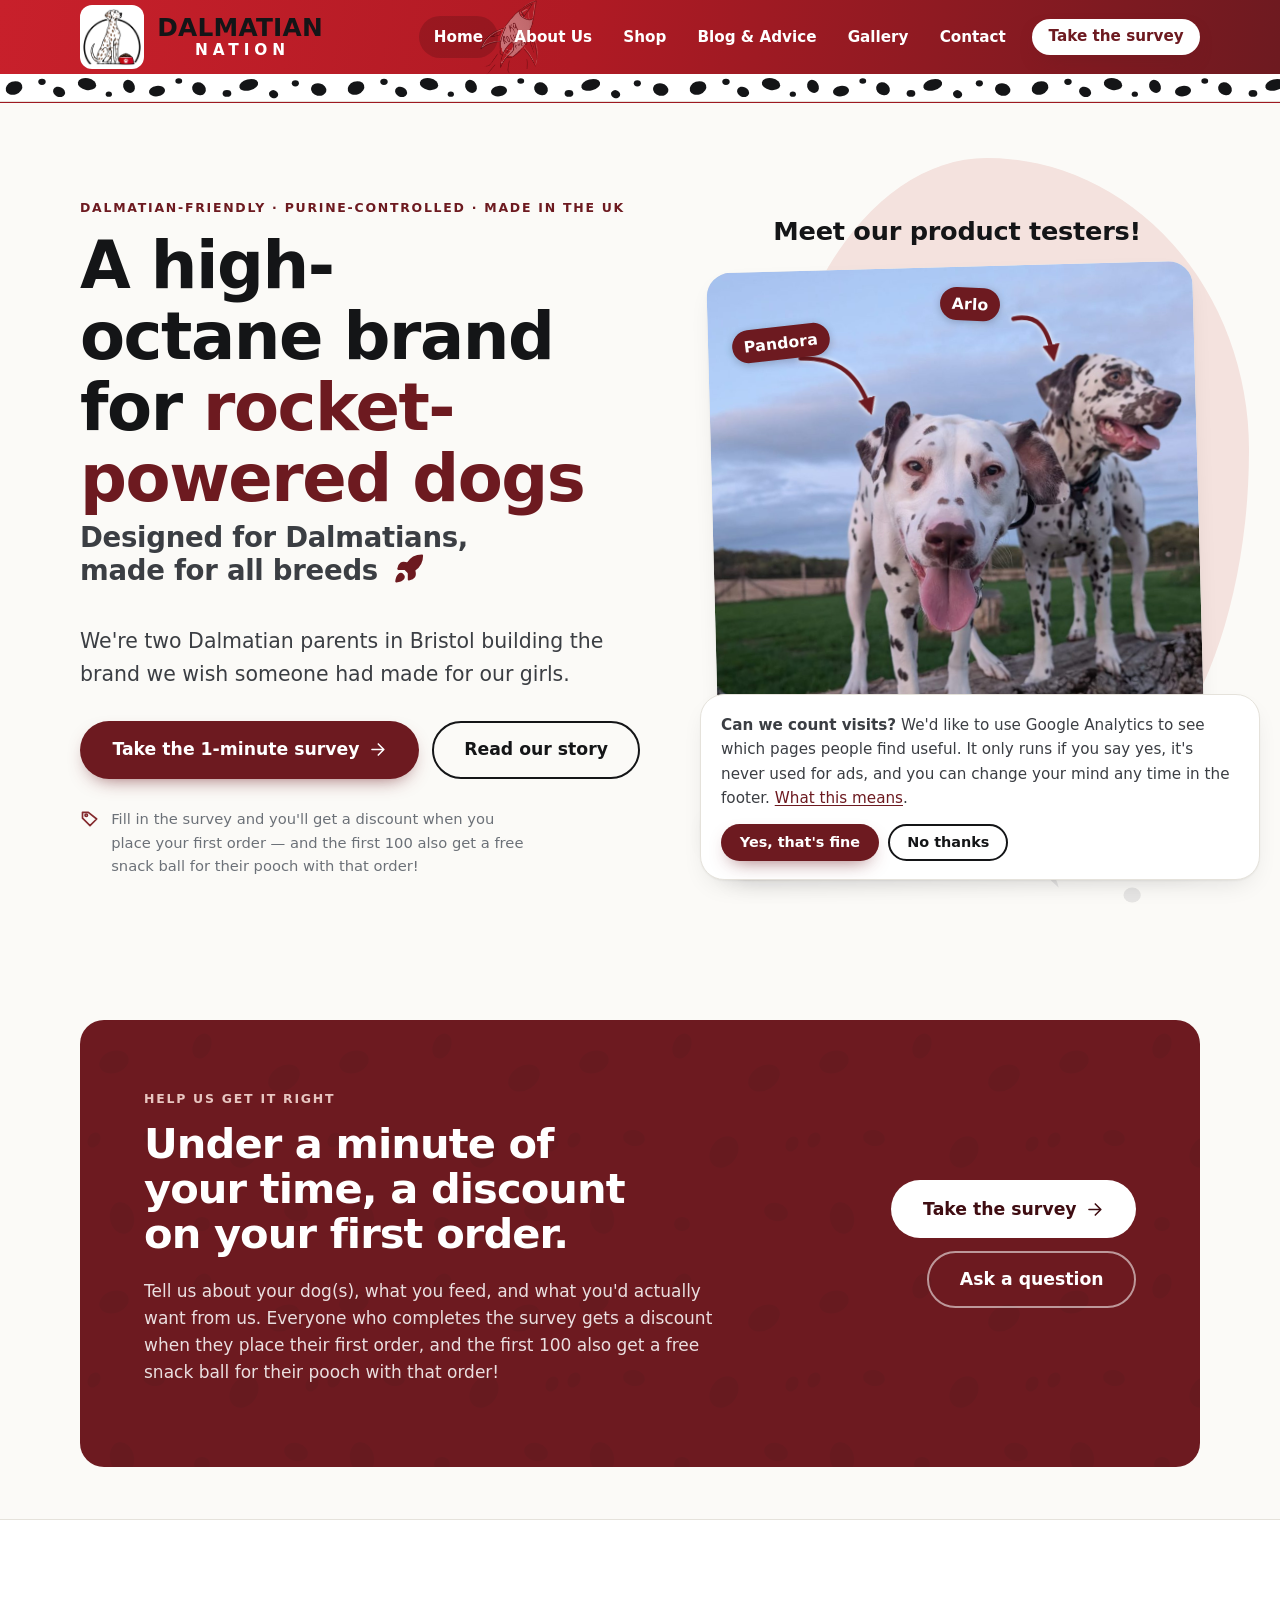
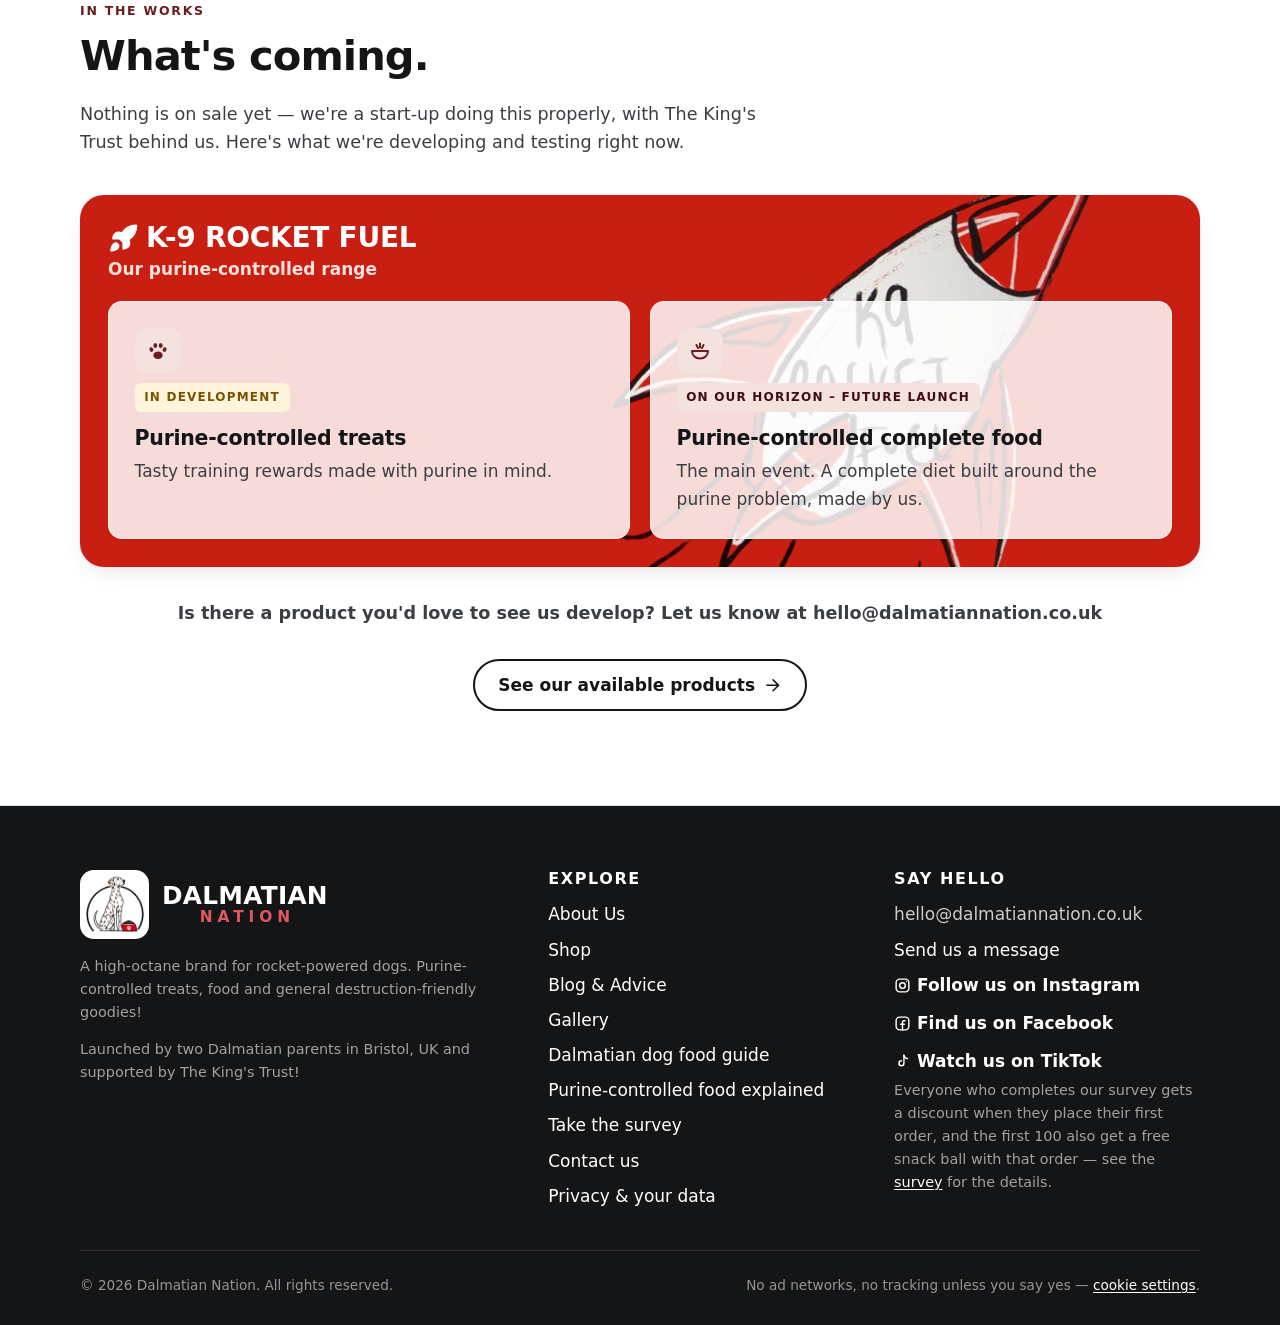
<file: index.html>
<!doctype html>
<html lang="en-GB">
<head>
<meta charset="utf-8">
<meta name="viewport" content="width=device-width, initial-scale=1">
<meta http-equiv="Content-Security-Policy" content="default-src 'self'; script-src 'self' https://www.googletagmanager.com; style-src 'self'; img-src 'self' data: https://www.googletagmanager.com https://*.google-analytics.com https://*.analytics.google.com; font-src 'self'; connect-src 'self' https://api.web3forms.com https://script.google.com https://script.googleusercontent.com https://www.googletagmanager.com https://*.google-analytics.com https://*.analytics.google.com; form-action https://api.web3forms.com; base-uri 'self'; object-src 'none'; upgrade-insecure-requests">
<meta name="referrer" content="strict-origin-when-cross-origin">
<title>Dalmatian Nation — purine-controlled complete dog food for Dalmatians, UK</title>
<meta name="description" content="Purine-controlled complete dog food designed for Dalmatians and dogs with urinary issues (HUA), made in the UK by two Dalmatian parents. Honest ingredients, no silent recipe changes. Take the survey for a discount on your first order.">
<meta name="robots" content="index, follow, max-image-preview:large, max-snippet:-1, max-video-preview:-1">
<link rel="canonical" href="https://dalmatiannation.co.uk/">
<meta name="theme-color" content="#c8202b">
<meta name="author" content="Dalmatian Nation">
<meta property="og:site_name" content="Dalmatian Nation">
<meta property="og:locale" content="en_GB">
<meta property="og:type" content="website">
<meta property="og:title" content="Dalmatian Nation — purine-controlled complete dog food for Dalmatians, UK">
<meta property="og:description" content="Purine-controlled complete dog food designed for Dalmatians and dogs with urinary issues (HUA), made in the UK by two Dalmatian parents. Honest ingredients, no silent recipe changes. Take the survey for a discount on your first order.">
<meta property="og:url" content="https://dalmatiannation.co.uk/">
<meta property="og:image" content="https://dalmatiannation.co.uk/assets/img/og.jpg">
<meta property="og:image:width" content="1200">
<meta property="og:image:height" content="630">
<meta property="og:image:alt" content="Dalmatian Nation — Pandora and Arlo, our Dalmatians">
<meta name="twitter:card" content="summary_large_image">
<meta name="twitter:title" content="Dalmatian Nation — purine-controlled complete dog food for Dalmatians, UK">
<meta name="twitter:description" content="Purine-controlled complete dog food designed for Dalmatians and dogs with urinary issues (HUA), made in the UK by two Dalmatian parents. Honest ingredients, no silent recipe changes. Take the survey for a discount on your first order.">
<meta name="twitter:image" content="https://dalmatiannation.co.uk/assets/img/og.jpg">
<meta name="dn-ga" content="G-V9R9HJWNVW">
<link rel="icon" href="/assets/img/favicon.png" type="image/png" sizes="512x512">
<link rel="apple-touch-icon" href="/assets/img/apple-touch-icon.png">
<link rel="preload" as="image" href="/assets/img/photos/hero.jpg?v=95f3ed8e" fetchpriority="high">
<link rel="stylesheet" href="/assets/css/site.css?v=6e52f9ec">
<script type="application/ld+json">{"@context":"https://schema.org","@graph":[{"@type":"Organization","@id":"https://dalmatiannation.co.uk/#organization","name":"Dalmatian Nation","url":"https://dalmatiannation.co.uk/","logo":"https://dalmatiannation.co.uk/assets/img/logo.png","image":"https://dalmatiannation.co.uk/assets/img/og.jpg","description":"Purine-controlled complete dog food designed for Dalmatians, made in the UK.","contactPoint":{"@type":"ContactPoint","contactType":"customer service","url":"https://dalmatiannation.co.uk/contact","availableLanguage":"en"},"address":{"@type":"PostalAddress","addressLocality":"Bristol","addressRegion":"England","addressCountry":"GB"},"areaServed":"GB","knowsAbout":["Dalmatian dog food","purine-controlled dog food","low purine diet for dogs","HUA Dalmatians","urate stones in dogs"],"foundingDate":"2026","sameAs":["https://www.instagram.com/dalmatiannationltd/","https://www.facebook.com/people/Dalmatian-Nation/61595199105336/","https://www.tiktok.com/@dalmatiannationltd"]},{"@type":"WebSite","@id":"https://dalmatiannation.co.uk/#website","name":"Dalmatian Nation","url":"https://dalmatiannation.co.uk/","publisher":{"@id":"https://dalmatiannation.co.uk/#organization"},"inLanguage":"en-GB"},{"@type":"WebPage","name":"Dalmatian Nation — purine-controlled complete dog food for Dalmatians, UK","description":"Purine-controlled complete dog food designed for Dalmatians and dogs with urinary issues (HUA), made in the UK by two Dalmatian parents. Honest ingredients, no silent recipe changes. Take the survey for a discount on your first order.","url":"https://dalmatiannation.co.uk/","isPartOf":{"@id":"https://dalmatiannation.co.uk/#website"},"about":{"@id":"https://dalmatiannation.co.uk/#organization"},"primaryImageOfPage":"https://dalmatiannation.co.uk/assets/img/og.jpg","inLanguage":"en-GB"}]}</script>
</head>
<body class="page-home">
<a class="skip" href="#main">Skip to content</a>

<header class="site-header">
  <div class="wrap">
    <a class="brand brand-header" href="/" aria-label="Dalmatian Nation — home">
            <span class="brand-dog"><img src="/assets/img/logo-mark.png?v=4327d60c" alt="" width="512" height="512" decoding="async"></span>
      <span class="brand-name" aria-hidden="true">Dalmatian<span>Nation</span></span>
    </a>
    <button class="nav-toggle" type="button" aria-expanded="false" aria-controls="site-nav">
      <span class="nav-toggle-bars" aria-hidden="true"></span>
      <span>Menu</span>
    </button>
    <nav id="site-nav" class="nav" aria-label="Main">
              <a href="/" class="is-active" aria-current="page">Home</a>
              <a href="/about-us">About Us</a>
              <a href="/shop">Shop</a>
              <a href="/blog">Blog &amp; Advice</a>
              <a href="/gallery">Gallery</a>
              <a href="/contact">Contact</a>
            <a href="/survey" class="btn btn-primary btn-sm">Take the survey</a>
    </nav>
  </div>
</header>

<main id="main">

<section class="hero">
  <div class="wrap">
    <div class="hero-copy">
      <span class="eyebrow">Dalmatian-friendly &middot; Purine-controlled &middot; Made in the UK</span>
      <h1>A high-octane brand for <em>rocket-powered dogs</em> <span class="h1-sub">Designed for Dalmatians, made for all breeds <svg class="h1-rocket" viewBox="0 0 24 24" fill="none" stroke="currentColor" stroke-width="2" stroke-linecap="round" stroke-linejoin="round" aria-hidden="true" focusable="false"><path d="M4.5 16.5c-1.5 1.26-2 5-2 5s3.74-.5 5-2c.71-.84.7-2.13-.09-2.91a2.18 2.18 0 0 0-2.91-.09z"/><path d="m12 15-3-3a22 22 0 0 1 2-3.95A12.88 12.88 0 0 1 22 2c0 2.72-.78 7.5-6 11a22.35 22.35 0 0 1-4 2z"/><path d="M9 12H4s.55-3.03 2-4c1.62-1.08 5 0 5 0"/><path d="M12 15v5s3.03-.55 4-2c1.08-1.62 0-5 0-5"/></svg></span></h1>
      <p class="lede">We're two Dalmatian parents in Bristol building the brand we wish someone had made for our girls.</p>
      <div class="actions">
        <a class="btn btn-primary btn-lg" href="/survey">Take the 1-minute survey <svg viewBox="0 0 24 24" fill="none" stroke="currentColor" stroke-width="2" stroke-linecap="round" stroke-linejoin="round" aria-hidden="true" focusable="false"><path d="M5 12h14M13 5l7 7-7 7"/></svg></a>
        <a class="btn btn-ghost btn-lg" href="/about-us">Read our story</a>
      </div>
      <p class="hero-note"><svg viewBox="0 0 24 24" fill="none" stroke="currentColor" stroke-width="2" stroke-linecap="round" stroke-linejoin="round" aria-hidden="true" focusable="false"><path d="m20 12-8 8-9-9V4h7z"/><circle cx="7.5" cy="7.5" r="1.5"/></svg><span>Fill in the survey and you'll get a discount when you place your first order — and the first 100 also get a free snack ball for their pooch with that order!</span></p>
    </div>
    <div class="hero-art">
      <p class="hero-art-title">Meet our product testers!</p>
      <div class="frame"><img src="/assets/img/photos/hero.jpg?v=95f3ed8e" alt="Pandora and Arlo, our two Dalmatians, standing on a fallen tree in a field" width="480" height="600" fetchpriority="high" decoding="async">
                <svg class="dog-arrows" viewBox="0 0 100 125" preserveAspectRatio="xMidYMid slice" aria-hidden="true" focusable="false">
          <defs><marker id="dog-arrow-head" viewBox="0 0 10 10" refX="7" refY="5" markerWidth="4" markerHeight="4" orient="auto-start-reverse"><path d="M0 0 10 5 0 10z" fill="currentColor"/></marker></defs>
          <path d="M19 18 C 27 18, 31 22, 33 29" marker-end="url(#dog-arrow-head)"/>
          <path d="M63 11 C 68 10, 70 13, 71 19" marker-end="url(#dog-arrow-head)"/>
        </svg>
        <span class="dog-tag dog-tag-1" aria-hidden="true">Pandora</span>
        <span class="dog-tag dog-tag-2" aria-hidden="true">Arlo</span>
      </div>
      <div class="hero-badge"><span class="dot"><svg viewBox="0 0 24 24" fill="none" stroke="currentColor" stroke-width="2" stroke-linecap="round" stroke-linejoin="round" aria-hidden="true" focusable="false"><path d="m12 3 2.8 5.7 6.2.9-4.5 4.4 1.1 6.2L12 17.3 6.4 20.2l1.1-6.2L3 9.6l6.2-.9z"/></svg></span> Supported by The King's Trust</div>
    </div>
  </div>
</section>

<section class="section-tight">
  <div class="wrap">
    <div class="band">
      <div class="inner">
        <div>
          <span class="eyebrow">Help us get it right</span>
          <h2>Under a minute of your time, a discount on your first order.</h2>
          <p>Tell us about your dog(s), what you feed, and what you'd actually want from us. Everyone who completes the survey gets a discount when they place their first order, and the first 100 also get a free snack ball for their pooch with that order!</p>
        </div>
        <div class="actions">
          <a class="btn btn-light btn-lg" href="/survey">Take the survey <svg viewBox="0 0 24 24" fill="none" stroke="currentColor" stroke-width="2" stroke-linecap="round" stroke-linejoin="round" aria-hidden="true" focusable="false"><path d="M5 12h14M13 5l7 7-7 7"/></svg></a>
          <a class="btn btn-ghost-light btn-lg" href="/contact">Ask a question</a>
        </div>
      </div>
    </div>
  </div>
</section>

<section class="section section-alt" id="products">
  <div class="wrap">
    <div class="section-head">
      <span class="eyebrow">In the works</span>
      <h2>What's coming.</h2>
      <p>Nothing is on sale yet — we're a start-up doing this properly, with The King's Trust behind us. Here's what we're developing and testing right now.</p>
    </div>
    <div class="product-range">
      <div class="range-body">
        <div class="range-head">
          <h3 class="range-name"><svg class="range-rocket" viewBox="0 0 24 24" fill="none" stroke="currentColor" stroke-width="2" stroke-linecap="round" stroke-linejoin="round" aria-hidden="true" focusable="false"><path d="M4.5 16.5c-1.5 1.26-2 5-2 5s3.74-.5 5-2c.71-.84.7-2.13-.09-2.91a2.18 2.18 0 0 0-2.91-.09z"/><path d="m12 15-3-3a22 22 0 0 1 2-3.95A12.88 12.88 0 0 1 22 2c0 2.72-.78 7.5-6 11a22.35 22.35 0 0 1-4 2z"/><path d="M9 12H4s.55-3.03 2-4c1.62-1.08 5 0 5 0"/><path d="M12 15v5s3.03-.55 4-2c1.08-1.62 0-5 0-5"/></svg>K-9 Rocket Fuel</h3>
          <p class="range-sub">Our purine-controlled range</p>
        </div>
        <div class="products">
          <article class="product">
            <div class="icon"><svg viewBox="0 0 24 24" fill="none" stroke="currentColor" stroke-width="2" stroke-linecap="round" stroke-linejoin="round" aria-hidden="true" focusable="false"><ellipse cx="12" cy="16.2" rx="4.6" ry="3.8" fill="currentColor" stroke="none"/><ellipse cx="5.4" cy="10.6" rx="1.9" ry="2.4" transform="rotate(-20 5.4 10.6)" fill="currentColor" stroke="none"/><ellipse cx="9.3" cy="6.6" rx="1.9" ry="2.5" fill="currentColor" stroke="none"/><ellipse cx="14.7" cy="6.6" rx="1.9" ry="2.5" fill="currentColor" stroke="none"/><ellipse cx="18.6" cy="10.6" rx="1.9" ry="2.4" transform="rotate(20 18.6 10.6)" fill="currentColor" stroke="none"/></svg></div>
            <span class="status testing">In development</span>
            <h3>Purine-controlled treats</h3>
            <p>Tasty training rewards made with purine in mind.</p>
          </article>
          <article class="product">
            <div class="icon"><svg viewBox="0 0 24 24" fill="none" stroke="currentColor" stroke-width="2" stroke-linecap="round" stroke-linejoin="round" aria-hidden="true" focusable="false"><path d="M4 12h16c0 4.5-3.5 7.5-8 7.5S4 16.5 4 12z"/><path d="M12 4.5v4M8.5 6l1.5 3M15.5 6 14 9"/></svg></div>
            <span class="status making">On our horizon &ndash; future launch</span>
            <h3>Purine-controlled complete food</h3>
            <p>The main event. A complete diet built around the purine problem, made by us.</p>
          </article>
        </div>
      </div>
    </div>
              <p class="center product-ask">Is there a product you'd love to see us develop? Let us know at <span class="email-protect" data-u="olleh" data-d="ku.oc.noitannaitamlad">hello [at] dalmatiannation [dot] co [dot] uk</span></p>
        <p class="center more-link"><a class="btn btn-ghost" href="/shop">See our available products <svg viewBox="0 0 24 24" fill="none" stroke="currentColor" stroke-width="2" stroke-linecap="round" stroke-linejoin="round" aria-hidden="true" focusable="false"><path d="M5 12h14M13 5l7 7-7 7"/></svg></a></p>
  </div>
</section>

</main>

<footer class="site-footer">
  <div class="wrap">
    <div class="footer-grid">
      <div class="footer-brand">
        <a class="brand brand-header brand-footer" href="/" aria-label="Dalmatian Nation — home">
          <span class="brand-dog"><img src="/assets/img/logo-mark.png?v=4327d60c" alt="" width="512" height="512" decoding="async" loading="lazy"></span>
          <span class="brand-name" aria-hidden="true">Dalmatian<span>Nation</span></span>
        </a>
        <p class="footer-note">A high-octane brand for rocket-powered dogs. Purine-controlled treats, food and general destruction-friendly goodies!</p>
        <p class="footer-note">Launched by two Dalmatian parents in Bristol, UK and supported by The King's Trust!</p>
      </div>

      <div>
        <h4>Explore</h4>
        <ul class="footer-links">
          <li><a href="/about-us">About Us</a></li>
          <li><a href="/shop">Shop</a></li>
          <li><a href="/blog">Blog &amp; Advice</a></li>
          <li><a href="/gallery">Gallery</a></li>
          <li><a href="/dalmatian-dog-food">Dalmatian dog food guide</a></li>
          <li><a href="/purine-controlled-dog-food">Purine-controlled food explained</a></li>
          <li><a href="/survey">Take the survey</a></li>
          <li><a href="/contact">Contact us</a></li>
          <li><a href="/privacy">Privacy &amp; your data</a></li>
        </ul>
      </div>

      <div>
        <h4>Say hello</h4>
        <ul class="footer-links">
                      <li><span class="email-protect" data-u="olleh" data-d="ku.oc.noitannaitamlad">hello [at] dalmatiannation [dot] co [dot] uk</span></li>
                    <li><a href="/contact">Send us a message</a></li>
                      <li><a class="ig-link" href="https://www.instagram.com/dalmatiannationltd/" rel="noopener me" target="_blank"><svg class="inline-icon" viewBox="0 0 24 24" fill="none" stroke="currentColor" stroke-width="2" stroke-linecap="round" stroke-linejoin="round" aria-hidden="true" focusable="false"><rect x="3" y="3" width="18" height="18" rx="5"/><circle cx="12" cy="12" r="4"/><circle cx="17.5" cy="6.5" r="1" fill="currentColor" stroke="none"/></svg>Follow us on Instagram</a></li>
                                <li><a class="ig-link" href="https://www.facebook.com/people/Dalmatian-Nation/61595199105336/" rel="noopener me" target="_blank"><svg class="inline-icon" viewBox="0 0 24 24" fill="none" stroke="currentColor" stroke-width="2" stroke-linecap="round" stroke-linejoin="round" aria-hidden="true" focusable="false"><rect x="3" y="3" width="18" height="18" rx="5"/><path d="M15.5 8H14a2 2 0 0 0-2 2v11M9.5 13h5"/></svg>Find us on Facebook</a></li>
                                <li><a class="ig-link" href="https://www.tiktok.com/@dalmatiannationltd" rel="noopener me" target="_blank"><svg class="inline-icon" viewBox="0 0 24 24" fill="none" stroke="currentColor" stroke-width="2" stroke-linecap="round" stroke-linejoin="round" aria-hidden="true" focusable="false"><path d="M14 3v11.5a3.5 3.5 0 1 1-3.5-3.5"/><path d="M14 3c.4 2.6 2.4 4.6 5 5"/></svg>Watch us on TikTok</a></li>
                  </ul>
        <p class="footer-note">Everyone who completes our survey gets a discount when they place their first order, and the first 100 also get a free snack ball with that order — see the <a href="/survey">survey</a> for the details.</p>
      </div>
    </div>

    <div class="footer-fine">
      <span>&copy; 2026 Dalmatian Nation. All rights reserved.</span>
              <span>No ad networks, no tracking unless you say yes — <a href="#" data-cookie-settings>cookie settings</a>.</span>
          </div>
  </div>
</footer>

<div class="cookie-banner" id="cookie-banner" role="region" aria-label="Cookie choice" hidden>
  <p><strong>Can we count visits?</strong> We'd like to use Google Analytics to see which pages people find useful. It only runs if you say yes, it's never used for ads, and you can change your mind any time in the footer. <a href="/privacy#cookies">What this means</a>.</p>
  <div class="cookie-actions">
    <button type="button" class="btn btn-primary btn-sm" data-consent="yes">Yes, that's fine</button>
    <button type="button" class="btn btn-ghost btn-sm" data-consent="no">No thanks</button>
  </div>
</div>

<script src="/assets/js/site.js?v=43b941c6" defer></script>
</body>
</html>
</file>
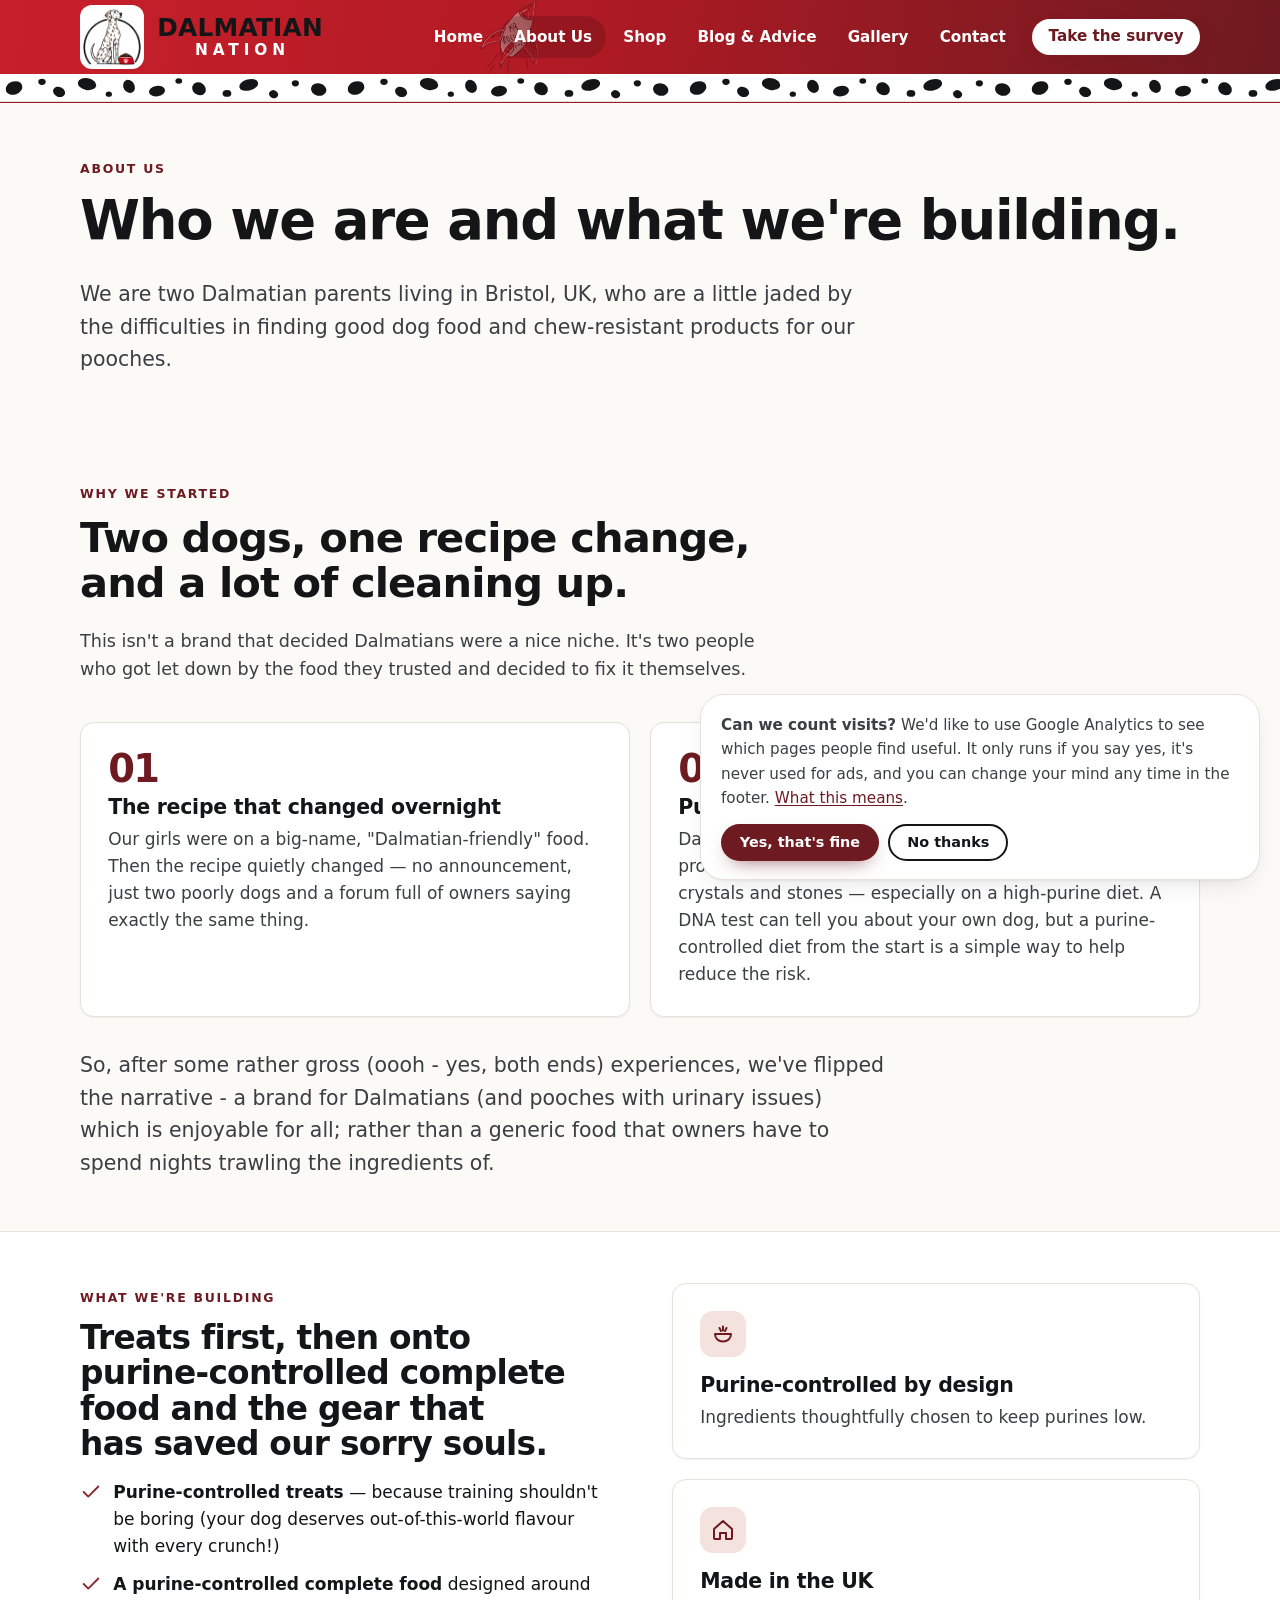
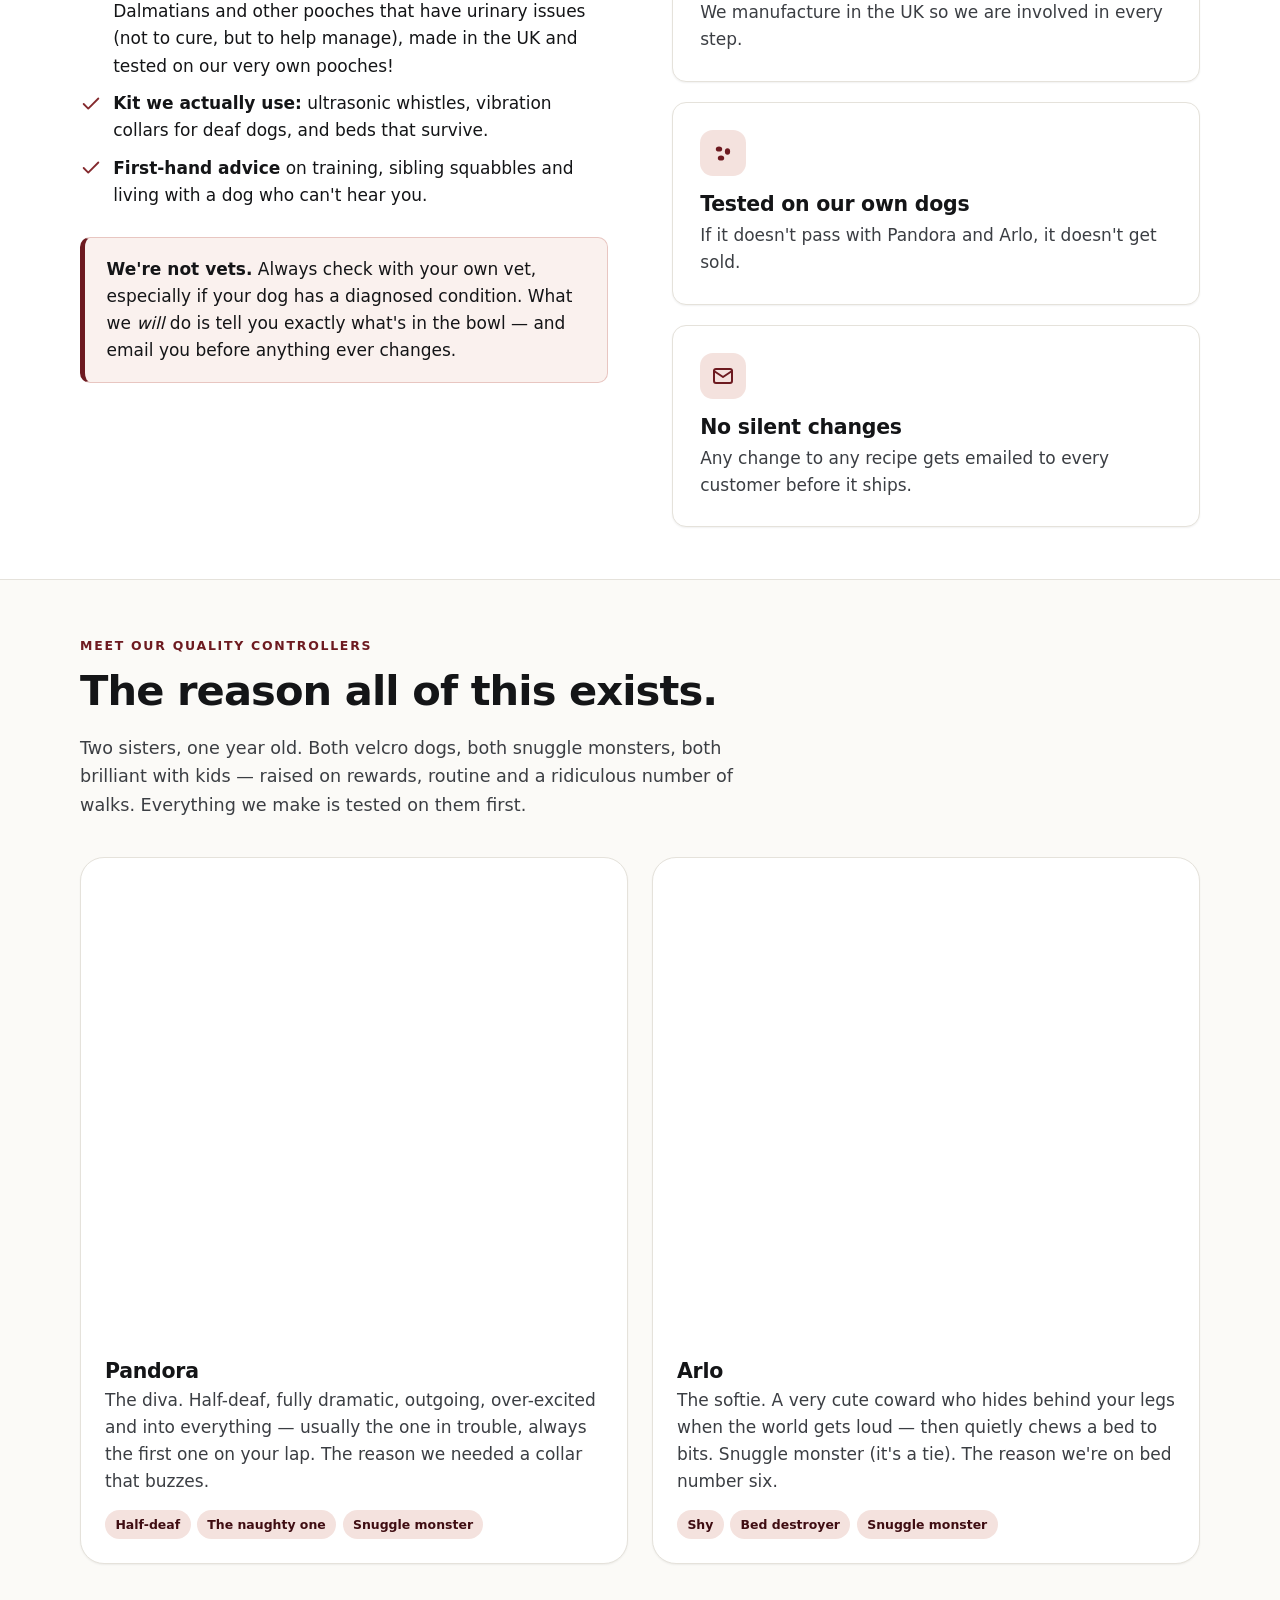
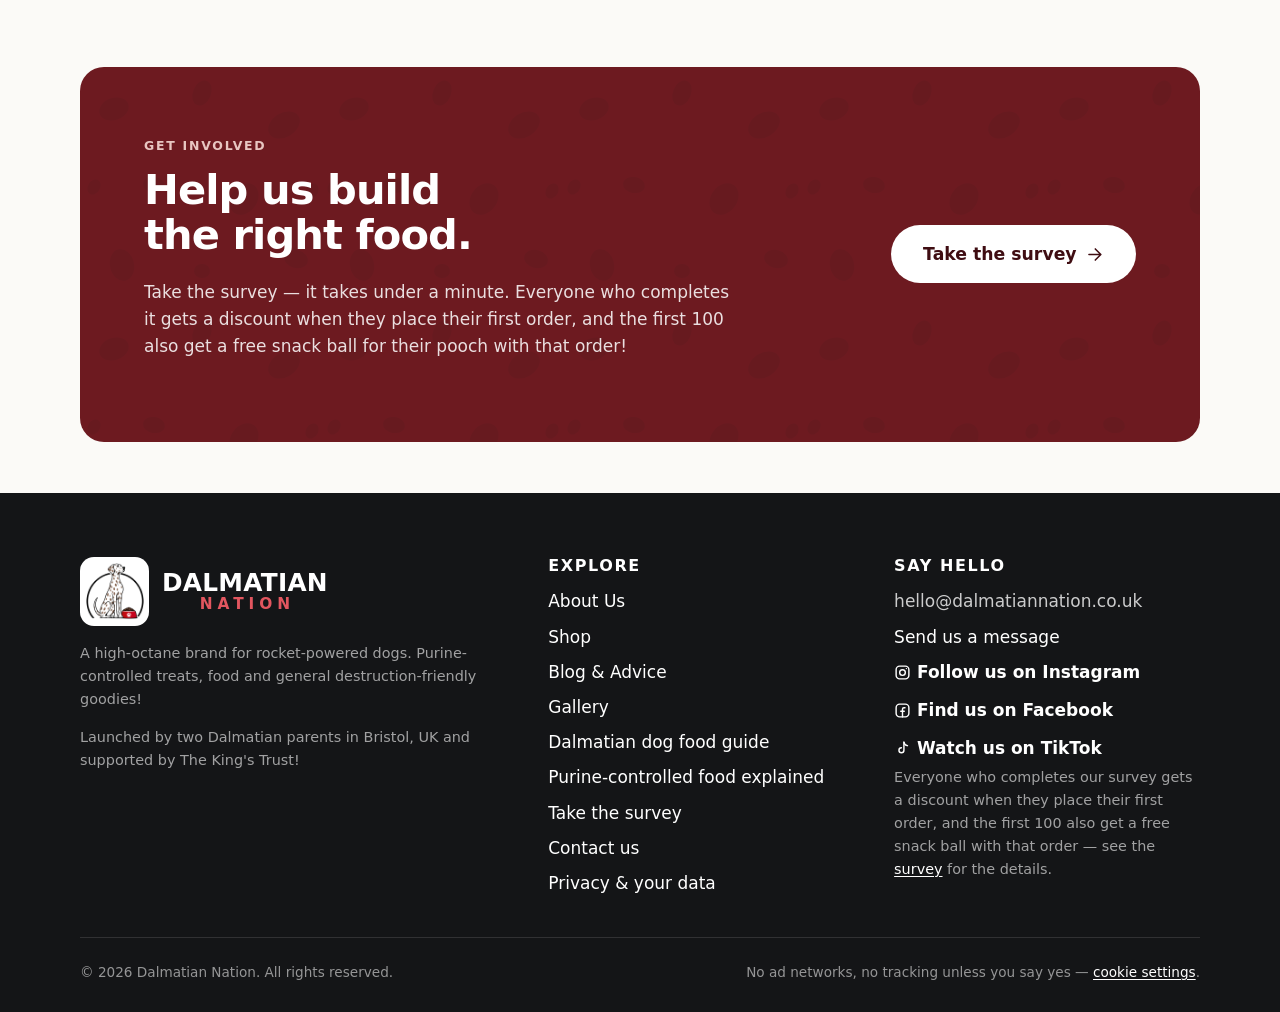
<file: about-us.html>
<!doctype html>
<html lang="en-GB">
<head>
<meta charset="utf-8">
<meta name="viewport" content="width=device-width, initial-scale=1">
<meta http-equiv="Content-Security-Policy" content="default-src 'self'; script-src 'self' https://www.googletagmanager.com; style-src 'self'; img-src 'self' data: https://www.googletagmanager.com https://*.google-analytics.com https://*.analytics.google.com; font-src 'self'; connect-src 'self' https://api.web3forms.com https://script.google.com https://script.googleusercontent.com https://www.googletagmanager.com https://*.google-analytics.com https://*.analytics.google.com; form-action https://api.web3forms.com; base-uri 'self'; object-src 'none'; upgrade-insecure-requests">
<meta name="referrer" content="strict-origin-when-cross-origin">
<title>About Us — two Dalmatian parents, purine-controlled food · Dalmatian Nation</title>
<meta name="description" content="Why we started Dalmatian Nation after a &quot;Dalmatian-friendly&quot; food changed its recipe without telling anyone, what we&apos;re building (purine-controlled complete food, made in the UK), and the two spotty pooches behind it all — Pandora and Arlo.">
<meta name="robots" content="index, follow, max-image-preview:large, max-snippet:-1, max-video-preview:-1">
<link rel="canonical" href="https://dalmatiannation.co.uk/about-us">
<meta name="theme-color" content="#c8202b">
<meta name="author" content="Dalmatian Nation">
<meta property="og:site_name" content="Dalmatian Nation">
<meta property="og:locale" content="en_GB">
<meta property="og:type" content="website">
<meta property="og:title" content="About Us — two Dalmatian parents, purine-controlled food · Dalmatian Nation">
<meta property="og:description" content="Why we started Dalmatian Nation after a &quot;Dalmatian-friendly&quot; food changed its recipe without telling anyone, what we&apos;re building (purine-controlled complete food, made in the UK), and the two spotty pooches behind it all — Pandora and Arlo.">
<meta property="og:url" content="https://dalmatiannation.co.uk/about-us">
<meta property="og:image" content="https://dalmatiannation.co.uk/assets/img/og.jpg">
<meta property="og:image:width" content="1200">
<meta property="og:image:height" content="630">
<meta property="og:image:alt" content="Dalmatian Nation — Pandora and Arlo, our Dalmatians">
<meta name="twitter:card" content="summary_large_image">
<meta name="twitter:title" content="About Us — two Dalmatian parents, purine-controlled food · Dalmatian Nation">
<meta name="twitter:description" content="Why we started Dalmatian Nation after a &quot;Dalmatian-friendly&quot; food changed its recipe without telling anyone, what we&apos;re building (purine-controlled complete food, made in the UK), and the two spotty pooches behind it all — Pandora and Arlo.">
<meta name="twitter:image" content="https://dalmatiannation.co.uk/assets/img/og.jpg">
<meta name="dn-ga" content="G-V9R9HJWNVW">
<link rel="icon" href="/assets/img/favicon.png" type="image/png" sizes="512x512">
<link rel="apple-touch-icon" href="/assets/img/apple-touch-icon.png">
<link rel="stylesheet" href="/assets/css/site.css?v=6e52f9ec">
<script type="application/ld+json">{"@context":"https://schema.org","@graph":[{"@type":"Organization","@id":"https://dalmatiannation.co.uk/#organization","name":"Dalmatian Nation","url":"https://dalmatiannation.co.uk/","logo":"https://dalmatiannation.co.uk/assets/img/logo.png","image":"https://dalmatiannation.co.uk/assets/img/og.jpg","description":"Purine-controlled complete dog food designed for Dalmatians, made in the UK.","contactPoint":{"@type":"ContactPoint","contactType":"customer service","url":"https://dalmatiannation.co.uk/contact","availableLanguage":"en"},"address":{"@type":"PostalAddress","addressLocality":"Bristol","addressRegion":"England","addressCountry":"GB"},"areaServed":"GB","knowsAbout":["Dalmatian dog food","purine-controlled dog food","low purine diet for dogs","HUA Dalmatians","urate stones in dogs"],"foundingDate":"2026","sameAs":["https://www.instagram.com/dalmatiannationltd/","https://www.facebook.com/people/Dalmatian-Nation/61595199105336/","https://www.tiktok.com/@dalmatiannationltd"]},{"@type":"WebSite","@id":"https://dalmatiannation.co.uk/#website","name":"Dalmatian Nation","url":"https://dalmatiannation.co.uk/","publisher":{"@id":"https://dalmatiannation.co.uk/#organization"},"inLanguage":"en-GB"},{"@type":"AboutPage","name":"About Us — two Dalmatian parents, purine-controlled food · Dalmatian Nation","description":"Why we started Dalmatian Nation after a \"Dalmatian-friendly\" food changed its recipe without telling anyone, what we're building (purine-controlled complete food, made in the UK), and the two spotty pooches behind it all — Pandora and Arlo.","url":"https://dalmatiannation.co.uk/about-us","isPartOf":{"@id":"https://dalmatiannation.co.uk/#website"},"about":{"@id":"https://dalmatiannation.co.uk/#organization"},"primaryImageOfPage":"https://dalmatiannation.co.uk/assets/img/og.jpg","inLanguage":"en-GB"},{"@type":"BreadcrumbList","itemListElement":[{"@type":"ListItem","position":1,"name":"Home","item":"https://dalmatiannation.co.uk/"},{"@type":"ListItem","position":2,"name":"About us","item":"https://dalmatiannation.co.uk/about-us"}]}]}</script>
</head>
<body class="page-about-us">
<a class="skip" href="#main">Skip to content</a>

<header class="site-header">
  <div class="wrap">
    <a class="brand brand-header" href="/" aria-label="Dalmatian Nation — home">
            <span class="brand-dog"><img src="/assets/img/logo-mark.png?v=4327d60c" alt="" width="512" height="512" decoding="async"></span>
      <span class="brand-name" aria-hidden="true">Dalmatian<span>Nation</span></span>
    </a>
    <button class="nav-toggle" type="button" aria-expanded="false" aria-controls="site-nav">
      <span class="nav-toggle-bars" aria-hidden="true"></span>
      <span>Menu</span>
    </button>
    <nav id="site-nav" class="nav" aria-label="Main">
              <a href="/">Home</a>
              <a href="/about-us" class="is-active" aria-current="page">About Us</a>
              <a href="/shop">Shop</a>
              <a href="/blog">Blog &amp; Advice</a>
              <a href="/gallery">Gallery</a>
              <a href="/contact">Contact</a>
            <a href="/survey" class="btn btn-primary btn-sm">Take the survey</a>
    </nav>
  </div>
</header>

<main id="main">

<section class="page-head">
  <div class="wrap">
    <span class="eyebrow">About us</span>
    <h1>Who we are and what we're building.</h1>
    <p class="lede">We are two Dalmatian parents living in Bristol, UK, who are a little jaded by the difficulties in finding good dog food and chew-resistant products for our pooches.</p>
  </div>
</section>

<section class="section-tight" id="why">
  <div class="wrap">
    <div class="section-head">
      <span class="eyebrow">Why we started</span>
      <h2>Two dogs, one recipe change, and a lot of cleaning up.</h2>
      <p>This isn't a brand that decided Dalmatians were a nice niche. It's two people who got let down by the food they trusted and decided to fix it themselves.</p>
    </div>
    <div class="cards">
      <article class="card">
        <div class="card-num">01</div>
        <h3>The recipe that changed overnight</h3>
        <p>Our girls were on a big-name, "Dalmatian-friendly" food. Then the recipe quietly changed — no announcement, just two poorly dogs and a forum full of owners saying exactly the same thing.</p>
      </article>
      <article class="card">
        <div class="card-num">02</div>
        <h3>Purines are a Dalmatian thing</h3>
        <p>Dalmatians can have a gene that changes how they process purines, which can make them prone to urate crystals and stones — especially on a high-purine diet. A DNA test can tell you about your own dog, but a purine-controlled diet from the start is a simple way to help reduce the risk.</p>
      </article>
    </div>
    <p class="lede section-close">So, after some rather gross (oooh - yes, both ends) experiences, we've flipped the narrative - a brand for Dalmatians (and pooches with urinary issues) which is enjoyable for all; rather than a generic food that owners have to spend nights trawling the ingredients of.</p>
  </div>
</section>

<section class="section section-alt" id="what">
  <div class="wrap split">
    <div>
      <span class="eyebrow">What we're building</span>
      <h2>Treats first, then onto purine-controlled complete food and the gear that has saved our sorry souls.</h2>
      <ul class="checklist">
        <li><svg viewBox="0 0 24 24" fill="none" stroke="currentColor" stroke-width="2" stroke-linecap="round" stroke-linejoin="round" aria-hidden="true" focusable="false"><path d="M20 6 9 17l-5-5"/></svg><span><strong>Purine-controlled treats</strong> — because training shouldn't be boring (your dog deserves out-of-this-world flavour with every crunch!)</span></li>
        <li><svg viewBox="0 0 24 24" fill="none" stroke="currentColor" stroke-width="2" stroke-linecap="round" stroke-linejoin="round" aria-hidden="true" focusable="false"><path d="M20 6 9 17l-5-5"/></svg><span><strong>A purine-controlled complete food</strong> designed around Dalmatians and other pooches that have urinary issues (not to cure, but to help manage), made in the UK and tested on our very own pooches!</span></li>
        <li><svg viewBox="0 0 24 24" fill="none" stroke="currentColor" stroke-width="2" stroke-linecap="round" stroke-linejoin="round" aria-hidden="true" focusable="false"><path d="M20 6 9 17l-5-5"/></svg><span><strong>Kit we actually use:</strong> ultrasonic whistles, vibration collars for deaf dogs, and beds that survive.</span></li>
        <li><svg viewBox="0 0 24 24" fill="none" stroke="currentColor" stroke-width="2" stroke-linecap="round" stroke-linejoin="round" aria-hidden="true" focusable="false"><path d="M20 6 9 17l-5-5"/></svg><span><strong>First-hand advice</strong> on training, sibling squabbles and living with a dog who can't hear you.</span></li>
      </ul>
      <div class="callout">
        <p><strong>We're not vets.</strong> Always check with your own vet, especially if your dog has a diagnosed condition. What we <em>will</em> do is tell you exactly what's in the bowl — and email you before anything ever changes.</p>
      </div>
    </div>
    <div class="cards">
      <article class="card">
        <div class="icon"><svg viewBox="0 0 24 24" fill="none" stroke="currentColor" stroke-width="2" stroke-linecap="round" stroke-linejoin="round" aria-hidden="true" focusable="false"><path d="M4 12h16c0 4.5-3.5 7.5-8 7.5S4 16.5 4 12z"/><path d="M12 4.5v4M8.5 6l1.5 3M15.5 6 14 9"/></svg></div>
        <h3>Purine-controlled by design</h3>
        <p>Ingredients thoughtfully chosen to keep purines low.</p>
      </article>
      <article class="card">
        <div class="icon"><svg viewBox="0 0 24 24" fill="none" stroke="currentColor" stroke-width="2" stroke-linecap="round" stroke-linejoin="round" aria-hidden="true" focusable="false"><path d="m3 11 9-8 9 8v9a1 1 0 0 1-1 1h-5v-6H9v6H4a1 1 0 0 1-1-1z"/></svg></div>
        <h3>Made in the UK</h3>
        <p>We manufacture in the UK so we are involved in every step.</p>
      </article>
      <article class="card">
        <div class="icon"><svg viewBox="0 0 24 24" fill="none" stroke="currentColor" stroke-width="2" stroke-linecap="round" stroke-linejoin="round" aria-hidden="true" focusable="false"><ellipse cx="8" cy="8" rx="3.2" ry="2.6" fill="currentColor" stroke="none"/><ellipse cx="16.5" cy="10.5" rx="2.6" ry="3.2" fill="currentColor" stroke="none"/><ellipse cx="10" cy="17" rx="3.2" ry="2.6" fill="currentColor" stroke="none"/></svg></div>
        <h3>Tested on our own dogs</h3>
        <p>If it doesn't pass with Pandora and Arlo, it doesn't get sold.</p>
      </article>
      <article class="card">
        <div class="icon"><svg viewBox="0 0 24 24" fill="none" stroke="currentColor" stroke-width="2" stroke-linecap="round" stroke-linejoin="round" aria-hidden="true" focusable="false"><rect x="3" y="5" width="18" height="14" rx="2"/><path d="m3 7 9 6 9-6"/></svg></div>
        <h3>No silent changes</h3>
        <p>Any change to any recipe gets emailed to every customer before it ships.</p>
      </article>
    </div>
  </div>
</section>

<section class="section" id="dogs">
  <div class="wrap">
    <div class="section-head">
      <span class="eyebrow">Meet our quality controllers</span>
      <h2>The reason all of this exists.</h2>
      <p>Two sisters, one year old. Both velcro dogs, both snuggle monsters, both brilliant with kids — raised on rewards, routine and a ridiculous number of walks. Everything we make is tested on them first.</p>
    </div>
    <div class="dogs">
      <article class="dog">
        <img src="/assets/img/photos/dog-1.jpg?v=903d6f26" alt="Pandora, a liver-spotted Dalmatian, sitting on a fallen tree in a field" width="480" height="480" loading="lazy" decoding="async">
        <div class="body">
          <h3>Pandora</h3>
          <p>The diva. Half-deaf, fully dramatic, outgoing, over-excited and into everything — usually the one in trouble, always the first one on your lap. The reason we needed a collar that buzzes.</p>
          <div class="tags"><span class="tag">Half-deaf</span><span class="tag">The naughty one</span><span class="tag">Snuggle monster</span></div>
        </div>
      </article>
      <article class="dog">
        <img src="/assets/img/photos/dog-2.jpg?v=903d6f26" alt="Arlo, a liver-spotted Dalmatian, looking up at the camera indoors" width="480" height="480" loading="lazy" decoding="async">
        <div class="body">
          <h3>Arlo</h3>
          <p>The softie. A very cute coward who hides behind your legs when the world gets loud — then quietly chews a bed to bits. Snuggle monster (it's a tie). The reason we're on bed number six.</p>
          <div class="tags"><span class="tag">Shy</span><span class="tag">Bed destroyer</span><span class="tag">Snuggle monster</span></div>
        </div>
      </article>
    </div>
  </div>
</section>

<section class="section-tight">
  <div class="wrap">
    <div class="band">
      <div class="inner">
        <div>
          <span class="eyebrow">Get involved</span>
          <h2>Help us build the right food.</h2>
          <p>Take the survey — it takes under a minute. Everyone who completes it gets a discount when they place their first order, and the first 100 also get a free snack ball for their pooch with that order!</p>
        </div>
        <div class="actions">
          <a class="btn btn-light btn-lg" href="/survey">Take the survey <svg viewBox="0 0 24 24" fill="none" stroke="currentColor" stroke-width="2" stroke-linecap="round" stroke-linejoin="round" aria-hidden="true" focusable="false"><path d="M5 12h14M13 5l7 7-7 7"/></svg></a>
        </div>
      </div>
    </div>
  </div>
</section>

</main>

<footer class="site-footer">
  <div class="wrap">
    <div class="footer-grid">
      <div class="footer-brand">
        <a class="brand brand-header brand-footer" href="/" aria-label="Dalmatian Nation — home">
          <span class="brand-dog"><img src="/assets/img/logo-mark.png?v=4327d60c" alt="" width="512" height="512" decoding="async" loading="lazy"></span>
          <span class="brand-name" aria-hidden="true">Dalmatian<span>Nation</span></span>
        </a>
        <p class="footer-note">A high-octane brand for rocket-powered dogs. Purine-controlled treats, food and general destruction-friendly goodies!</p>
        <p class="footer-note">Launched by two Dalmatian parents in Bristol, UK and supported by The King's Trust!</p>
      </div>

      <div>
        <h4>Explore</h4>
        <ul class="footer-links">
          <li><a href="/about-us">About Us</a></li>
          <li><a href="/shop">Shop</a></li>
          <li><a href="/blog">Blog &amp; Advice</a></li>
          <li><a href="/gallery">Gallery</a></li>
          <li><a href="/dalmatian-dog-food">Dalmatian dog food guide</a></li>
          <li><a href="/purine-controlled-dog-food">Purine-controlled food explained</a></li>
          <li><a href="/survey">Take the survey</a></li>
          <li><a href="/contact">Contact us</a></li>
          <li><a href="/privacy">Privacy &amp; your data</a></li>
        </ul>
      </div>

      <div>
        <h4>Say hello</h4>
        <ul class="footer-links">
                      <li><span class="email-protect" data-u="olleh" data-d="ku.oc.noitannaitamlad">hello [at] dalmatiannation [dot] co [dot] uk</span></li>
                    <li><a href="/contact">Send us a message</a></li>
                      <li><a class="ig-link" href="https://www.instagram.com/dalmatiannationltd/" rel="noopener me" target="_blank"><svg class="inline-icon" viewBox="0 0 24 24" fill="none" stroke="currentColor" stroke-width="2" stroke-linecap="round" stroke-linejoin="round" aria-hidden="true" focusable="false"><rect x="3" y="3" width="18" height="18" rx="5"/><circle cx="12" cy="12" r="4"/><circle cx="17.5" cy="6.5" r="1" fill="currentColor" stroke="none"/></svg>Follow us on Instagram</a></li>
                                <li><a class="ig-link" href="https://www.facebook.com/people/Dalmatian-Nation/61595199105336/" rel="noopener me" target="_blank"><svg class="inline-icon" viewBox="0 0 24 24" fill="none" stroke="currentColor" stroke-width="2" stroke-linecap="round" stroke-linejoin="round" aria-hidden="true" focusable="false"><rect x="3" y="3" width="18" height="18" rx="5"/><path d="M15.5 8H14a2 2 0 0 0-2 2v11M9.5 13h5"/></svg>Find us on Facebook</a></li>
                                <li><a class="ig-link" href="https://www.tiktok.com/@dalmatiannationltd" rel="noopener me" target="_blank"><svg class="inline-icon" viewBox="0 0 24 24" fill="none" stroke="currentColor" stroke-width="2" stroke-linecap="round" stroke-linejoin="round" aria-hidden="true" focusable="false"><path d="M14 3v11.5a3.5 3.5 0 1 1-3.5-3.5"/><path d="M14 3c.4 2.6 2.4 4.6 5 5"/></svg>Watch us on TikTok</a></li>
                  </ul>
        <p class="footer-note">Everyone who completes our survey gets a discount when they place their first order, and the first 100 also get a free snack ball with that order — see the <a href="/survey">survey</a> for the details.</p>
      </div>
    </div>

    <div class="footer-fine">
      <span>&copy; 2026 Dalmatian Nation. All rights reserved.</span>
              <span>No ad networks, no tracking unless you say yes — <a href="#" data-cookie-settings>cookie settings</a>.</span>
          </div>
  </div>
</footer>

<div class="cookie-banner" id="cookie-banner" role="region" aria-label="Cookie choice" hidden>
  <p><strong>Can we count visits?</strong> We'd like to use Google Analytics to see which pages people find useful. It only runs if you say yes, it's never used for ads, and you can change your mind any time in the footer. <a href="/privacy#cookies">What this means</a>.</p>
  <div class="cookie-actions">
    <button type="button" class="btn btn-primary btn-sm" data-consent="yes">Yes, that's fine</button>
    <button type="button" class="btn btn-ghost btn-sm" data-consent="no">No thanks</button>
  </div>
</div>

<script src="/assets/js/site.js?v=43b941c6" defer></script>
</body>
</html>
</file>
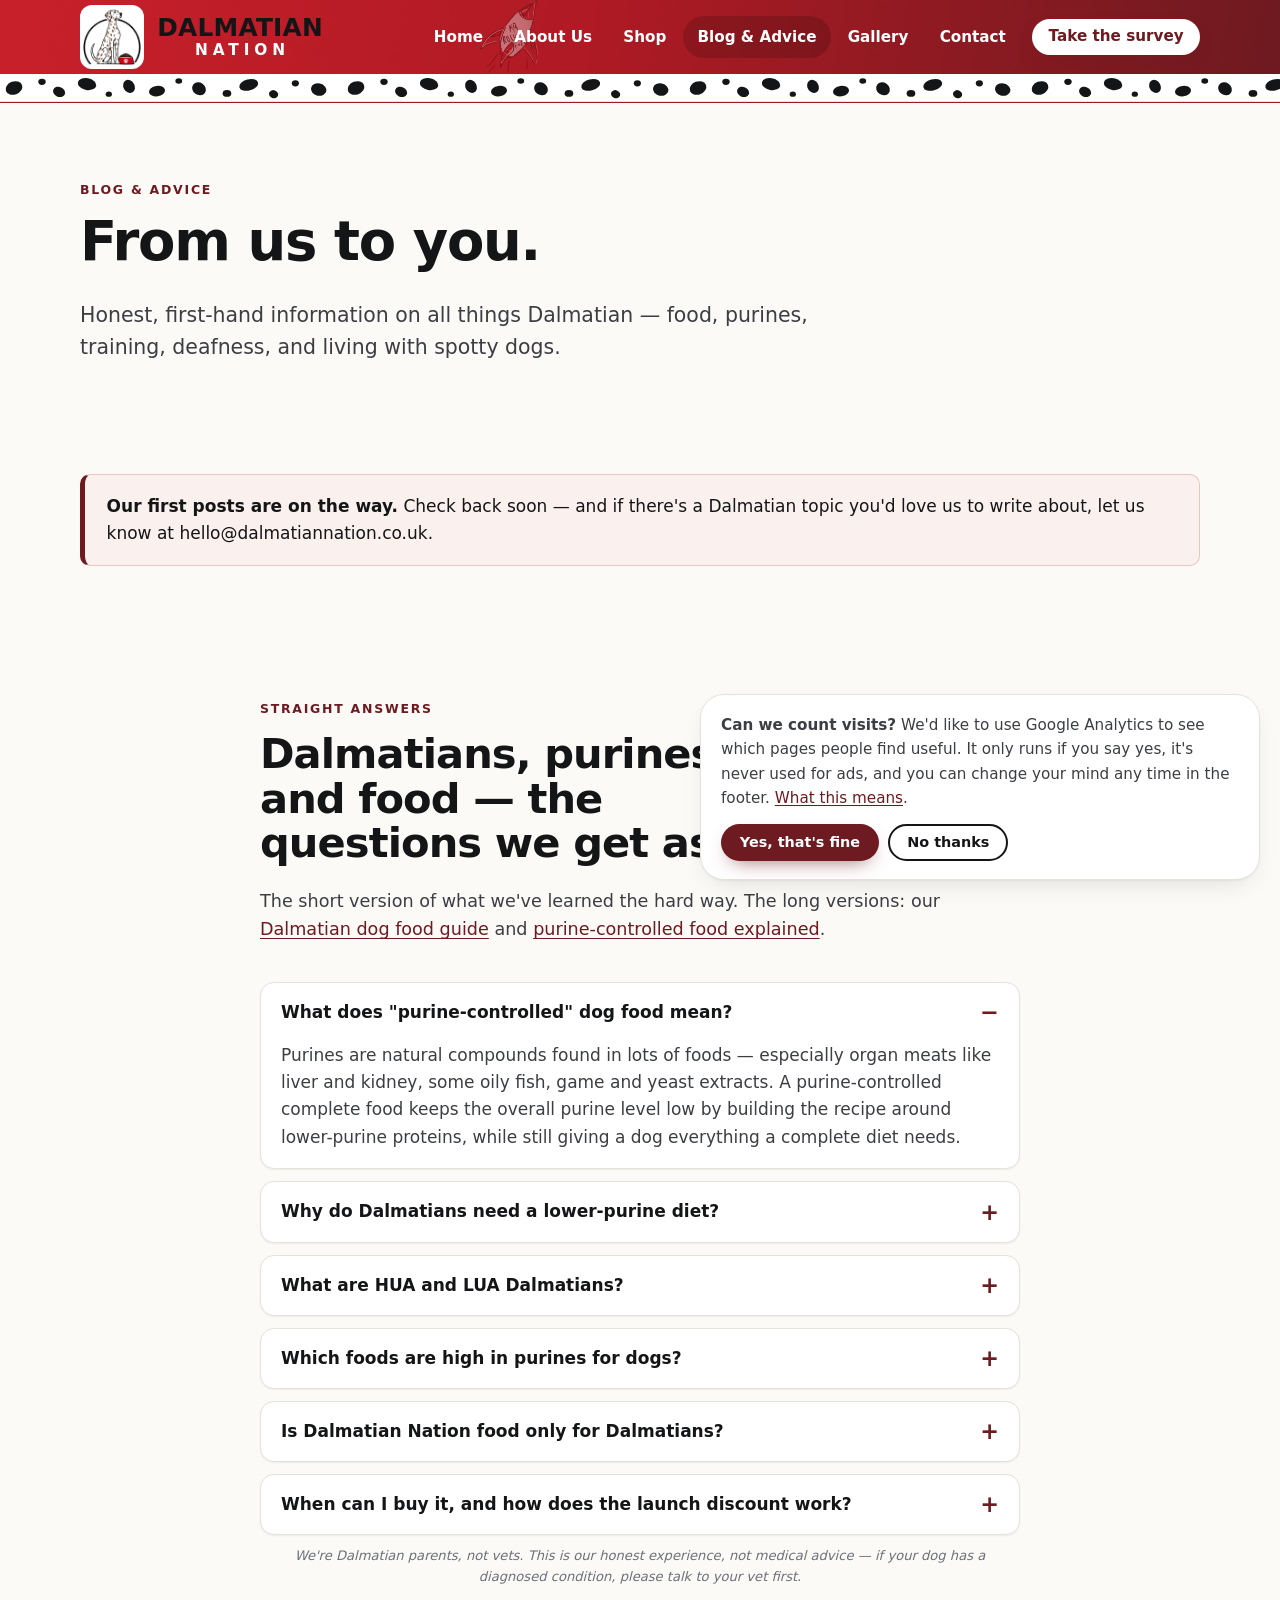
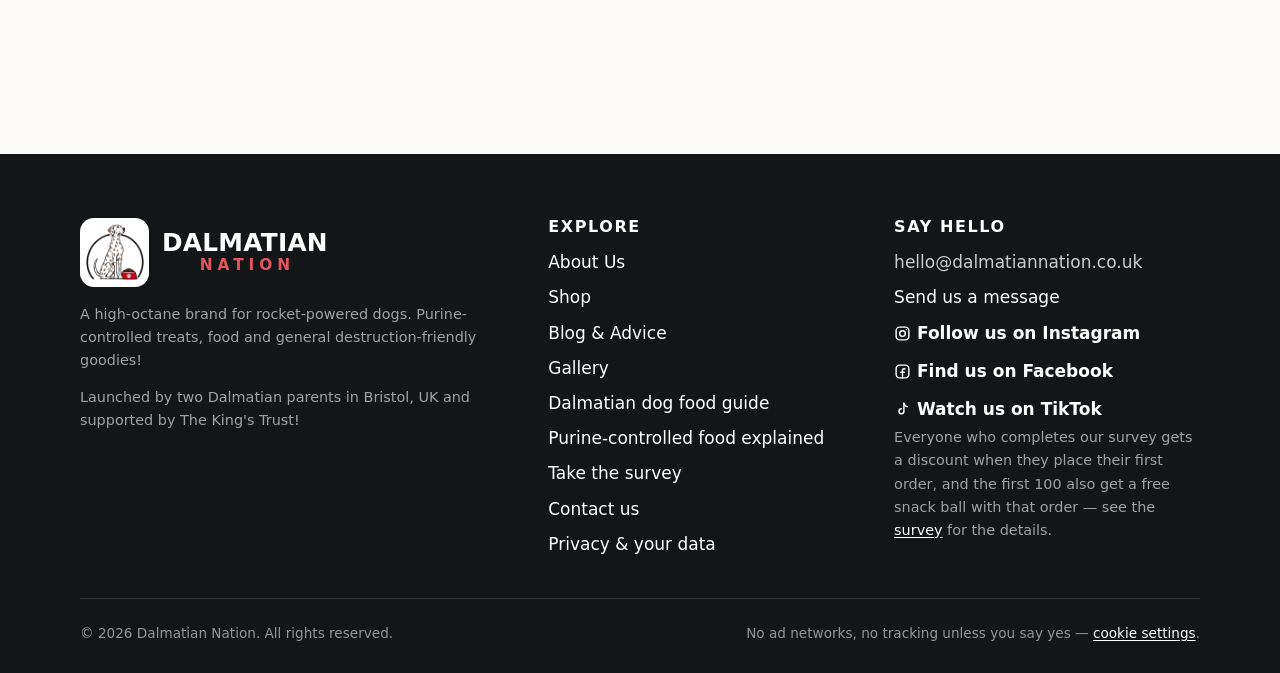
<file: blog.html>
<!doctype html>
<html lang="en-GB">
<head>
<meta charset="utf-8">
<meta name="viewport" content="width=device-width, initial-scale=1">
<meta http-equiv="Content-Security-Policy" content="default-src 'self'; script-src 'self' https://www.googletagmanager.com; style-src 'self'; img-src 'self' data: https://www.googletagmanager.com https://*.google-analytics.com https://*.analytics.google.com; font-src 'self'; connect-src 'self' https://api.web3forms.com https://script.google.com https://script.googleusercontent.com https://www.googletagmanager.com https://*.google-analytics.com https://*.analytics.google.com; form-action https://api.web3forms.com; base-uri 'self'; object-src 'none'; upgrade-insecure-requests">
<meta name="referrer" content="strict-origin-when-cross-origin">
<title>Dalmatian Blog &amp; Advice — food, purines, training, deafness · Dalmatian Nation</title>
<meta name="description" content="Honest, first-hand advice on all things Dalmatian from the two Dalmatian parents behind Dalmatian Nation — purine-controlled feeding, HUA and LUA, training, deafness and living with spotty dogs.">
<meta name="robots" content="index, follow, max-image-preview:large, max-snippet:-1, max-video-preview:-1">
<link rel="canonical" href="https://dalmatiannation.co.uk/blog">
<meta name="theme-color" content="#c8202b">
<meta name="author" content="Dalmatian Nation">
<meta property="og:site_name" content="Dalmatian Nation">
<meta property="og:locale" content="en_GB">
<meta property="og:type" content="website">
<meta property="og:title" content="Dalmatian Blog &amp; Advice — food, purines, training, deafness · Dalmatian Nation">
<meta property="og:description" content="Honest, first-hand advice on all things Dalmatian from the two Dalmatian parents behind Dalmatian Nation — purine-controlled feeding, HUA and LUA, training, deafness and living with spotty dogs.">
<meta property="og:url" content="https://dalmatiannation.co.uk/blog">
<meta property="og:image" content="https://dalmatiannation.co.uk/assets/img/og.jpg">
<meta property="og:image:width" content="1200">
<meta property="og:image:height" content="630">
<meta property="og:image:alt" content="Dalmatian Nation — Pandora and Arlo, our Dalmatians">
<meta name="twitter:card" content="summary_large_image">
<meta name="twitter:title" content="Dalmatian Blog &amp; Advice — food, purines, training, deafness · Dalmatian Nation">
<meta name="twitter:description" content="Honest, first-hand advice on all things Dalmatian from the two Dalmatian parents behind Dalmatian Nation — purine-controlled feeding, HUA and LUA, training, deafness and living with spotty dogs.">
<meta name="twitter:image" content="https://dalmatiannation.co.uk/assets/img/og.jpg">
<meta name="dn-ga" content="G-V9R9HJWNVW">
<link rel="icon" href="/assets/img/favicon.png" type="image/png" sizes="512x512">
<link rel="apple-touch-icon" href="/assets/img/apple-touch-icon.png">
<link rel="stylesheet" href="/assets/css/site.css?v=6e52f9ec">
<script type="application/ld+json">{"@context":"https://schema.org","@graph":[{"@type":"Organization","@id":"https://dalmatiannation.co.uk/#organization","name":"Dalmatian Nation","url":"https://dalmatiannation.co.uk/","logo":"https://dalmatiannation.co.uk/assets/img/logo.png","image":"https://dalmatiannation.co.uk/assets/img/og.jpg","description":"Purine-controlled complete dog food designed for Dalmatians, made in the UK.","contactPoint":{"@type":"ContactPoint","contactType":"customer service","url":"https://dalmatiannation.co.uk/contact","availableLanguage":"en"},"address":{"@type":"PostalAddress","addressLocality":"Bristol","addressRegion":"England","addressCountry":"GB"},"areaServed":"GB","knowsAbout":["Dalmatian dog food","purine-controlled dog food","low purine diet for dogs","HUA Dalmatians","urate stones in dogs"],"foundingDate":"2026","sameAs":["https://www.instagram.com/dalmatiannationltd/","https://www.facebook.com/people/Dalmatian-Nation/61595199105336/","https://www.tiktok.com/@dalmatiannationltd"]},{"@type":"WebSite","@id":"https://dalmatiannation.co.uk/#website","name":"Dalmatian Nation","url":"https://dalmatiannation.co.uk/","publisher":{"@id":"https://dalmatiannation.co.uk/#organization"},"inLanguage":"en-GB"},{"@type":"CollectionPage","name":"Dalmatian Blog \u0026 Advice — food, purines, training, deafness · Dalmatian Nation","description":"Honest, first-hand advice on all things Dalmatian from the two Dalmatian parents behind Dalmatian Nation — purine-controlled feeding, HUA and LUA, training, deafness and living with spotty dogs.","url":"https://dalmatiannation.co.uk/blog","isPartOf":{"@id":"https://dalmatiannation.co.uk/#website"},"about":{"@id":"https://dalmatiannation.co.uk/#organization"},"primaryImageOfPage":"https://dalmatiannation.co.uk/assets/img/og.jpg","inLanguage":"en-GB"},{"@type":"BreadcrumbList","itemListElement":[{"@type":"ListItem","position":1,"name":"Home","item":"https://dalmatiannation.co.uk/"},{"@type":"ListItem","position":2,"name":"Blog \u0026 Advice","item":"https://dalmatiannation.co.uk/blog"}]},{"@type":"FAQPage","mainEntity":[{"@type":"Question","name":"What does \"purine-controlled\" dog food mean?","acceptedAnswer":{"@type":"Answer","text":"Purines are natural compounds found in lots of foods — especially organ meats like liver and kidney, some oily fish, game and yeast extracts. A purine-controlled complete food keeps the overall purine level low by building the recipe around lower-purine proteins, while still giving a dog everything a complete diet needs."}},{"@type":"Question","name":"Why do Dalmatians need a lower-purine diet?","acceptedAnswer":{"@type":"Answer","text":"Dalmatians can carry a gene that changes how they process purines. Instead of breaking them down fully, these dogs pass more uric acid, which can form urate crystals and stones in the bladder. Keeping purines in the diet low is one of the main ways owners manage that risk day to day — alongside plenty of water and advice from their vet."}},{"@type":"Question","name":"What are HUA and LUA Dalmatians?","acceptedAnswer":{"@type":"Answer","text":"HUA means high uric acid — the common Dalmatian type, and the one a purine-controlled diet is designed for. LUA means low uric acid, which comes from a specific breeding programme and is much rarer. A simple DNA test tells you which your dog is. Either way, a purine-controlled complete food is a safe, sensible everyday choice."}},{"@type":"Question","name":"Which foods are high in purines for dogs?","acceptedAnswer":{"@type":"Answer","text":"The usual suspects are liver, kidney, heart and other offal, sardines, anchovies, mackerel and other oily fish, game, gravy made from meat extracts, and yeast-based extras. Lower-purine proteins include eggs, many dairy products and, in moderation, white meats. Lots of ordinary dog foods lean heavily on offal and fish, which is exactly why we started."}},{"@type":"Question","name":"Is Dalmatian Nation food only for Dalmatians?","acceptedAnswer":{"@type":"Answer","text":"No. It is designed around Dalmatians and other dogs with urinary issues, but it is a complete food that any dog can eat — \"designed for Dalmatians, made for all breeds\"."}},{"@type":"Question","name":"When can I buy it, and how does the launch discount work?","acceptedAnswer":{"@type":"Answer","text":"The food is in development and testing right now. Fill in our short survey and everyone who completes it gets a discount when they place their first order once we launch — and the first 100 also get a free snack ball for their pooch with that order. We email you your LEGACY number, which is how we match the offer to you."}}]}]}</script>
</head>
<body class="">
<a class="skip" href="#main">Skip to content</a>

<header class="site-header">
  <div class="wrap">
    <a class="brand brand-header" href="/" aria-label="Dalmatian Nation — home">
            <span class="brand-dog"><img src="/assets/img/logo-mark.png?v=4327d60c" alt="" width="512" height="512" decoding="async"></span>
      <span class="brand-name" aria-hidden="true">Dalmatian<span>Nation</span></span>
    </a>
    <button class="nav-toggle" type="button" aria-expanded="false" aria-controls="site-nav">
      <span class="nav-toggle-bars" aria-hidden="true"></span>
      <span>Menu</span>
    </button>
    <nav id="site-nav" class="nav" aria-label="Main">
              <a href="/">Home</a>
              <a href="/about-us">About Us</a>
              <a href="/shop">Shop</a>
              <a href="/blog" class="is-active" aria-current="page">Blog &amp; Advice</a>
              <a href="/gallery">Gallery</a>
              <a href="/contact">Contact</a>
            <a href="/survey" class="btn btn-primary btn-sm">Take the survey</a>
    </nav>
  </div>
</header>

<main id="main">


<section class="page-head">
  <div class="wrap">
    <span class="eyebrow">Blog &amp; Advice</span>
    <h1>From us to you.</h1>
    <p class="lede">Honest, first-hand information on all things Dalmatian — food, purines, training, deafness, and living with spotty dogs.</p>
  </div>
</section>

<section class="section-tight">
  <div class="wrap">
          <div class="callout">
        <p><strong>Our first posts are on the way.</strong> Check back soon — and if there's a Dalmatian topic you'd love us to write about, let us know at <span class="email-protect" data-u="olleh" data-d="ku.oc.noitannaitamlad">hello [at] dalmatiannation [dot] co [dot] uk</span>.</p>
      </div>
      </div>
</section>

<section class="section" id="faq">
  <div class="wrap-narrow">
    <div class="section-head">
      <span class="eyebrow">Straight answers</span>
      <h2>Dalmatians, purines and food — the questions we get asked.</h2>
      <p>The short version of what we've learned the hard way. The long versions: our <a href="/dalmatian-dog-food">Dalmatian dog food guide</a> and <a href="/purine-controlled-dog-food">purine-controlled food explained</a>.</p>
    </div>
    <div class="faq">
              <details open>
          <summary>What does &quot;purine-controlled&quot; dog food mean?</summary>
          <p>Purines are natural compounds found in lots of foods — especially organ meats like liver and kidney, some oily fish, game and yeast extracts. A purine-controlled complete food keeps the overall purine level low by building the recipe around lower-purine proteins, while still giving a dog everything a complete diet needs.</p>
        </details>
              <details>
          <summary>Why do Dalmatians need a lower-purine diet?</summary>
          <p>Dalmatians can carry a gene that changes how they process purines. Instead of breaking them down fully, these dogs pass more uric acid, which can form urate crystals and stones in the bladder. Keeping purines in the diet low is one of the main ways owners manage that risk day to day — alongside plenty of water and advice from their vet.</p>
        </details>
              <details>
          <summary>What are HUA and LUA Dalmatians?</summary>
          <p>HUA means high uric acid — the common Dalmatian type, and the one a purine-controlled diet is designed for. LUA means low uric acid, which comes from a specific breeding programme and is much rarer. A simple DNA test tells you which your dog is. Either way, a purine-controlled complete food is a safe, sensible everyday choice.</p>
        </details>
              <details>
          <summary>Which foods are high in purines for dogs?</summary>
          <p>The usual suspects are liver, kidney, heart and other offal, sardines, anchovies, mackerel and other oily fish, game, gravy made from meat extracts, and yeast-based extras. Lower-purine proteins include eggs, many dairy products and, in moderation, white meats. Lots of ordinary dog foods lean heavily on offal and fish, which is exactly why we started.</p>
        </details>
              <details>
          <summary>Is Dalmatian Nation food only for Dalmatians?</summary>
          <p>No. It is designed around Dalmatians and other dogs with urinary issues, but it is a complete food that any dog can eat — &quot;designed for Dalmatians, made for all breeds&quot;.</p>
        </details>
              <details>
          <summary>When can I buy it, and how does the launch discount work?</summary>
          <p>The food is in development and testing right now. Fill in our short survey and everyone who completes it gets a discount when they place their first order once we launch — and the first 100 also get a free snack ball for their pooch with that order. We email you your LEGACY number, which is how we match the offer to you.</p>
        </details>
          </div>
    <p class="small-print center">We're Dalmatian parents, not vets. This is our honest experience, not medical advice — if your dog has a diagnosed condition, please talk to your vet first.</p>
  </div>
</section>


</main>

<footer class="site-footer">
  <div class="wrap">
    <div class="footer-grid">
      <div class="footer-brand">
        <a class="brand brand-header brand-footer" href="/" aria-label="Dalmatian Nation — home">
          <span class="brand-dog"><img src="/assets/img/logo-mark.png?v=4327d60c" alt="" width="512" height="512" decoding="async" loading="lazy"></span>
          <span class="brand-name" aria-hidden="true">Dalmatian<span>Nation</span></span>
        </a>
        <p class="footer-note">A high-octane brand for rocket-powered dogs. Purine-controlled treats, food and general destruction-friendly goodies!</p>
        <p class="footer-note">Launched by two Dalmatian parents in Bristol, UK and supported by The King's Trust!</p>
      </div>

      <div>
        <h4>Explore</h4>
        <ul class="footer-links">
          <li><a href="/about-us">About Us</a></li>
          <li><a href="/shop">Shop</a></li>
          <li><a href="/blog">Blog &amp; Advice</a></li>
          <li><a href="/gallery">Gallery</a></li>
          <li><a href="/dalmatian-dog-food">Dalmatian dog food guide</a></li>
          <li><a href="/purine-controlled-dog-food">Purine-controlled food explained</a></li>
          <li><a href="/survey">Take the survey</a></li>
          <li><a href="/contact">Contact us</a></li>
          <li><a href="/privacy">Privacy &amp; your data</a></li>
        </ul>
      </div>

      <div>
        <h4>Say hello</h4>
        <ul class="footer-links">
                      <li><span class="email-protect" data-u="olleh" data-d="ku.oc.noitannaitamlad">hello [at] dalmatiannation [dot] co [dot] uk</span></li>
                    <li><a href="/contact">Send us a message</a></li>
                      <li><a class="ig-link" href="https://www.instagram.com/dalmatiannationltd/" rel="noopener me" target="_blank"><svg class="inline-icon" viewBox="0 0 24 24" fill="none" stroke="currentColor" stroke-width="2" stroke-linecap="round" stroke-linejoin="round" aria-hidden="true" focusable="false"><rect x="3" y="3" width="18" height="18" rx="5"/><circle cx="12" cy="12" r="4"/><circle cx="17.5" cy="6.5" r="1" fill="currentColor" stroke="none"/></svg>Follow us on Instagram</a></li>
                                <li><a class="ig-link" href="https://www.facebook.com/people/Dalmatian-Nation/61595199105336/" rel="noopener me" target="_blank"><svg class="inline-icon" viewBox="0 0 24 24" fill="none" stroke="currentColor" stroke-width="2" stroke-linecap="round" stroke-linejoin="round" aria-hidden="true" focusable="false"><rect x="3" y="3" width="18" height="18" rx="5"/><path d="M15.5 8H14a2 2 0 0 0-2 2v11M9.5 13h5"/></svg>Find us on Facebook</a></li>
                                <li><a class="ig-link" href="https://www.tiktok.com/@dalmatiannationltd" rel="noopener me" target="_blank"><svg class="inline-icon" viewBox="0 0 24 24" fill="none" stroke="currentColor" stroke-width="2" stroke-linecap="round" stroke-linejoin="round" aria-hidden="true" focusable="false"><path d="M14 3v11.5a3.5 3.5 0 1 1-3.5-3.5"/><path d="M14 3c.4 2.6 2.4 4.6 5 5"/></svg>Watch us on TikTok</a></li>
                  </ul>
        <p class="footer-note">Everyone who completes our survey gets a discount when they place their first order, and the first 100 also get a free snack ball with that order — see the <a href="/survey">survey</a> for the details.</p>
      </div>
    </div>

    <div class="footer-fine">
      <span>&copy; 2026 Dalmatian Nation. All rights reserved.</span>
              <span>No ad networks, no tracking unless you say yes — <a href="#" data-cookie-settings>cookie settings</a>.</span>
          </div>
  </div>
</footer>

<div class="cookie-banner" id="cookie-banner" role="region" aria-label="Cookie choice" hidden>
  <p><strong>Can we count visits?</strong> We'd like to use Google Analytics to see which pages people find useful. It only runs if you say yes, it's never used for ads, and you can change your mind any time in the footer. <a href="/privacy#cookies">What this means</a>.</p>
  <div class="cookie-actions">
    <button type="button" class="btn btn-primary btn-sm" data-consent="yes">Yes, that's fine</button>
    <button type="button" class="btn btn-ghost btn-sm" data-consent="no">No thanks</button>
  </div>
</div>

<script src="/assets/js/site.js?v=43b941c6" defer></script>
</body>
</html>
</file>
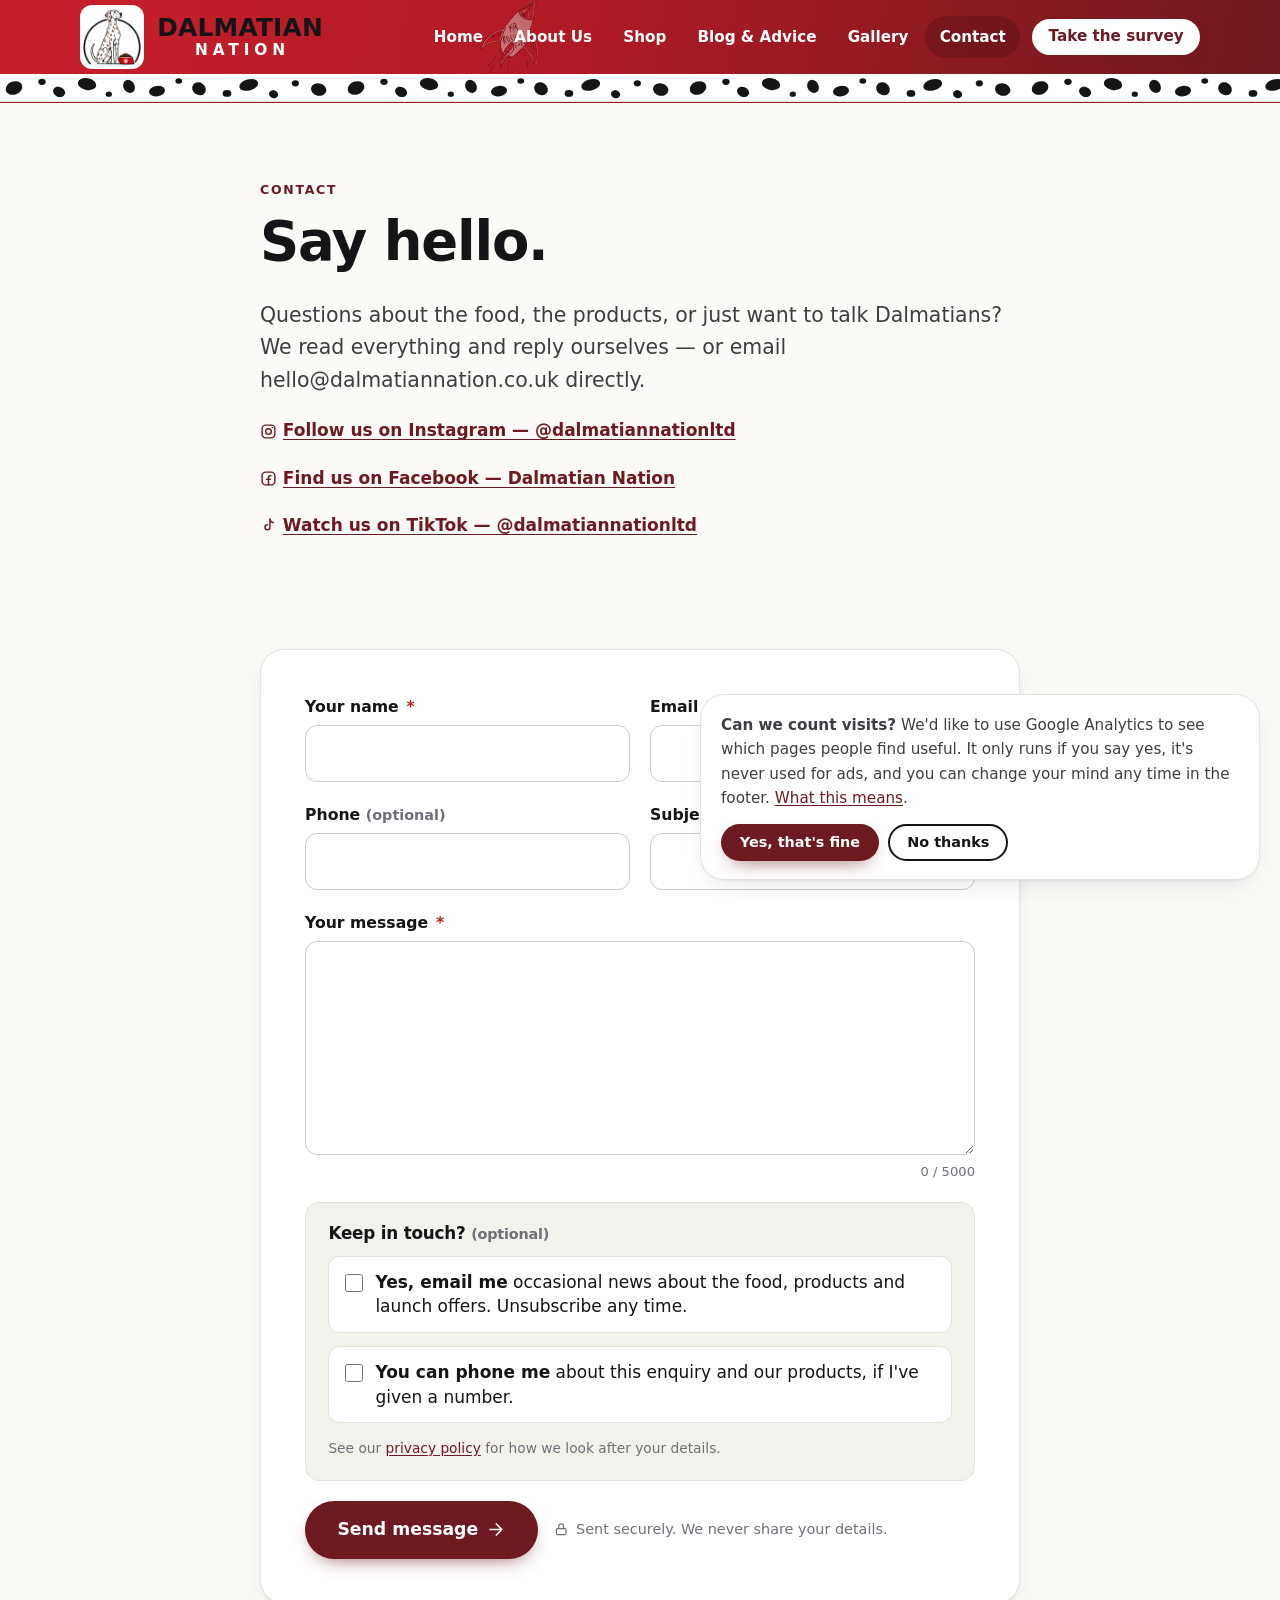
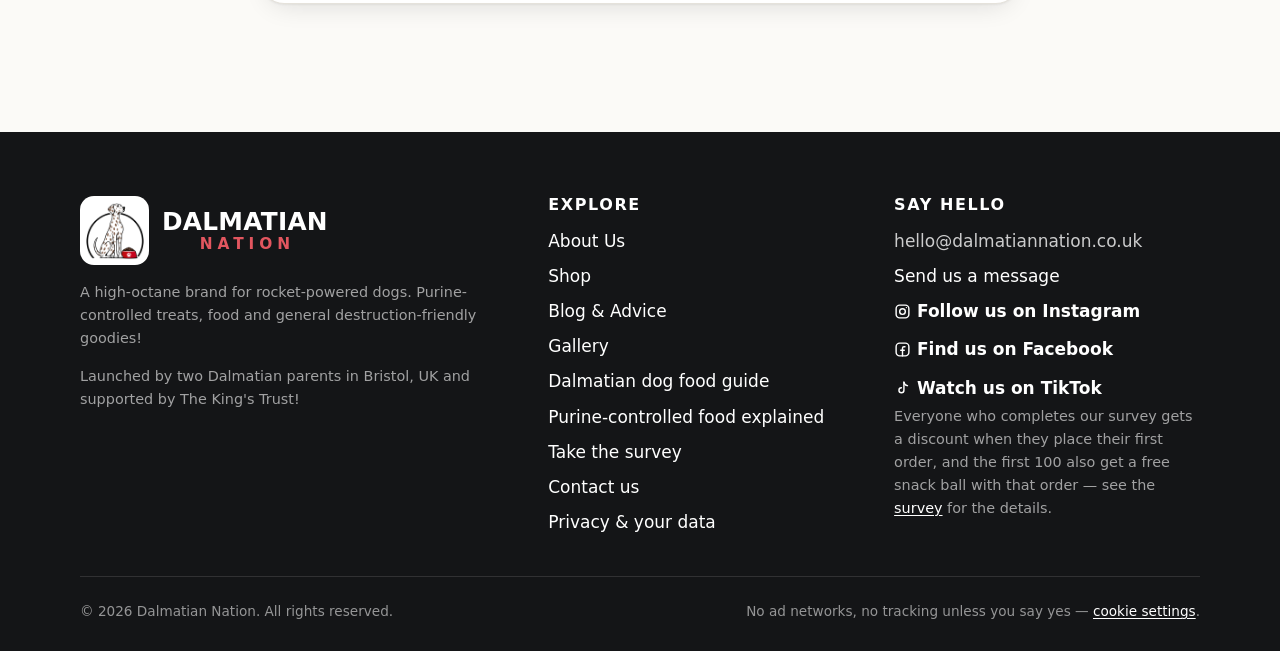
<file: contact.html>
<!doctype html>
<html lang="en-GB">
<head>
<meta charset="utf-8">
<meta name="viewport" content="width=device-width, initial-scale=1">
<meta http-equiv="Content-Security-Policy" content="default-src 'self'; script-src 'self' https://www.googletagmanager.com; style-src 'self'; img-src 'self' data: https://www.googletagmanager.com https://*.google-analytics.com https://*.analytics.google.com; font-src 'self'; connect-src 'self' https://api.web3forms.com https://script.google.com https://script.googleusercontent.com https://www.googletagmanager.com https://*.google-analytics.com https://*.analytics.google.com; form-action https://api.web3forms.com; base-uri 'self'; object-src 'none'; upgrade-insecure-requests">
<meta name="referrer" content="strict-origin-when-cross-origin">
<title>Contact Dalmatian Nation — purine-controlled Dalmatian dog food</title>
<meta name="description" content="Get in touch with Dalmatian Nation — questions about purine-controlled food, feeding a Dalmatian, our products, or just Dalmatian chat. Two Dalmatian parents in the UK; we read everything.">
<meta name="robots" content="index, follow, max-image-preview:large, max-snippet:-1, max-video-preview:-1">
<link rel="canonical" href="https://dalmatiannation.co.uk/contact">
<meta name="theme-color" content="#c8202b">
<meta name="author" content="Dalmatian Nation">
<meta property="og:site_name" content="Dalmatian Nation">
<meta property="og:locale" content="en_GB">
<meta property="og:type" content="website">
<meta property="og:title" content="Contact Dalmatian Nation — purine-controlled Dalmatian dog food">
<meta property="og:description" content="Get in touch with Dalmatian Nation — questions about purine-controlled food, feeding a Dalmatian, our products, or just Dalmatian chat. Two Dalmatian parents in the UK; we read everything.">
<meta property="og:url" content="https://dalmatiannation.co.uk/contact">
<meta property="og:image" content="https://dalmatiannation.co.uk/assets/img/og.jpg">
<meta property="og:image:width" content="1200">
<meta property="og:image:height" content="630">
<meta property="og:image:alt" content="Dalmatian Nation — Pandora and Arlo, our Dalmatians">
<meta name="twitter:card" content="summary_large_image">
<meta name="twitter:title" content="Contact Dalmatian Nation — purine-controlled Dalmatian dog food">
<meta name="twitter:description" content="Get in touch with Dalmatian Nation — questions about purine-controlled food, feeding a Dalmatian, our products, or just Dalmatian chat. Two Dalmatian parents in the UK; we read everything.">
<meta name="twitter:image" content="https://dalmatiannation.co.uk/assets/img/og.jpg">
<meta name="dn-ga" content="G-V9R9HJWNVW">
<link rel="icon" href="/assets/img/favicon.png" type="image/png" sizes="512x512">
<link rel="apple-touch-icon" href="/assets/img/apple-touch-icon.png">
<link rel="stylesheet" href="/assets/css/site.css?v=6e52f9ec">
<script type="application/ld+json">{"@context":"https://schema.org","@graph":[{"@type":"Organization","@id":"https://dalmatiannation.co.uk/#organization","name":"Dalmatian Nation","url":"https://dalmatiannation.co.uk/","logo":"https://dalmatiannation.co.uk/assets/img/logo.png","image":"https://dalmatiannation.co.uk/assets/img/og.jpg","description":"Purine-controlled complete dog food designed for Dalmatians, made in the UK.","contactPoint":{"@type":"ContactPoint","contactType":"customer service","url":"https://dalmatiannation.co.uk/contact","availableLanguage":"en"},"address":{"@type":"PostalAddress","addressLocality":"Bristol","addressRegion":"England","addressCountry":"GB"},"areaServed":"GB","knowsAbout":["Dalmatian dog food","purine-controlled dog food","low purine diet for dogs","HUA Dalmatians","urate stones in dogs"],"foundingDate":"2026","sameAs":["https://www.instagram.com/dalmatiannationltd/","https://www.facebook.com/people/Dalmatian-Nation/61595199105336/","https://www.tiktok.com/@dalmatiannationltd"]},{"@type":"WebSite","@id":"https://dalmatiannation.co.uk/#website","name":"Dalmatian Nation","url":"https://dalmatiannation.co.uk/","publisher":{"@id":"https://dalmatiannation.co.uk/#organization"},"inLanguage":"en-GB"},{"@type":"ContactPage","name":"Contact Dalmatian Nation — purine-controlled Dalmatian dog food","description":"Get in touch with Dalmatian Nation — questions about purine-controlled food, feeding a Dalmatian, our products, or just Dalmatian chat. Two Dalmatian parents in the UK; we read everything.","url":"https://dalmatiannation.co.uk/contact","isPartOf":{"@id":"https://dalmatiannation.co.uk/#website"},"about":{"@id":"https://dalmatiannation.co.uk/#organization"},"primaryImageOfPage":"https://dalmatiannation.co.uk/assets/img/og.jpg","inLanguage":"en-GB"},{"@type":"BreadcrumbList","itemListElement":[{"@type":"ListItem","position":1,"name":"Home","item":"https://dalmatiannation.co.uk/"},{"@type":"ListItem","position":2,"name":"Contact","item":"https://dalmatiannation.co.uk/contact"}]}]}</script>
</head>
<body class="">
<a class="skip" href="#main">Skip to content</a>

<header class="site-header">
  <div class="wrap">
    <a class="brand brand-header" href="/" aria-label="Dalmatian Nation — home">
            <span class="brand-dog"><img src="/assets/img/logo-mark.png?v=4327d60c" alt="" width="512" height="512" decoding="async"></span>
      <span class="brand-name" aria-hidden="true">Dalmatian<span>Nation</span></span>
    </a>
    <button class="nav-toggle" type="button" aria-expanded="false" aria-controls="site-nav">
      <span class="nav-toggle-bars" aria-hidden="true"></span>
      <span>Menu</span>
    </button>
    <nav id="site-nav" class="nav" aria-label="Main">
              <a href="/">Home</a>
              <a href="/about-us">About Us</a>
              <a href="/shop">Shop</a>
              <a href="/blog">Blog &amp; Advice</a>
              <a href="/gallery">Gallery</a>
              <a href="/contact" class="is-active" aria-current="page">Contact</a>
            <a href="/survey" class="btn btn-primary btn-sm">Take the survey</a>
    </nav>
  </div>
</header>

<main id="main">

<section class="page-head">
  <div class="wrap-narrow">
    <span class="eyebrow">Contact</span>
    <h1>Say hello.</h1>
    <p class="lede">Questions about the food, the products, or just want to talk Dalmatians? We read everything and reply ourselves — or email <span class="email-protect" data-u="olleh" data-d="ku.oc.noitannaitamlad">hello [at] dalmatiannation [dot] co [dot] uk</span> directly.</p>
          <p class="contact-ig"><a class="ig-link" href="https://www.instagram.com/dalmatiannationltd/" rel="noopener me" target="_blank"><svg class="inline-icon" viewBox="0 0 24 24" fill="none" stroke="currentColor" stroke-width="2" stroke-linecap="round" stroke-linejoin="round" aria-hidden="true" focusable="false"><rect x="3" y="3" width="18" height="18" rx="5"/><circle cx="12" cy="12" r="4"/><circle cx="17.5" cy="6.5" r="1" fill="currentColor" stroke="none"/></svg>Follow us on Instagram — @dalmatiannationltd</a></p>
              <p class="contact-ig"><a class="ig-link" href="https://www.facebook.com/people/Dalmatian-Nation/61595199105336/" rel="noopener me" target="_blank"><svg class="inline-icon" viewBox="0 0 24 24" fill="none" stroke="currentColor" stroke-width="2" stroke-linecap="round" stroke-linejoin="round" aria-hidden="true" focusable="false"><rect x="3" y="3" width="18" height="18" rx="5"/><path d="M15.5 8H14a2 2 0 0 0-2 2v11M9.5 13h5"/></svg>Find us on Facebook — Dalmatian Nation</a></p>
              <p class="contact-ig"><a class="ig-link" href="https://www.tiktok.com/@dalmatiannationltd" rel="noopener me" target="_blank"><svg class="inline-icon" viewBox="0 0 24 24" fill="none" stroke="currentColor" stroke-width="2" stroke-linecap="round" stroke-linejoin="round" aria-hidden="true" focusable="false"><path d="M14 3v11.5a3.5 3.5 0 1 1-3.5-3.5"/><path d="M14 3c.4 2.6 2.4 4.6 5 5"/></svg>Watch us on TikTok — @dalmatiannationltd</a></p>
      </div>
</section>

<section class="section-tight">
  <div class="wrap-narrow">
    <div class="form-card">
      
            <form method="post" action="https://api.web3forms.com/submit" class="form" data-guard novalidate
            data-web3forms="contact" data-thanks="/thanks" data-consent-version="2026-10-24">
        <input type="hidden" name="access_key" value="73630c08-0c8a-4388-8cb1-b03ecb6937d0"><input type="hidden" name="subject" value="[Dalmatian Nation] New contact message"><input type="hidden" name="from_name" value="Dalmatian Nation website"><input type="hidden" name="redirect" value="https://dalmatiannation.co.uk/thanks"><div class="hp" aria-hidden="true"><label>Leave this box unticked <input type="checkbox" name="botcheck" tabindex="-1" autocomplete="off"></label></div>      
        <div class="form-grid">
          <div class="field">
            <label for="name">Your name <span class="req" aria-hidden="true">*</span></label>
            <input type="text" id="name" name="name" value="" required maxlength="120" autocomplete="name">
                      </div>
          <div class="field">
            <label for="email">Email <span class="req" aria-hidden="true">*</span></label>
            <input type="email" id="email" name="email" value="" required maxlength="254" autocomplete="email" inputmode="email">
                      </div>
        </div>

        <div class="form-grid">
          <div class="field">
            <label for="phone">Phone <span class="muted small">(optional)</span></label>
            <input type="tel" id="phone" name="phone" value="" maxlength="40" autocomplete="tel" inputmode="tel">
                      </div>
          <div class="field">
            <label for="subject">Subject <span class="req" aria-hidden="true">*</span></label>
            <input type="text" id="subject" name="subject" value="" required maxlength="160">
                      </div>
        </div>

        <div class="field">
          <label for="message">Your message <span class="req" aria-hidden="true">*</span></label>
          <textarea id="message" name="message" required maxlength="5000" data-max="5000" rows="7"></textarea>
                  </div>

        <div class="consent">
          <h3>Keep in touch? <span class="muted small">(optional)</span></h3>
          <label class="choice">
            <input type="checkbox" name="consent_email" value="1">
            <span><strong>Yes, email me</strong> occasional news about the food, products and launch offers. Unsubscribe any time.</span>
          </label>
          <label class="choice">
            <input type="checkbox" name="consent_phone" value="1">
            <span><strong>You can phone me</strong> about this enquiry and our products, if I've given a number.</span>
          </label>
          <p class="fine">See our <a href="/privacy">privacy policy</a> for how we look after your details.</p>
        </div>

        
        <div class="form-actions">
          <button class="btn btn-primary btn-lg" type="submit" data-busy="Sending…">Send message <svg viewBox="0 0 24 24" fill="none" stroke="currentColor" stroke-width="2" stroke-linecap="round" stroke-linejoin="round" aria-hidden="true" focusable="false"><path d="M5 12h14M13 5l7 7-7 7"/></svg></button>
          <span class="small"><svg class="inline-icon" viewBox="0 0 24 24" fill="none" stroke="currentColor" stroke-width="2" stroke-linecap="round" stroke-linejoin="round" aria-hidden="true" focusable="false"><rect x="4" y="11" width="16" height="10" rx="2"/><path d="M8 11V7a4 4 0 0 1 8 0v4"/></svg> Sent securely. We never share your details.</span>
        </div>
      </form>
    </div>
  </div>
</section>

</main>

<footer class="site-footer">
  <div class="wrap">
    <div class="footer-grid">
      <div class="footer-brand">
        <a class="brand brand-header brand-footer" href="/" aria-label="Dalmatian Nation — home">
          <span class="brand-dog"><img src="/assets/img/logo-mark.png?v=4327d60c" alt="" width="512" height="512" decoding="async" loading="lazy"></span>
          <span class="brand-name" aria-hidden="true">Dalmatian<span>Nation</span></span>
        </a>
        <p class="footer-note">A high-octane brand for rocket-powered dogs. Purine-controlled treats, food and general destruction-friendly goodies!</p>
        <p class="footer-note">Launched by two Dalmatian parents in Bristol, UK and supported by The King's Trust!</p>
      </div>

      <div>
        <h4>Explore</h4>
        <ul class="footer-links">
          <li><a href="/about-us">About Us</a></li>
          <li><a href="/shop">Shop</a></li>
          <li><a href="/blog">Blog &amp; Advice</a></li>
          <li><a href="/gallery">Gallery</a></li>
          <li><a href="/dalmatian-dog-food">Dalmatian dog food guide</a></li>
          <li><a href="/purine-controlled-dog-food">Purine-controlled food explained</a></li>
          <li><a href="/survey">Take the survey</a></li>
          <li><a href="/contact">Contact us</a></li>
          <li><a href="/privacy">Privacy &amp; your data</a></li>
        </ul>
      </div>

      <div>
        <h4>Say hello</h4>
        <ul class="footer-links">
                      <li><span class="email-protect" data-u="olleh" data-d="ku.oc.noitannaitamlad">hello [at] dalmatiannation [dot] co [dot] uk</span></li>
                    <li><a href="/contact">Send us a message</a></li>
                      <li><a class="ig-link" href="https://www.instagram.com/dalmatiannationltd/" rel="noopener me" target="_blank"><svg class="inline-icon" viewBox="0 0 24 24" fill="none" stroke="currentColor" stroke-width="2" stroke-linecap="round" stroke-linejoin="round" aria-hidden="true" focusable="false"><rect x="3" y="3" width="18" height="18" rx="5"/><circle cx="12" cy="12" r="4"/><circle cx="17.5" cy="6.5" r="1" fill="currentColor" stroke="none"/></svg>Follow us on Instagram</a></li>
                                <li><a class="ig-link" href="https://www.facebook.com/people/Dalmatian-Nation/61595199105336/" rel="noopener me" target="_blank"><svg class="inline-icon" viewBox="0 0 24 24" fill="none" stroke="currentColor" stroke-width="2" stroke-linecap="round" stroke-linejoin="round" aria-hidden="true" focusable="false"><rect x="3" y="3" width="18" height="18" rx="5"/><path d="M15.5 8H14a2 2 0 0 0-2 2v11M9.5 13h5"/></svg>Find us on Facebook</a></li>
                                <li><a class="ig-link" href="https://www.tiktok.com/@dalmatiannationltd" rel="noopener me" target="_blank"><svg class="inline-icon" viewBox="0 0 24 24" fill="none" stroke="currentColor" stroke-width="2" stroke-linecap="round" stroke-linejoin="round" aria-hidden="true" focusable="false"><path d="M14 3v11.5a3.5 3.5 0 1 1-3.5-3.5"/><path d="M14 3c.4 2.6 2.4 4.6 5 5"/></svg>Watch us on TikTok</a></li>
                  </ul>
        <p class="footer-note">Everyone who completes our survey gets a discount when they place their first order, and the first 100 also get a free snack ball with that order — see the <a href="/survey">survey</a> for the details.</p>
      </div>
    </div>

    <div class="footer-fine">
      <span>&copy; 2026 Dalmatian Nation. All rights reserved.</span>
              <span>No ad networks, no tracking unless you say yes — <a href="#" data-cookie-settings>cookie settings</a>.</span>
          </div>
  </div>
</footer>

<div class="cookie-banner" id="cookie-banner" role="region" aria-label="Cookie choice" hidden>
  <p><strong>Can we count visits?</strong> We'd like to use Google Analytics to see which pages people find useful. It only runs if you say yes, it's never used for ads, and you can change your mind any time in the footer. <a href="/privacy#cookies">What this means</a>.</p>
  <div class="cookie-actions">
    <button type="button" class="btn btn-primary btn-sm" data-consent="yes">Yes, that's fine</button>
    <button type="button" class="btn btn-ghost btn-sm" data-consent="no">No thanks</button>
  </div>
</div>

<script src="/assets/js/site.js?v=43b941c6" defer></script>
</body>
</html>
</file>
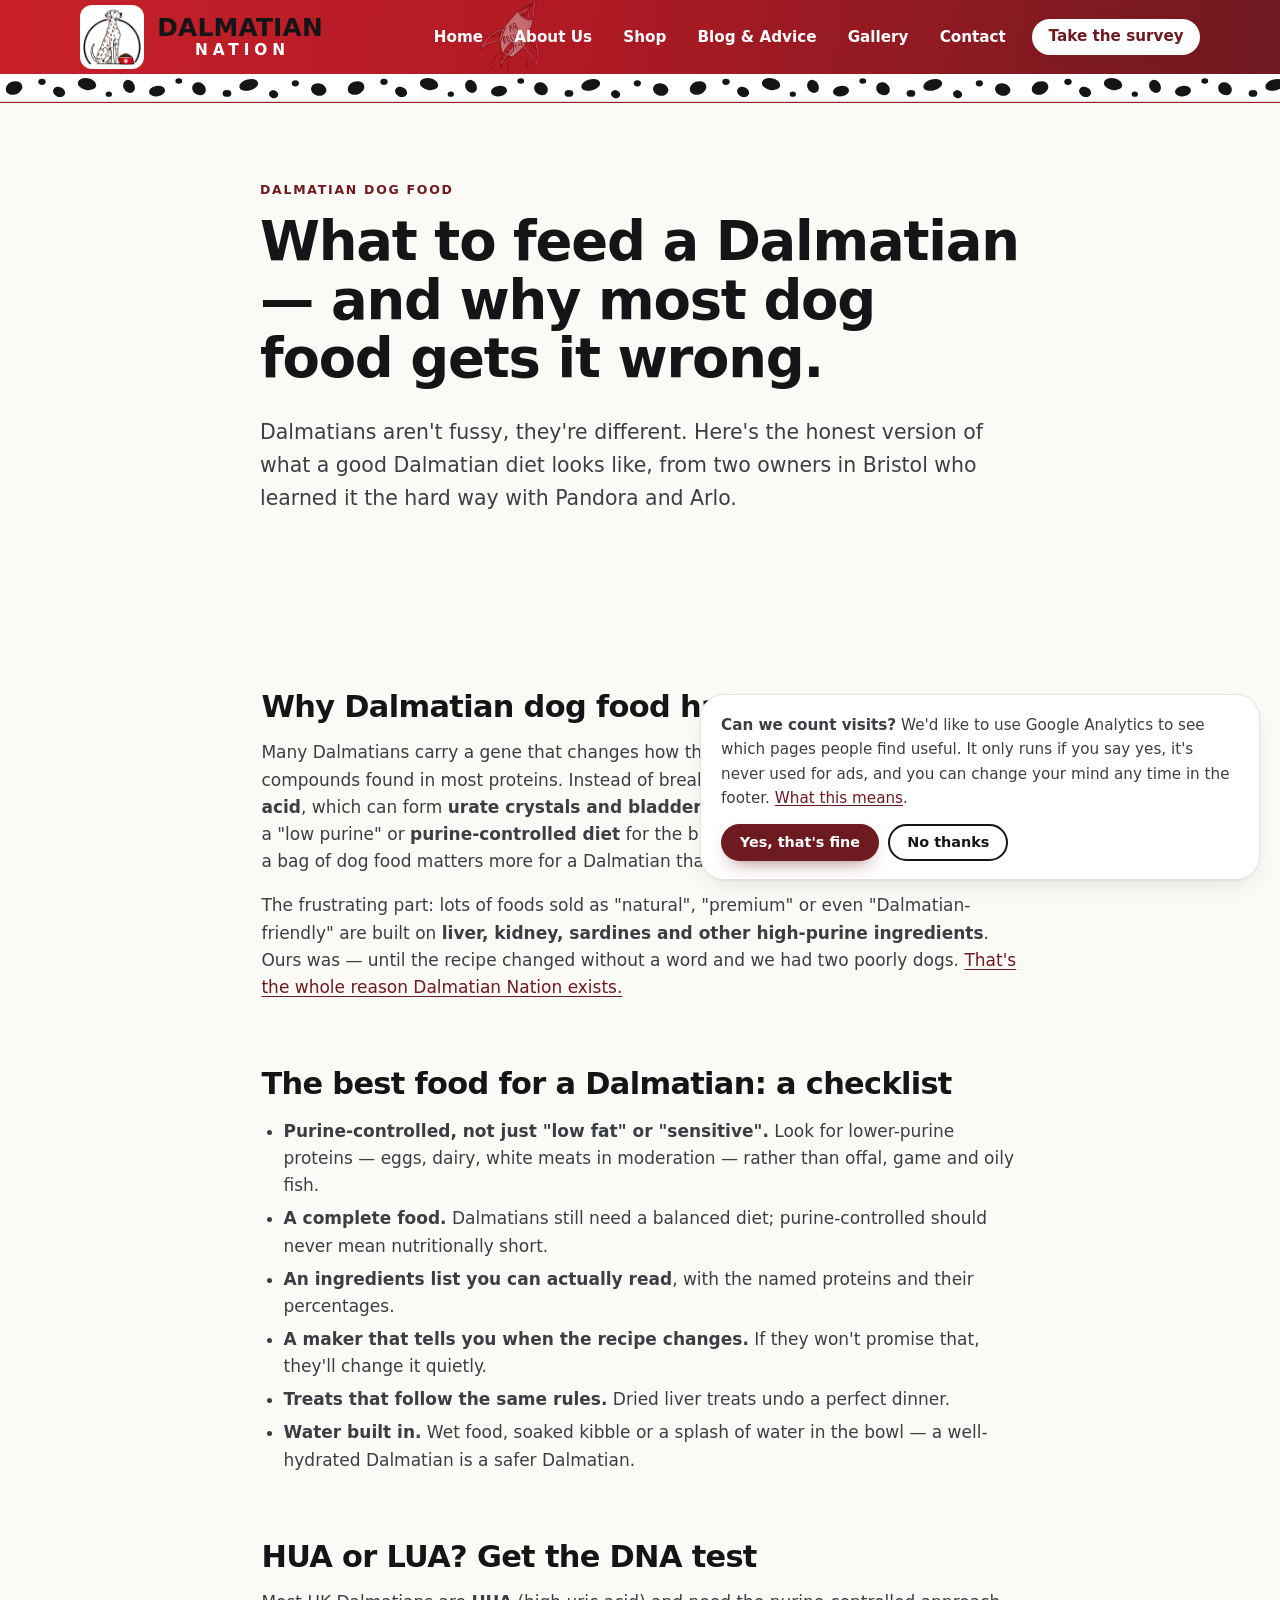
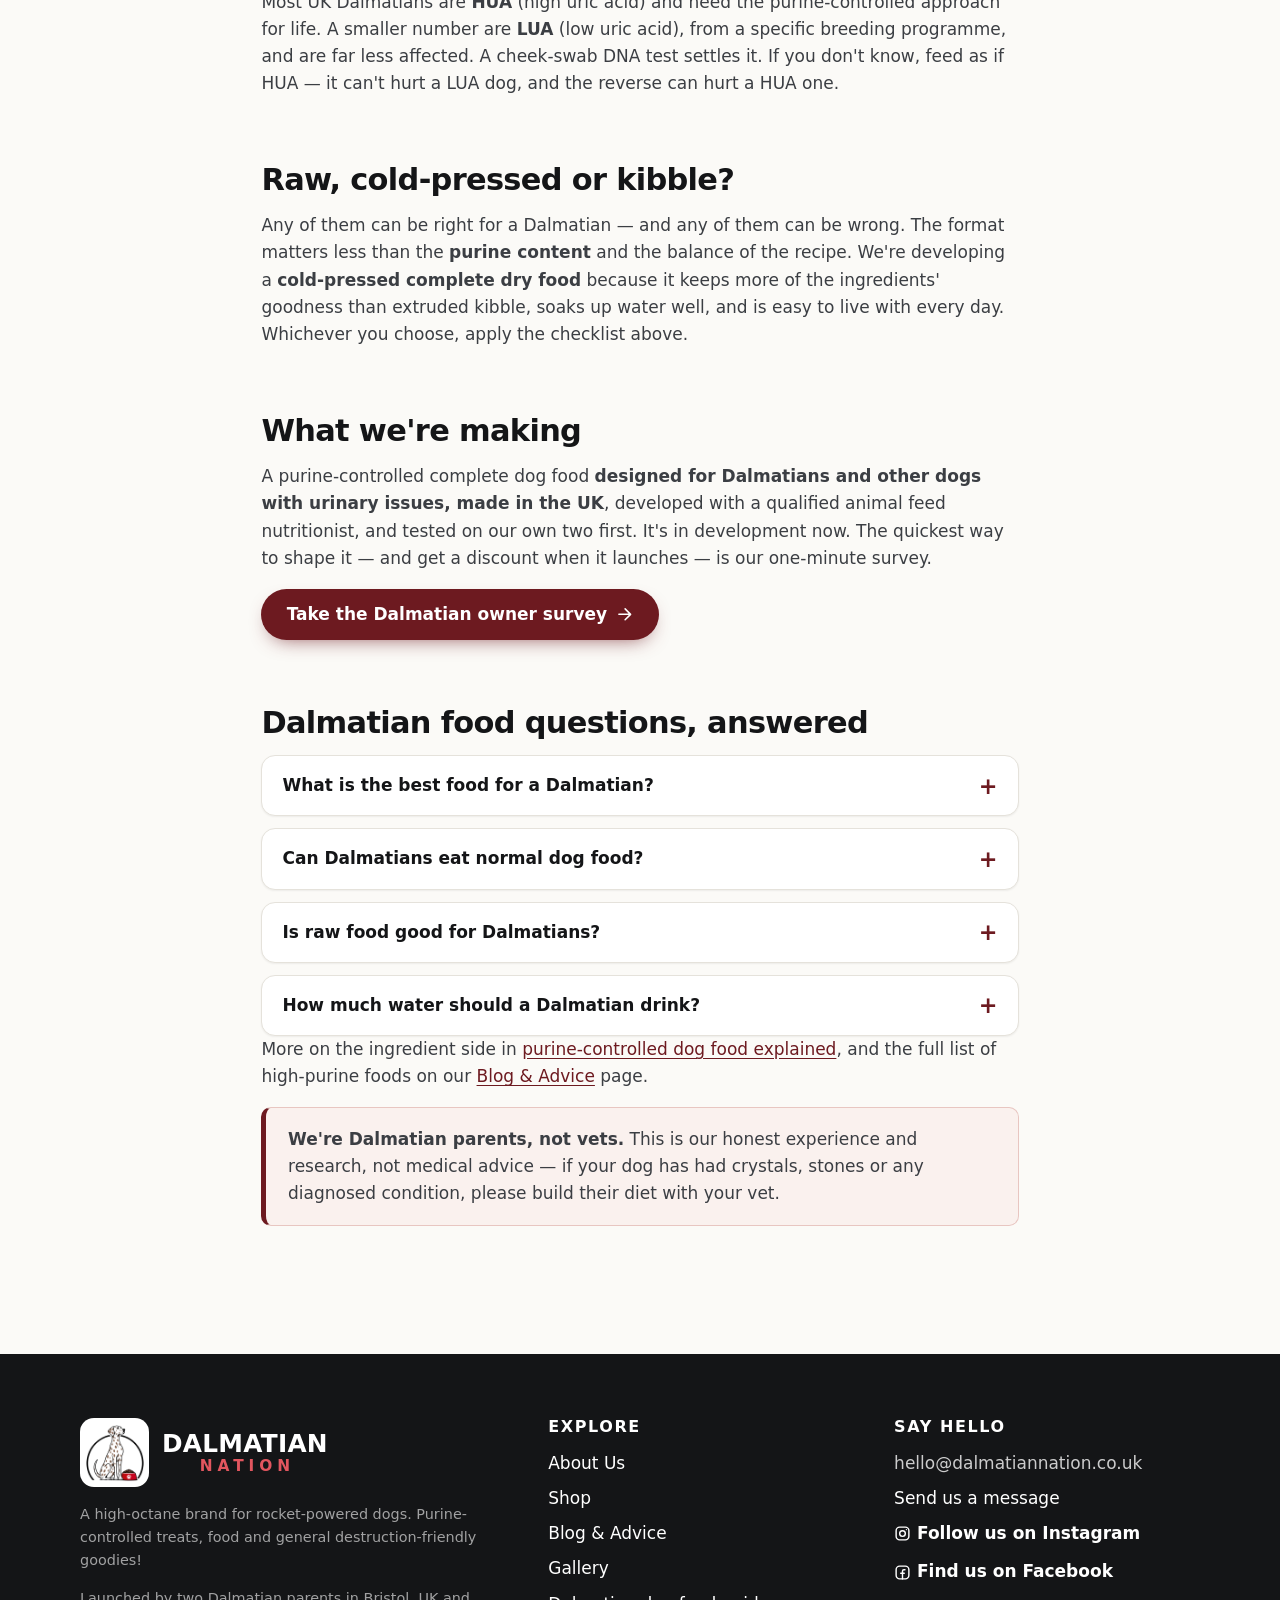
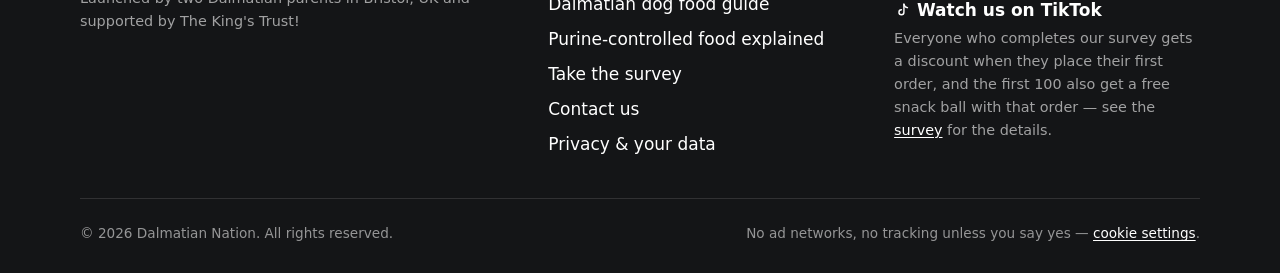
<file: dalmatian-dog-food.html>
<!doctype html>
<html lang="en-GB">
<head>
<meta charset="utf-8">
<meta name="viewport" content="width=device-width, initial-scale=1">
<meta http-equiv="Content-Security-Policy" content="default-src 'self'; script-src 'self' https://www.googletagmanager.com; style-src 'self'; img-src 'self' data: https://www.googletagmanager.com https://*.google-analytics.com https://*.analytics.google.com; font-src 'self'; connect-src 'self' https://api.web3forms.com https://script.google.com https://script.googleusercontent.com https://www.googletagmanager.com https://*.google-analytics.com https://*.analytics.google.com; form-action https://api.web3forms.com; base-uri 'self'; object-src 'none'; upgrade-insecure-requests">
<meta name="referrer" content="strict-origin-when-cross-origin">
<title>Dalmatian dog food: what to feed a Dalmatian (UK guide) · Dalmatian Nation</title>
<meta name="description" content="The best food for Dalmatians is purine-controlled. What that means, which ingredients to avoid, HUA vs LUA, raw vs dry, and how two Dalmatian parents in Bristol are making a complete Dalmatian food in the UK.">
<meta name="robots" content="index, follow, max-image-preview:large, max-snippet:-1, max-video-preview:-1">
<link rel="canonical" href="https://dalmatiannation.co.uk/dalmatian-dog-food">
<meta name="theme-color" content="#c8202b">
<meta name="author" content="Dalmatian Nation">
<meta property="og:site_name" content="Dalmatian Nation">
<meta property="og:locale" content="en_GB">
<meta property="og:type" content="website">
<meta property="og:title" content="Dalmatian dog food: what to feed a Dalmatian (UK guide) · Dalmatian Nation">
<meta property="og:description" content="The best food for Dalmatians is purine-controlled. What that means, which ingredients to avoid, HUA vs LUA, raw vs dry, and how two Dalmatian parents in Bristol are making a complete Dalmatian food in the UK.">
<meta property="og:url" content="https://dalmatiannation.co.uk/dalmatian-dog-food">
<meta property="og:image" content="https://dalmatiannation.co.uk/assets/img/og.jpg">
<meta property="og:image:width" content="1200">
<meta property="og:image:height" content="630">
<meta property="og:image:alt" content="Dalmatian Nation — Pandora and Arlo, our Dalmatians">
<meta name="twitter:card" content="summary_large_image">
<meta name="twitter:title" content="Dalmatian dog food: what to feed a Dalmatian (UK guide) · Dalmatian Nation">
<meta name="twitter:description" content="The best food for Dalmatians is purine-controlled. What that means, which ingredients to avoid, HUA vs LUA, raw vs dry, and how two Dalmatian parents in Bristol are making a complete Dalmatian food in the UK.">
<meta name="twitter:image" content="https://dalmatiannation.co.uk/assets/img/og.jpg">
<meta name="dn-ga" content="G-V9R9HJWNVW">
<link rel="icon" href="/assets/img/favicon.png" type="image/png" sizes="512x512">
<link rel="apple-touch-icon" href="/assets/img/apple-touch-icon.png">
<link rel="stylesheet" href="/assets/css/site.css?v=6e52f9ec">
<script type="application/ld+json">{"@context":"https://schema.org","@graph":[{"@type":"Organization","@id":"https://dalmatiannation.co.uk/#organization","name":"Dalmatian Nation","url":"https://dalmatiannation.co.uk/","logo":"https://dalmatiannation.co.uk/assets/img/logo.png","image":"https://dalmatiannation.co.uk/assets/img/og.jpg","description":"Purine-controlled complete dog food designed for Dalmatians, made in the UK.","contactPoint":{"@type":"ContactPoint","contactType":"customer service","url":"https://dalmatiannation.co.uk/contact","availableLanguage":"en"},"address":{"@type":"PostalAddress","addressLocality":"Bristol","addressRegion":"England","addressCountry":"GB"},"areaServed":"GB","knowsAbout":["Dalmatian dog food","purine-controlled dog food","low purine diet for dogs","HUA Dalmatians","urate stones in dogs"],"foundingDate":"2026","sameAs":["https://www.instagram.com/dalmatiannationltd/","https://www.facebook.com/people/Dalmatian-Nation/61595199105336/","https://www.tiktok.com/@dalmatiannationltd"]},{"@type":"WebSite","@id":"https://dalmatiannation.co.uk/#website","name":"Dalmatian Nation","url":"https://dalmatiannation.co.uk/","publisher":{"@id":"https://dalmatiannation.co.uk/#organization"},"inLanguage":"en-GB"},{"@type":"WebPage","name":"Dalmatian dog food: what to feed a Dalmatian (UK guide) · Dalmatian Nation","description":"The best food for Dalmatians is purine-controlled. What that means, which ingredients to avoid, HUA vs LUA, raw vs dry, and how two Dalmatian parents in Bristol are making a complete Dalmatian food in the UK.","url":"https://dalmatiannation.co.uk/dalmatian-dog-food","isPartOf":{"@id":"https://dalmatiannation.co.uk/#website"},"about":{"@id":"https://dalmatiannation.co.uk/#organization"},"primaryImageOfPage":"https://dalmatiannation.co.uk/assets/img/og.jpg","inLanguage":"en-GB"},{"@type":"BreadcrumbList","itemListElement":[{"@type":"ListItem","position":1,"name":"Home","item":"https://dalmatiannation.co.uk/"},{"@type":"ListItem","position":2,"name":"Dalmatian dog food","item":"https://dalmatiannation.co.uk/dalmatian-dog-food"}]},{"@type":"FAQPage","mainEntity":[{"@type":"Question","name":"What is the best food for a Dalmatian?","acceptedAnswer":{"@type":"Answer","text":"A complete food that is purine-controlled — built on lower-purine proteins rather than offal and oily fish — with a clear ingredients list and a maker who tells you when the recipe changes. Wet or dry both work; what matters most is the purine level, the water your dog drinks, and consistency."}},{"@type":"Question","name":"Can Dalmatians eat normal dog food?","acceptedAnswer":{"@type":"Answer","text":"Many do, but a lot of ordinary dog foods lean on liver, kidney, sardines and other high-purine ingredients that a HUA Dalmatian struggles with. Reading the full ingredients list is essential — \"Dalmatian-friendly\" on the front of a bag is not a guarantee of what is inside."}},{"@type":"Question","name":"Is raw food good for Dalmatians?","acceptedAnswer":{"@type":"Answer","text":"It can be, if the recipe avoids offal and oily fish and is properly balanced. Plenty of raw mixes are organ-heavy, which is the opposite of what a Dalmatian needs. The same purine rules apply whether the food is raw, cold-pressed or kibble."}},{"@type":"Question","name":"How much water should a Dalmatian drink?","acceptedAnswer":{"@type":"Answer","text":"As much as possible. Dilute urine gives uric acid less chance to form crystals, so wet food, a splash of water on dry food, and fresh water everywhere all help. Frequent wees are a good sign, not a bad one."}}]}]}</script>
</head>
<body class="">
<a class="skip" href="#main">Skip to content</a>

<header class="site-header">
  <div class="wrap">
    <a class="brand brand-header" href="/" aria-label="Dalmatian Nation — home">
            <span class="brand-dog"><img src="/assets/img/logo-mark.png?v=4327d60c" alt="" width="512" height="512" decoding="async"></span>
      <span class="brand-name" aria-hidden="true">Dalmatian<span>Nation</span></span>
    </a>
    <button class="nav-toggle" type="button" aria-expanded="false" aria-controls="site-nav">
      <span class="nav-toggle-bars" aria-hidden="true"></span>
      <span>Menu</span>
    </button>
    <nav id="site-nav" class="nav" aria-label="Main">
              <a href="/">Home</a>
              <a href="/about-us">About Us</a>
              <a href="/shop">Shop</a>
              <a href="/blog">Blog &amp; Advice</a>
              <a href="/gallery">Gallery</a>
              <a href="/contact">Contact</a>
            <a href="/survey" class="btn btn-primary btn-sm">Take the survey</a>
    </nav>
  </div>
</header>

<main id="main">

<section class="page-head">
  <div class="wrap-narrow">
    <span class="eyebrow">Dalmatian dog food</span>
    <h1>What to feed a Dalmatian — and why most dog food gets it wrong.</h1>
    <p class="lede">Dalmatians aren't fussy, they're different. Here's the honest version of what a good Dalmatian diet looks like, from two owners in Bristol who learned it the hard way with Pandora and Arlo.</p>
  </div>
</section>

<section class="section-tight">
  <div class="wrap-narrow prose">
    <h2>Why Dalmatian dog food has to be different</h2>
    <p>Many Dalmatians carry a gene that changes how they process <strong>purines</strong> — natural compounds found in most proteins. Instead of breaking them down fully, they pass <strong>uric acid</strong>, which can form <strong>urate crystals and bladder stones</strong>. That's why vets talk about a "low purine" or <strong>purine-controlled diet</strong> for the breed, and why the ingredients list on a bag of dog food matters more for a Dalmatian than for almost any other dog.</p>
    <p>The frustrating part: lots of foods sold as "natural", "premium" or even "Dalmatian-friendly" are built on <strong>liver, kidney, sardines and other high-purine ingredients</strong>. Ours was — until the recipe changed without a word and we had two poorly dogs. <a href="/about-us">That's the whole reason Dalmatian Nation exists.</a></p>

    <h2>The best food for a Dalmatian: a checklist</h2>
    <ul>
      <li><strong>Purine-controlled, not just "low fat" or "sensitive".</strong> Look for lower-purine proteins — eggs, dairy, white meats in moderation — rather than offal, game and oily fish.</li>
      <li><strong>A complete food.</strong> Dalmatians still need a balanced diet; purine-controlled should never mean nutritionally short.</li>
      <li><strong>An ingredients list you can actually read</strong>, with the named proteins and their percentages.</li>
      <li><strong>A maker that tells you when the recipe changes.</strong> If they won't promise that, they'll change it quietly.</li>
      <li><strong>Treats that follow the same rules.</strong> Dried liver treats undo a perfect dinner.</li>
      <li><strong>Water built in.</strong> Wet food, soaked kibble or a splash of water in the bowl — a well-hydrated Dalmatian is a safer Dalmatian.</li>
    </ul>

    <h2>HUA or LUA? Get the DNA test</h2>
    <p>Most UK Dalmatians are <strong>HUA</strong> (high uric acid) and need the purine-controlled approach for life. A smaller number are <strong>LUA</strong> (low uric acid), from a specific breeding programme, and are far less affected. A cheek-swab DNA test settles it. If you don't know, feed as if HUA — it can't hurt a LUA dog, and the reverse can hurt a HUA one.</p>

    <h2>Raw, cold-pressed or kibble?</h2>
    <p>Any of them can be right for a Dalmatian — and any of them can be wrong. The format matters less than the <strong>purine content</strong> and the balance of the recipe. We're developing a <strong>cold-pressed complete dry food</strong> because it keeps more of the ingredients' goodness than extruded kibble, soaks up water well, and is easy to live with every day. Whichever you choose, apply the checklist above.</p>

    <h2>What we're making</h2>
    <p>A purine-controlled complete dog food <strong>designed for Dalmatians and other dogs with urinary issues, made in the UK</strong>, developed with a qualified animal feed nutritionist, and tested on our own two first. It's in development now. The quickest way to shape it — and get a discount when it launches — is our one-minute survey.</p>
    <p><a class="btn btn-primary" href="/survey">Take the Dalmatian owner survey <svg viewBox="0 0 24 24" fill="none" stroke="currentColor" stroke-width="2" stroke-linecap="round" stroke-linejoin="round" aria-hidden="true" focusable="false"><path d="M5 12h14M13 5l7 7-7 7"/></svg></a></p>

    <h2>Dalmatian food questions, answered</h2>
    <div class="faq">
              <details><summary>What is the best food for a Dalmatian?</summary><p>A complete food that is purine-controlled — built on lower-purine proteins rather than offal and oily fish — with a clear ingredients list and a maker who tells you when the recipe changes. Wet or dry both work; what matters most is the purine level, the water your dog drinks, and consistency.</p></details>
              <details><summary>Can Dalmatians eat normal dog food?</summary><p>Many do, but a lot of ordinary dog foods lean on liver, kidney, sardines and other high-purine ingredients that a HUA Dalmatian struggles with. Reading the full ingredients list is essential — &quot;Dalmatian-friendly&quot; on the front of a bag is not a guarantee of what is inside.</p></details>
              <details><summary>Is raw food good for Dalmatians?</summary><p>It can be, if the recipe avoids offal and oily fish and is properly balanced. Plenty of raw mixes are organ-heavy, which is the opposite of what a Dalmatian needs. The same purine rules apply whether the food is raw, cold-pressed or kibble.</p></details>
              <details><summary>How much water should a Dalmatian drink?</summary><p>As much as possible. Dilute urine gives uric acid less chance to form crystals, so wet food, a splash of water on dry food, and fresh water everywhere all help. Frequent wees are a good sign, not a bad one.</p></details>
          </div>
    <p>More on the ingredient side in <a href="/purine-controlled-dog-food">purine-controlled dog food explained</a>, and the full list of high-purine foods on our <a href="/blog">Blog &amp; Advice</a> page.</p>

    <div class="callout">
      <p><strong>We're Dalmatian parents, not vets.</strong> This is our honest experience and research, not medical advice — if your dog has had crystals, stones or any diagnosed condition, please build their diet with your vet.</p>
    </div>
  </div>
</section>

</main>

<footer class="site-footer">
  <div class="wrap">
    <div class="footer-grid">
      <div class="footer-brand">
        <a class="brand brand-header brand-footer" href="/" aria-label="Dalmatian Nation — home">
          <span class="brand-dog"><img src="/assets/img/logo-mark.png?v=4327d60c" alt="" width="512" height="512" decoding="async" loading="lazy"></span>
          <span class="brand-name" aria-hidden="true">Dalmatian<span>Nation</span></span>
        </a>
        <p class="footer-note">A high-octane brand for rocket-powered dogs. Purine-controlled treats, food and general destruction-friendly goodies!</p>
        <p class="footer-note">Launched by two Dalmatian parents in Bristol, UK and supported by The King's Trust!</p>
      </div>

      <div>
        <h4>Explore</h4>
        <ul class="footer-links">
          <li><a href="/about-us">About Us</a></li>
          <li><a href="/shop">Shop</a></li>
          <li><a href="/blog">Blog &amp; Advice</a></li>
          <li><a href="/gallery">Gallery</a></li>
          <li><a href="/dalmatian-dog-food">Dalmatian dog food guide</a></li>
          <li><a href="/purine-controlled-dog-food">Purine-controlled food explained</a></li>
          <li><a href="/survey">Take the survey</a></li>
          <li><a href="/contact">Contact us</a></li>
          <li><a href="/privacy">Privacy &amp; your data</a></li>
        </ul>
      </div>

      <div>
        <h4>Say hello</h4>
        <ul class="footer-links">
                      <li><span class="email-protect" data-u="olleh" data-d="ku.oc.noitannaitamlad">hello [at] dalmatiannation [dot] co [dot] uk</span></li>
                    <li><a href="/contact">Send us a message</a></li>
                      <li><a class="ig-link" href="https://www.instagram.com/dalmatiannationltd/" rel="noopener me" target="_blank"><svg class="inline-icon" viewBox="0 0 24 24" fill="none" stroke="currentColor" stroke-width="2" stroke-linecap="round" stroke-linejoin="round" aria-hidden="true" focusable="false"><rect x="3" y="3" width="18" height="18" rx="5"/><circle cx="12" cy="12" r="4"/><circle cx="17.5" cy="6.5" r="1" fill="currentColor" stroke="none"/></svg>Follow us on Instagram</a></li>
                                <li><a class="ig-link" href="https://www.facebook.com/people/Dalmatian-Nation/61595199105336/" rel="noopener me" target="_blank"><svg class="inline-icon" viewBox="0 0 24 24" fill="none" stroke="currentColor" stroke-width="2" stroke-linecap="round" stroke-linejoin="round" aria-hidden="true" focusable="false"><rect x="3" y="3" width="18" height="18" rx="5"/><path d="M15.5 8H14a2 2 0 0 0-2 2v11M9.5 13h5"/></svg>Find us on Facebook</a></li>
                                <li><a class="ig-link" href="https://www.tiktok.com/@dalmatiannationltd" rel="noopener me" target="_blank"><svg class="inline-icon" viewBox="0 0 24 24" fill="none" stroke="currentColor" stroke-width="2" stroke-linecap="round" stroke-linejoin="round" aria-hidden="true" focusable="false"><path d="M14 3v11.5a3.5 3.5 0 1 1-3.5-3.5"/><path d="M14 3c.4 2.6 2.4 4.6 5 5"/></svg>Watch us on TikTok</a></li>
                  </ul>
        <p class="footer-note">Everyone who completes our survey gets a discount when they place their first order, and the first 100 also get a free snack ball with that order — see the <a href="/survey">survey</a> for the details.</p>
      </div>
    </div>

    <div class="footer-fine">
      <span>&copy; 2026 Dalmatian Nation. All rights reserved.</span>
              <span>No ad networks, no tracking unless you say yes — <a href="#" data-cookie-settings>cookie settings</a>.</span>
          </div>
  </div>
</footer>

<div class="cookie-banner" id="cookie-banner" role="region" aria-label="Cookie choice" hidden>
  <p><strong>Can we count visits?</strong> We'd like to use Google Analytics to see which pages people find useful. It only runs if you say yes, it's never used for ads, and you can change your mind any time in the footer. <a href="/privacy#cookies">What this means</a>.</p>
  <div class="cookie-actions">
    <button type="button" class="btn btn-primary btn-sm" data-consent="yes">Yes, that's fine</button>
    <button type="button" class="btn btn-ghost btn-sm" data-consent="no">No thanks</button>
  </div>
</div>

<script src="/assets/js/site.js?v=43b941c6" defer></script>
</body>
</html>
</file>
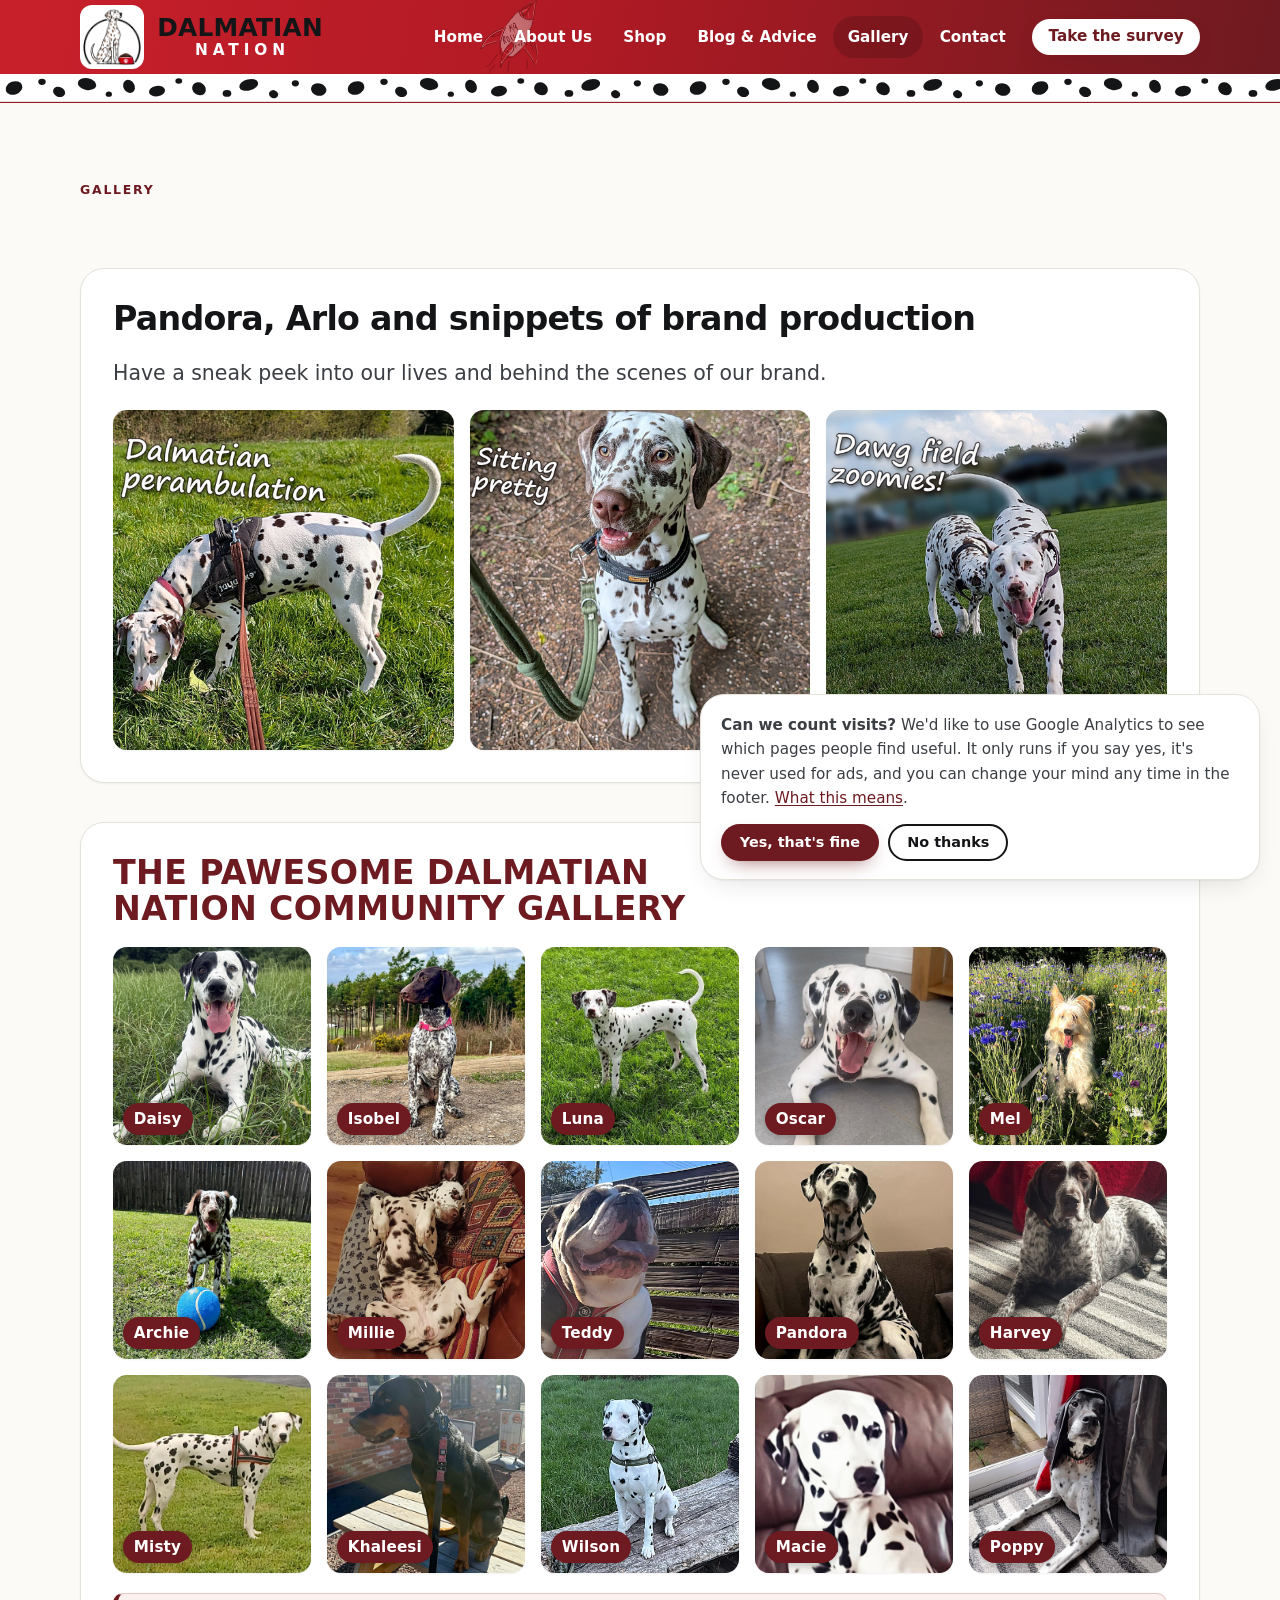
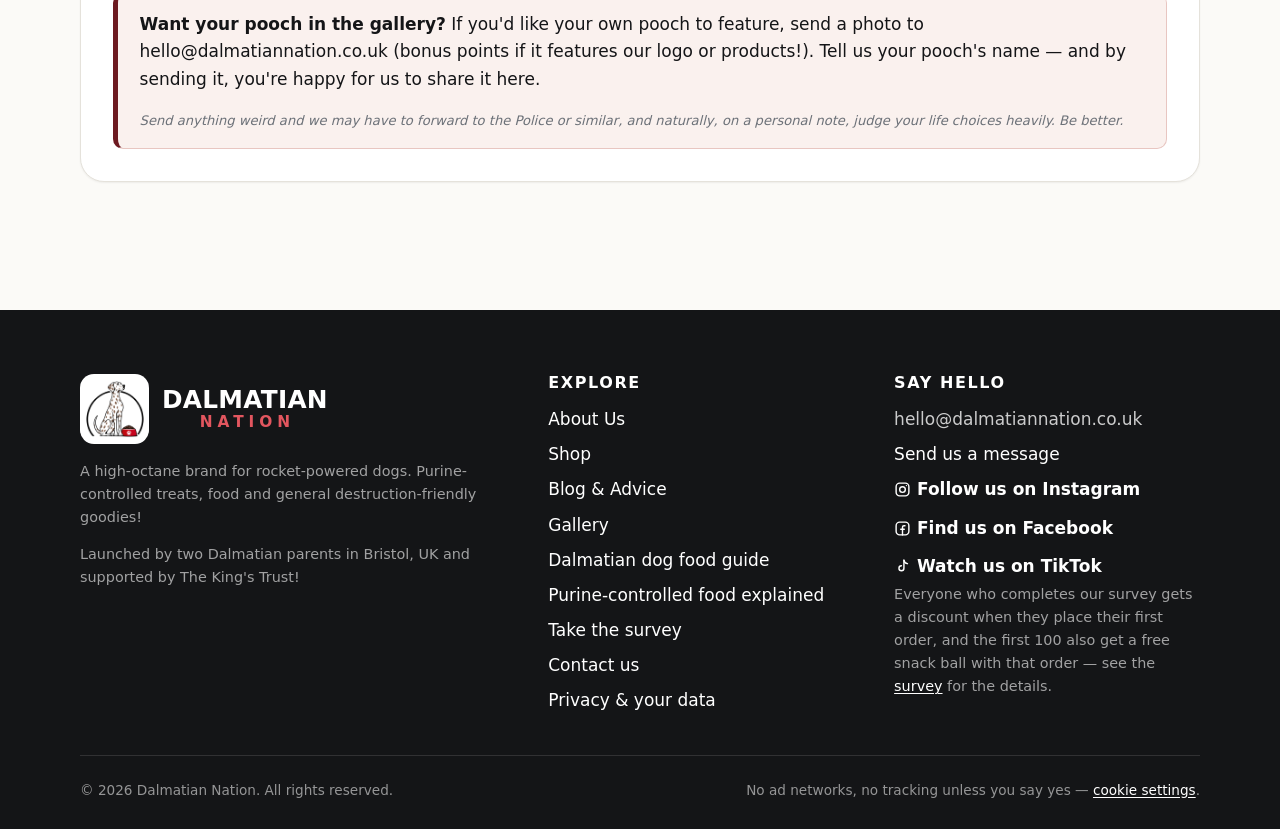
<file: gallery.html>
<!doctype html>
<html lang="en-GB">
<head>
<meta charset="utf-8">
<meta name="viewport" content="width=device-width, initial-scale=1">
<meta http-equiv="Content-Security-Policy" content="default-src 'self'; script-src 'self' https://www.googletagmanager.com; style-src 'self'; img-src 'self' data: https://www.googletagmanager.com https://*.google-analytics.com https://*.analytics.google.com; font-src 'self'; connect-src 'self' https://api.web3forms.com https://script.google.com https://script.googleusercontent.com https://www.googletagmanager.com https://*.google-analytics.com https://*.analytics.google.com; form-action https://api.web3forms.com; base-uri 'self'; object-src 'none'; upgrade-insecure-requests">
<meta name="referrer" content="strict-origin-when-cross-origin">
<title>Gallery — Pandora, Arlo &amp; the Dalmatian community · Dalmatian Nation</title>
<meta name="description" content="Photos from Dalmatian Nation — our spotty pooches Pandora and Arlo, behind the scenes of making purine-controlled dog food, and the Pawesome Dalmatian Nation community gallery of your dogs.">
<meta name="robots" content="index, follow, max-image-preview:large, max-snippet:-1, max-video-preview:-1">
<link rel="canonical" href="https://dalmatiannation.co.uk/gallery">
<meta name="theme-color" content="#c8202b">
<meta name="author" content="Dalmatian Nation">
<meta property="og:site_name" content="Dalmatian Nation">
<meta property="og:locale" content="en_GB">
<meta property="og:type" content="website">
<meta property="og:title" content="Gallery — Pandora, Arlo &amp; the Dalmatian community · Dalmatian Nation">
<meta property="og:description" content="Photos from Dalmatian Nation — our spotty pooches Pandora and Arlo, behind the scenes of making purine-controlled dog food, and the Pawesome Dalmatian Nation community gallery of your dogs.">
<meta property="og:url" content="https://dalmatiannation.co.uk/gallery">
<meta property="og:image" content="https://dalmatiannation.co.uk/assets/img/og.jpg">
<meta property="og:image:width" content="1200">
<meta property="og:image:height" content="630">
<meta property="og:image:alt" content="Dalmatian Nation — Pandora and Arlo, our Dalmatians">
<meta name="twitter:card" content="summary_large_image">
<meta name="twitter:title" content="Gallery — Pandora, Arlo &amp; the Dalmatian community · Dalmatian Nation">
<meta name="twitter:description" content="Photos from Dalmatian Nation — our spotty pooches Pandora and Arlo, behind the scenes of making purine-controlled dog food, and the Pawesome Dalmatian Nation community gallery of your dogs.">
<meta name="twitter:image" content="https://dalmatiannation.co.uk/assets/img/og.jpg">
<meta name="dn-ga" content="G-V9R9HJWNVW">
<link rel="icon" href="/assets/img/favicon.png" type="image/png" sizes="512x512">
<link rel="apple-touch-icon" href="/assets/img/apple-touch-icon.png">
<link rel="stylesheet" href="/assets/css/site.css?v=6e52f9ec">
<script type="application/ld+json">{"@context":"https://schema.org","@graph":[{"@type":"Organization","@id":"https://dalmatiannation.co.uk/#organization","name":"Dalmatian Nation","url":"https://dalmatiannation.co.uk/","logo":"https://dalmatiannation.co.uk/assets/img/logo.png","image":"https://dalmatiannation.co.uk/assets/img/og.jpg","description":"Purine-controlled complete dog food designed for Dalmatians, made in the UK.","contactPoint":{"@type":"ContactPoint","contactType":"customer service","url":"https://dalmatiannation.co.uk/contact","availableLanguage":"en"},"address":{"@type":"PostalAddress","addressLocality":"Bristol","addressRegion":"England","addressCountry":"GB"},"areaServed":"GB","knowsAbout":["Dalmatian dog food","purine-controlled dog food","low purine diet for dogs","HUA Dalmatians","urate stones in dogs"],"foundingDate":"2026","sameAs":["https://www.instagram.com/dalmatiannationltd/","https://www.facebook.com/people/Dalmatian-Nation/61595199105336/","https://www.tiktok.com/@dalmatiannationltd"]},{"@type":"WebSite","@id":"https://dalmatiannation.co.uk/#website","name":"Dalmatian Nation","url":"https://dalmatiannation.co.uk/","publisher":{"@id":"https://dalmatiannation.co.uk/#organization"},"inLanguage":"en-GB"},{"@type":"CollectionPage","name":"Gallery — Pandora, Arlo \u0026 the Dalmatian community · Dalmatian Nation","description":"Photos from Dalmatian Nation — our spotty pooches Pandora and Arlo, behind the scenes of making purine-controlled dog food, and the Pawesome Dalmatian Nation community gallery of your dogs.","url":"https://dalmatiannation.co.uk/gallery","isPartOf":{"@id":"https://dalmatiannation.co.uk/#website"},"about":{"@id":"https://dalmatiannation.co.uk/#organization"},"primaryImageOfPage":"https://dalmatiannation.co.uk/assets/img/og.jpg","inLanguage":"en-GB"},{"@type":"BreadcrumbList","itemListElement":[{"@type":"ListItem","position":1,"name":"Home","item":"https://dalmatiannation.co.uk/"},{"@type":"ListItem","position":2,"name":"Gallery","item":"https://dalmatiannation.co.uk/gallery"}]}]}</script>
</head>
<body class="">
<a class="skip" href="#main">Skip to content</a>

<header class="site-header">
  <div class="wrap">
    <a class="brand brand-header" href="/" aria-label="Dalmatian Nation — home">
            <span class="brand-dog"><img src="/assets/img/logo-mark.png?v=4327d60c" alt="" width="512" height="512" decoding="async"></span>
      <span class="brand-name" aria-hidden="true">Dalmatian<span>Nation</span></span>
    </a>
    <button class="nav-toggle" type="button" aria-expanded="false" aria-controls="site-nav">
      <span class="nav-toggle-bars" aria-hidden="true"></span>
      <span>Menu</span>
    </button>
    <nav id="site-nav" class="nav" aria-label="Main">
              <a href="/">Home</a>
              <a href="/about-us">About Us</a>
              <a href="/shop">Shop</a>
              <a href="/blog">Blog &amp; Advice</a>
              <a href="/gallery" class="is-active" aria-current="page">Gallery</a>
              <a href="/contact">Contact</a>
            <a href="/survey" class="btn btn-primary btn-sm">Take the survey</a>
    </nav>
  </div>
</header>

<main id="main">

<section class="page-head gallery-head">
  <div class="wrap">
    <span class="eyebrow">Gallery</span>
  </div>
</section>

<section class="section-tight gallery-page">
  <div class="wrap gallery-split">

    <div class="gallery-col">
      <h1 class="gallery-col-title">Pandora, Arlo and snippets of brand production</h1>
      <p class="lede">Have a sneak peek into our lives and behind the scenes of our brand.</p>
                  <div class="gallery">
              <a class="gallery-item" href="/assets/img/gallery/01-dalmatian-perambulation.jpg?v=d20dbd5a" target="_blank" rel="noopener">
          <img src="/assets/img/gallery/01-dalmatian-perambulation.jpg?v=d20dbd5a" alt="Dalmatian perambulation" loading="lazy" width="400" height="400">
                  </a>
              <a class="gallery-item" href="/assets/img/gallery/02-sitting-pretty.jpg?v=d20dbd5a" target="_blank" rel="noopener">
          <img src="/assets/img/gallery/02-sitting-pretty.jpg?v=d20dbd5a" alt="Sitting pretty" loading="lazy" width="400" height="400">
                  </a>
              <a class="gallery-item" href="/assets/img/gallery/03-dawg-field-zoomies.jpg?v=d20dbd5a" target="_blank" rel="noopener">
          <img src="/assets/img/gallery/03-dawg-field-zoomies.jpg?v=d20dbd5a" alt="Dawg field zoomies" loading="lazy" width="400" height="400">
                  </a>
          </div>
              </div>

    <div class="gallery-col" id="community">
      <h2 class="gallery-col-title community-title">The Pawesome Dalmatian Nation Community Gallery</h2>
                  <div class="gallery">
              <a class="gallery-item" href="/assets/img/community/01-daisy.jpg?v=34360c8b" target="_blank" rel="noopener">
          <img src="/assets/img/community/01-daisy.jpg?v=34360c8b" alt="Daisy" loading="lazy" width="400" height="400">
          <span class="gallery-name">Daisy</span>        </a>
              <a class="gallery-item" href="/assets/img/community/02-isobel.jpg?v=43b2093b" target="_blank" rel="noopener">
          <img src="/assets/img/community/02-isobel.jpg?v=43b2093b" alt="Isobel" loading="lazy" width="400" height="400">
          <span class="gallery-name">Isobel</span>        </a>
              <a class="gallery-item" href="/assets/img/community/03-luna.jpg?v=06119a8d" target="_blank" rel="noopener">
          <img src="/assets/img/community/03-luna.jpg?v=06119a8d" alt="Luna" loading="lazy" width="400" height="400">
          <span class="gallery-name">Luna</span>        </a>
              <a class="gallery-item" href="/assets/img/community/04-oscar.jpg?v=a18748ee" target="_blank" rel="noopener">
          <img src="/assets/img/community/04-oscar.jpg?v=a18748ee" alt="Oscar" loading="lazy" width="400" height="400">
          <span class="gallery-name">Oscar</span>        </a>
              <a class="gallery-item" href="/assets/img/community/05-mel.jpg?v=43b2093b" target="_blank" rel="noopener">
          <img src="/assets/img/community/05-mel.jpg?v=43b2093b" alt="Mel" loading="lazy" width="400" height="400">
          <span class="gallery-name">Mel</span>        </a>
              <a class="gallery-item" href="/assets/img/community/06-archie.jpg?v=42f66572" target="_blank" rel="noopener">
          <img src="/assets/img/community/06-archie.jpg?v=42f66572" alt="Archie" loading="lazy" width="400" height="400">
          <span class="gallery-name">Archie</span>        </a>
              <a class="gallery-item" href="/assets/img/community/07-millie.jpg?v=82e103db" target="_blank" rel="noopener">
          <img src="/assets/img/community/07-millie.jpg?v=82e103db" alt="Millie" loading="lazy" width="400" height="400">
          <span class="gallery-name">Millie</span>        </a>
              <a class="gallery-item" href="/assets/img/community/08-teddy.jpg?v=3b4a658d" target="_blank" rel="noopener">
          <img src="/assets/img/community/08-teddy.jpg?v=3b4a658d" alt="Teddy" loading="lazy" width="400" height="400">
          <span class="gallery-name">Teddy</span>        </a>
              <a class="gallery-item" href="/assets/img/community/09-pandora.jpg?v=1475a456" target="_blank" rel="noopener">
          <img src="/assets/img/community/09-pandora.jpg?v=1475a456" alt="Pandora" loading="lazy" width="400" height="400">
          <span class="gallery-name">Pandora</span>        </a>
              <a class="gallery-item" href="/assets/img/community/10-harvey.jpg?v=a7470878" target="_blank" rel="noopener">
          <img src="/assets/img/community/10-harvey.jpg?v=a7470878" alt="Harvey" loading="lazy" width="400" height="400">
          <span class="gallery-name">Harvey</span>        </a>
              <a class="gallery-item" href="/assets/img/community/11-misty.jpg?v=82e103db" target="_blank" rel="noopener">
          <img src="/assets/img/community/11-misty.jpg?v=82e103db" alt="Misty" loading="lazy" width="400" height="400">
          <span class="gallery-name">Misty</span>        </a>
              <a class="gallery-item" href="/assets/img/community/12-khaleesi.jpg?v=0caf6cdb" target="_blank" rel="noopener">
          <img src="/assets/img/community/12-khaleesi.jpg?v=0caf6cdb" alt="Khaleesi" loading="lazy" width="400" height="400">
          <span class="gallery-name">Khaleesi</span>        </a>
              <a class="gallery-item" href="/assets/img/community/13-wilson.jpg?v=773bddc1" target="_blank" rel="noopener">
          <img src="/assets/img/community/13-wilson.jpg?v=773bddc1" alt="Wilson" loading="lazy" width="400" height="400">
          <span class="gallery-name">Wilson</span>        </a>
              <a class="gallery-item" href="/assets/img/community/14-macie.jpg?v=82e103db" target="_blank" rel="noopener">
          <img src="/assets/img/community/14-macie.jpg?v=82e103db" alt="Macie" loading="lazy" width="400" height="400">
          <span class="gallery-name">Macie</span>        </a>
              <a class="gallery-item" href="/assets/img/community/15-poppy.jpg?v=5d584299" target="_blank" rel="noopener">
          <img src="/assets/img/community/15-poppy.jpg?v=5d584299" alt="Poppy" loading="lazy" width="400" height="400">
          <span class="gallery-name">Poppy</span>        </a>
          </div>
                <div class="callout">
        <p><strong>Want your pooch in the gallery?</strong> If you'd like your own pooch to feature, send a photo to <span class="email-protect" data-u="olleh" data-d="ku.oc.noitannaitamlad">hello [at] dalmatiannation [dot] co [dot] uk</span> (bonus points if it features our logo or products!). Tell us your pooch's name — and by sending it, you're happy for us to share it here.</p>
        <p class="small-print">Send anything weird and we may have to forward to the Police or similar, and naturally, on a personal note, judge your life choices heavily. Be better.</p>
      </div>
    </div>

  </div>
</section>

</main>

<footer class="site-footer">
  <div class="wrap">
    <div class="footer-grid">
      <div class="footer-brand">
        <a class="brand brand-header brand-footer" href="/" aria-label="Dalmatian Nation — home">
          <span class="brand-dog"><img src="/assets/img/logo-mark.png?v=4327d60c" alt="" width="512" height="512" decoding="async" loading="lazy"></span>
          <span class="brand-name" aria-hidden="true">Dalmatian<span>Nation</span></span>
        </a>
        <p class="footer-note">A high-octane brand for rocket-powered dogs. Purine-controlled treats, food and general destruction-friendly goodies!</p>
        <p class="footer-note">Launched by two Dalmatian parents in Bristol, UK and supported by The King's Trust!</p>
      </div>

      <div>
        <h4>Explore</h4>
        <ul class="footer-links">
          <li><a href="/about-us">About Us</a></li>
          <li><a href="/shop">Shop</a></li>
          <li><a href="/blog">Blog &amp; Advice</a></li>
          <li><a href="/gallery">Gallery</a></li>
          <li><a href="/dalmatian-dog-food">Dalmatian dog food guide</a></li>
          <li><a href="/purine-controlled-dog-food">Purine-controlled food explained</a></li>
          <li><a href="/survey">Take the survey</a></li>
          <li><a href="/contact">Contact us</a></li>
          <li><a href="/privacy">Privacy &amp; your data</a></li>
        </ul>
      </div>

      <div>
        <h4>Say hello</h4>
        <ul class="footer-links">
                      <li><span class="email-protect" data-u="olleh" data-d="ku.oc.noitannaitamlad">hello [at] dalmatiannation [dot] co [dot] uk</span></li>
                    <li><a href="/contact">Send us a message</a></li>
                      <li><a class="ig-link" href="https://www.instagram.com/dalmatiannationltd/" rel="noopener me" target="_blank"><svg class="inline-icon" viewBox="0 0 24 24" fill="none" stroke="currentColor" stroke-width="2" stroke-linecap="round" stroke-linejoin="round" aria-hidden="true" focusable="false"><rect x="3" y="3" width="18" height="18" rx="5"/><circle cx="12" cy="12" r="4"/><circle cx="17.5" cy="6.5" r="1" fill="currentColor" stroke="none"/></svg>Follow us on Instagram</a></li>
                                <li><a class="ig-link" href="https://www.facebook.com/people/Dalmatian-Nation/61595199105336/" rel="noopener me" target="_blank"><svg class="inline-icon" viewBox="0 0 24 24" fill="none" stroke="currentColor" stroke-width="2" stroke-linecap="round" stroke-linejoin="round" aria-hidden="true" focusable="false"><rect x="3" y="3" width="18" height="18" rx="5"/><path d="M15.5 8H14a2 2 0 0 0-2 2v11M9.5 13h5"/></svg>Find us on Facebook</a></li>
                                <li><a class="ig-link" href="https://www.tiktok.com/@dalmatiannationltd" rel="noopener me" target="_blank"><svg class="inline-icon" viewBox="0 0 24 24" fill="none" stroke="currentColor" stroke-width="2" stroke-linecap="round" stroke-linejoin="round" aria-hidden="true" focusable="false"><path d="M14 3v11.5a3.5 3.5 0 1 1-3.5-3.5"/><path d="M14 3c.4 2.6 2.4 4.6 5 5"/></svg>Watch us on TikTok</a></li>
                  </ul>
        <p class="footer-note">Everyone who completes our survey gets a discount when they place their first order, and the first 100 also get a free snack ball with that order — see the <a href="/survey">survey</a> for the details.</p>
      </div>
    </div>

    <div class="footer-fine">
      <span>&copy; 2026 Dalmatian Nation. All rights reserved.</span>
              <span>No ad networks, no tracking unless you say yes — <a href="#" data-cookie-settings>cookie settings</a>.</span>
          </div>
  </div>
</footer>

<div class="cookie-banner" id="cookie-banner" role="region" aria-label="Cookie choice" hidden>
  <p><strong>Can we count visits?</strong> We'd like to use Google Analytics to see which pages people find useful. It only runs if you say yes, it's never used for ads, and you can change your mind any time in the footer. <a href="/privacy#cookies">What this means</a>.</p>
  <div class="cookie-actions">
    <button type="button" class="btn btn-primary btn-sm" data-consent="yes">Yes, that's fine</button>
    <button type="button" class="btn btn-ghost btn-sm" data-consent="no">No thanks</button>
  </div>
</div>

<script src="/assets/js/site.js?v=43b941c6" defer></script>
</body>
</html>
</file>
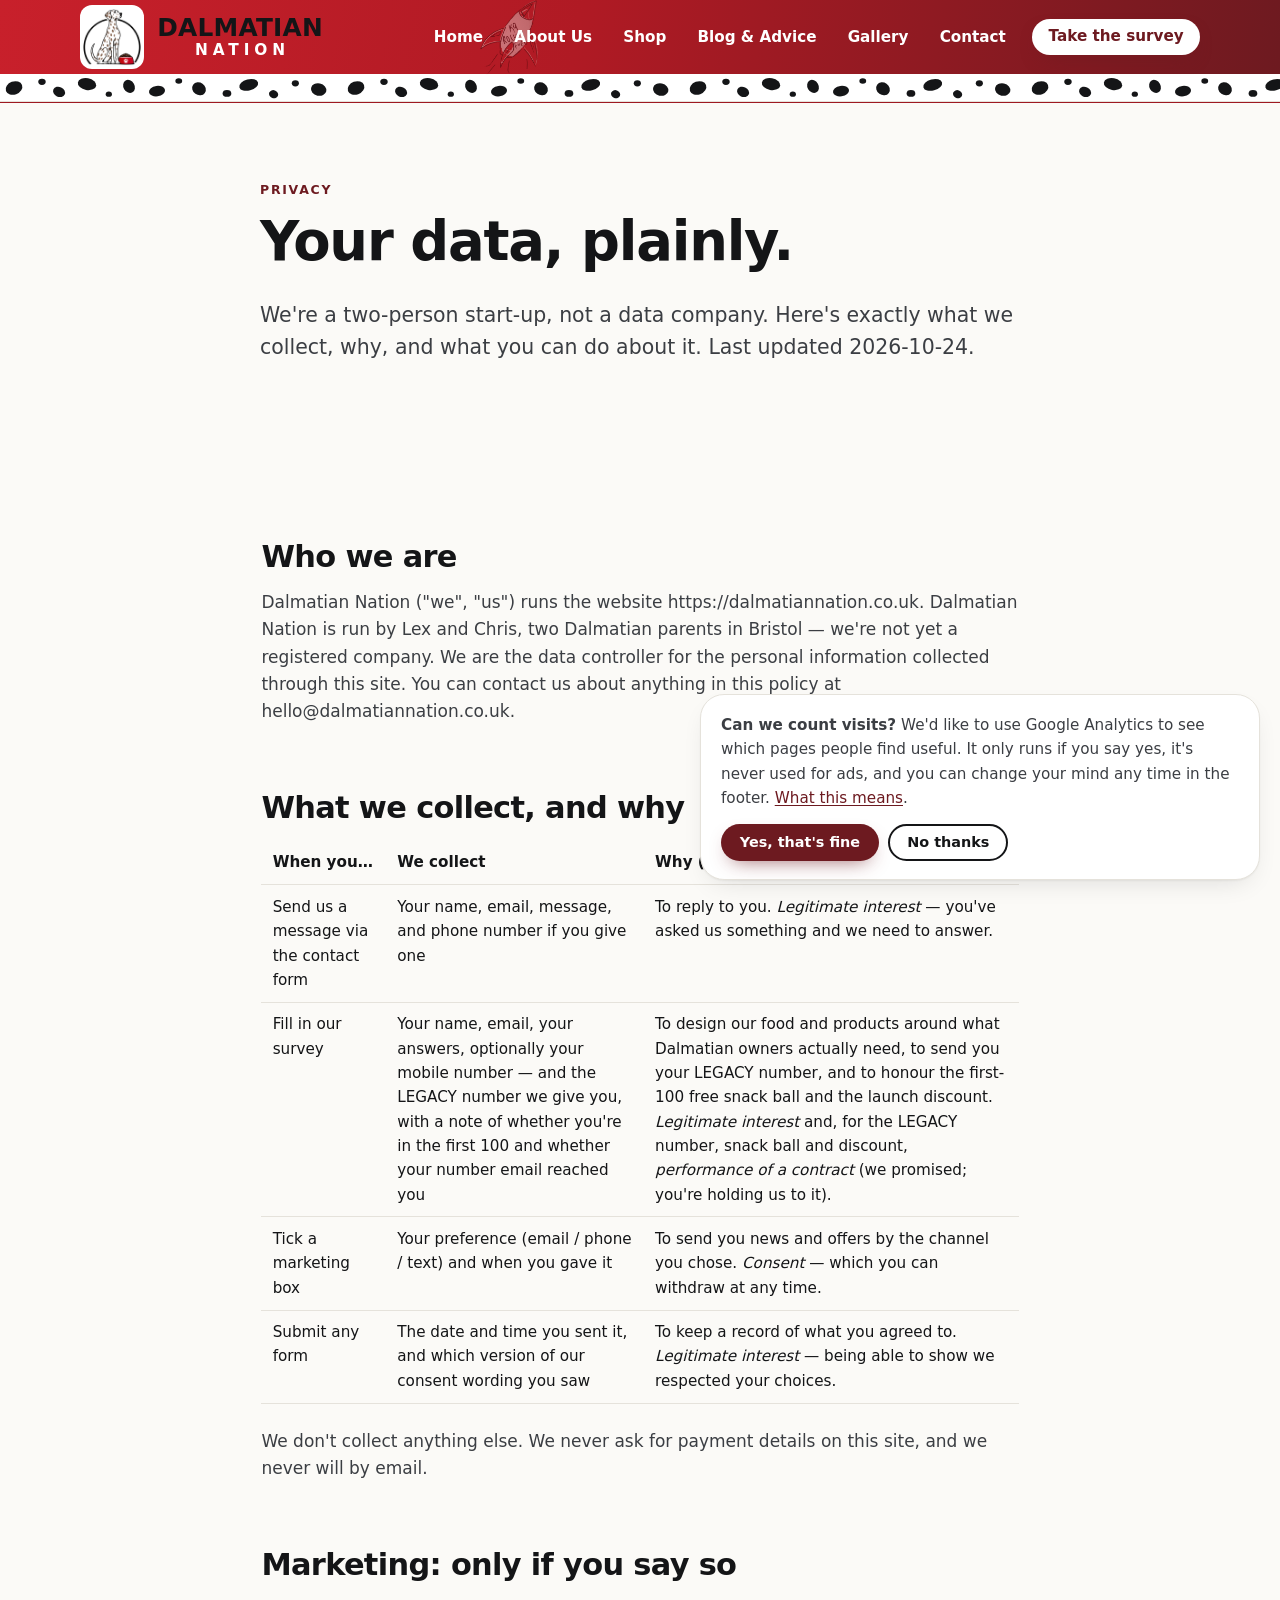
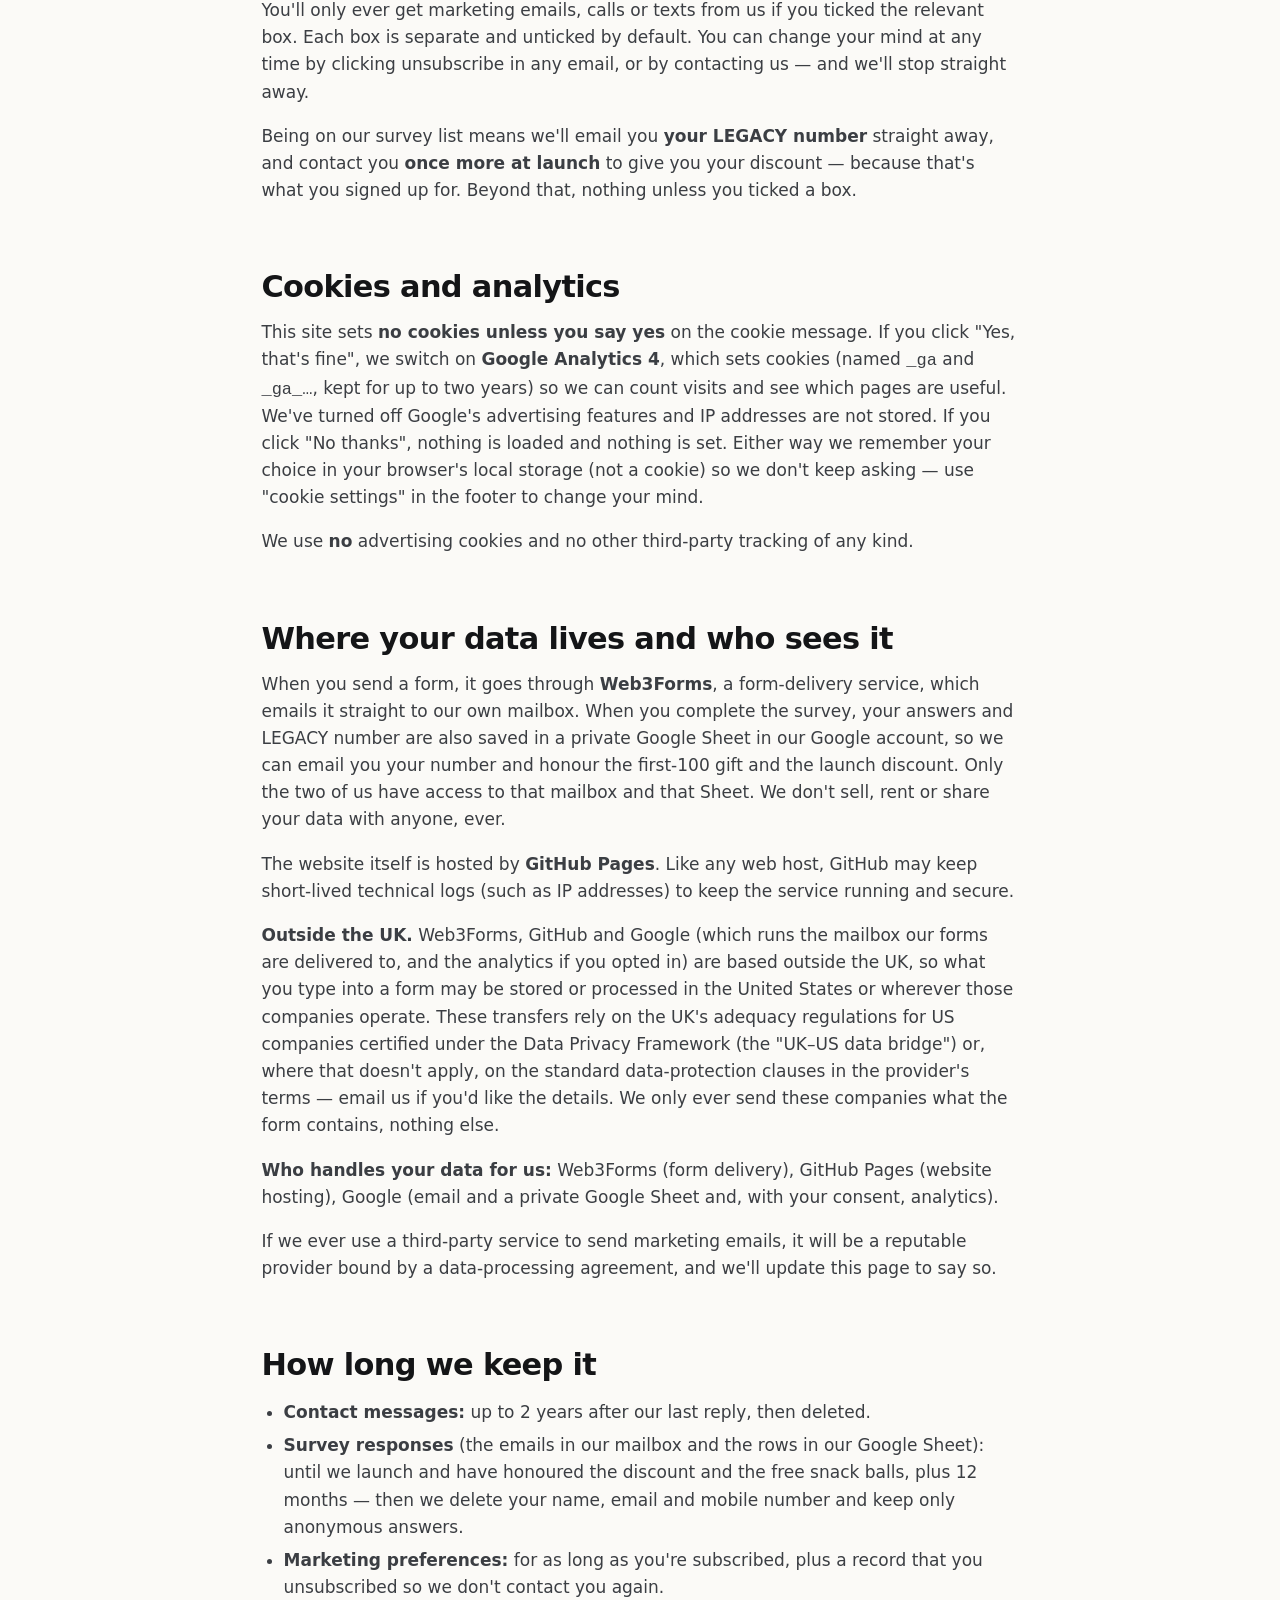
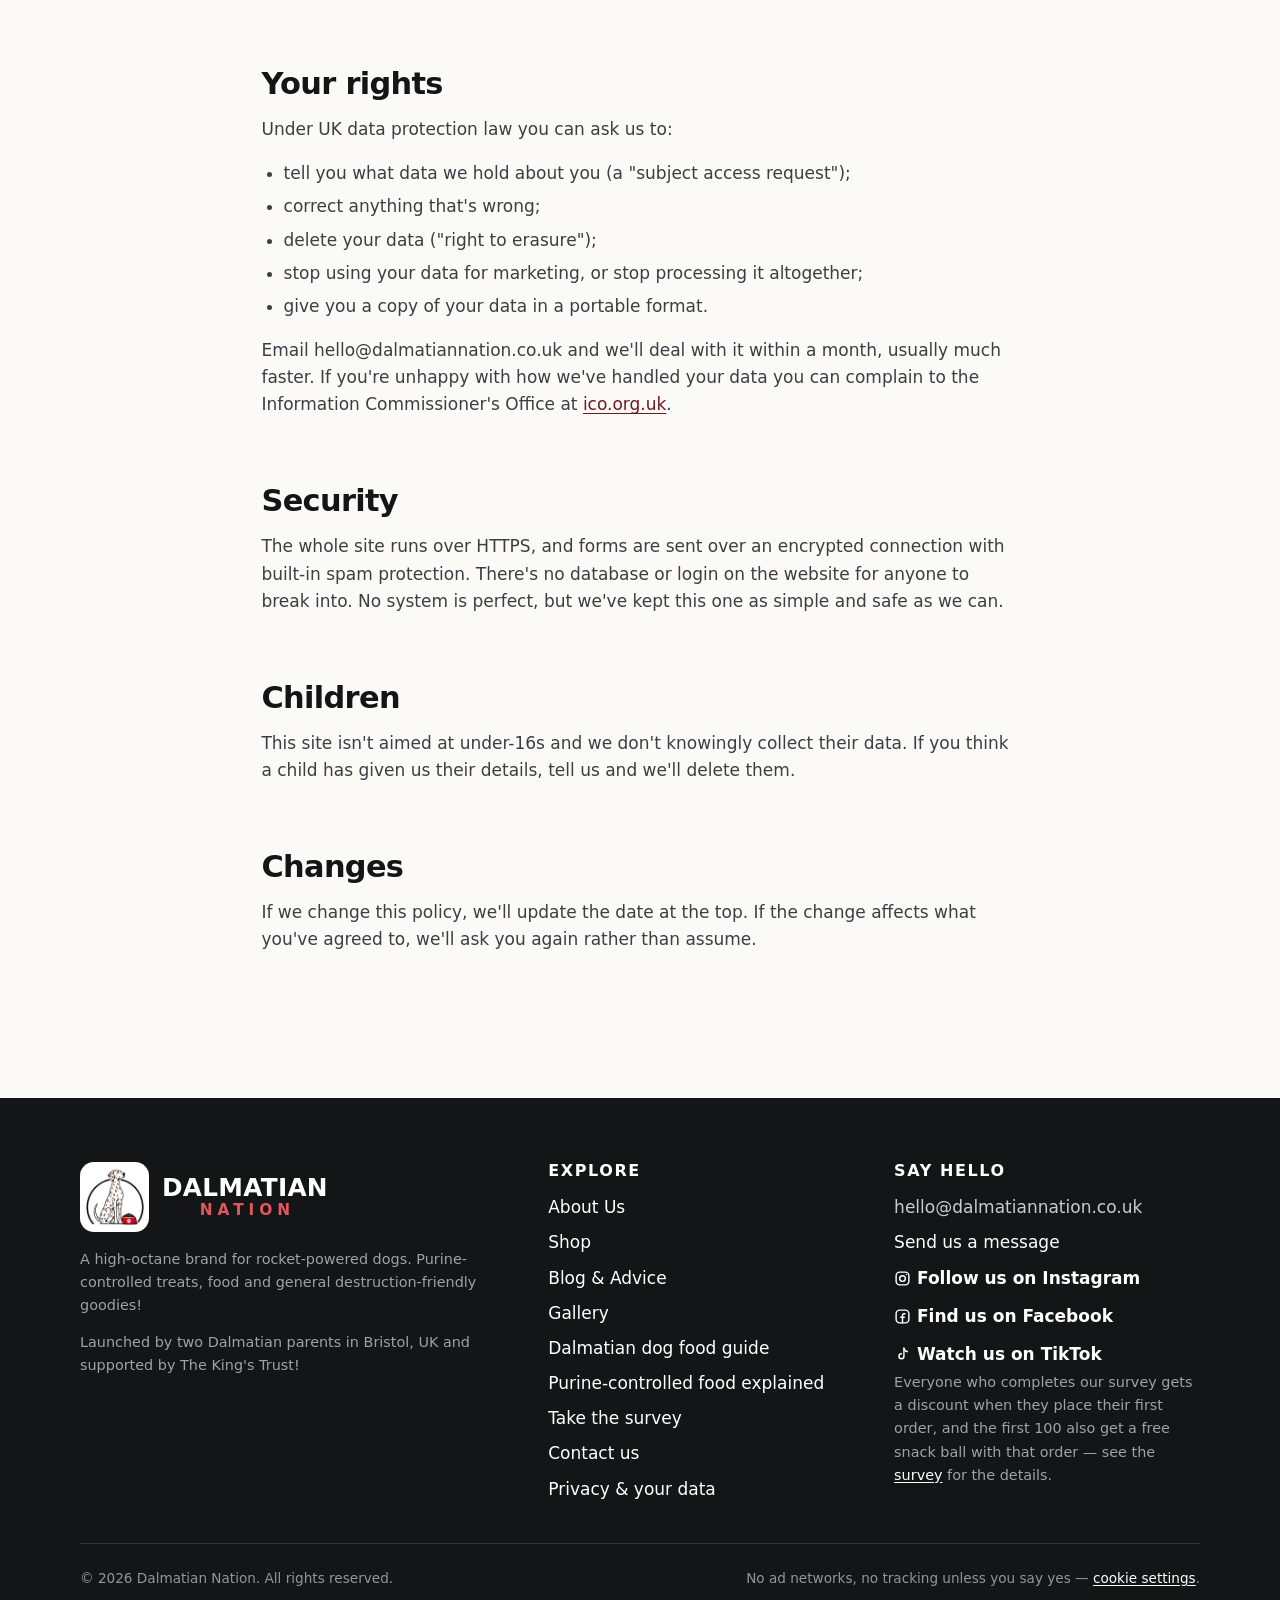
<file: privacy.html>
<!doctype html>
<html lang="en-GB">
<head>
<meta charset="utf-8">
<meta name="viewport" content="width=device-width, initial-scale=1">
<meta http-equiv="Content-Security-Policy" content="default-src 'self'; script-src 'self' https://www.googletagmanager.com; style-src 'self'; img-src 'self' data: https://www.googletagmanager.com https://*.google-analytics.com https://*.analytics.google.com; font-src 'self'; connect-src 'self' https://api.web3forms.com https://script.google.com https://script.googleusercontent.com https://www.googletagmanager.com https://*.google-analytics.com https://*.analytics.google.com; form-action https://api.web3forms.com; base-uri 'self'; object-src 'none'; upgrade-insecure-requests">
<meta name="referrer" content="strict-origin-when-cross-origin">
<title>Privacy &amp; your data · Dalmatian Nation</title>
<meta name="description" content="How Dalmatian Nation collects, uses and protects your personal data.">
<meta name="robots" content="index, follow, max-image-preview:large, max-snippet:-1, max-video-preview:-1">
<link rel="canonical" href="https://dalmatiannation.co.uk/privacy">
<meta name="theme-color" content="#c8202b">
<meta name="author" content="Dalmatian Nation">
<meta property="og:site_name" content="Dalmatian Nation">
<meta property="og:locale" content="en_GB">
<meta property="og:type" content="website">
<meta property="og:title" content="Privacy &amp; your data · Dalmatian Nation">
<meta property="og:description" content="How Dalmatian Nation collects, uses and protects your personal data.">
<meta property="og:url" content="https://dalmatiannation.co.uk/privacy">
<meta property="og:image" content="https://dalmatiannation.co.uk/assets/img/og.jpg">
<meta property="og:image:width" content="1200">
<meta property="og:image:height" content="630">
<meta property="og:image:alt" content="Dalmatian Nation — Pandora and Arlo, our Dalmatians">
<meta name="twitter:card" content="summary_large_image">
<meta name="twitter:title" content="Privacy &amp; your data · Dalmatian Nation">
<meta name="twitter:description" content="How Dalmatian Nation collects, uses and protects your personal data.">
<meta name="twitter:image" content="https://dalmatiannation.co.uk/assets/img/og.jpg">
<meta name="dn-ga" content="G-V9R9HJWNVW">
<link rel="icon" href="/assets/img/favicon.png" type="image/png" sizes="512x512">
<link rel="apple-touch-icon" href="/assets/img/apple-touch-icon.png">
<link rel="stylesheet" href="/assets/css/site.css?v=6e52f9ec">
<script type="application/ld+json">{"@context":"https://schema.org","@graph":[{"@type":"Organization","@id":"https://dalmatiannation.co.uk/#organization","name":"Dalmatian Nation","url":"https://dalmatiannation.co.uk/","logo":"https://dalmatiannation.co.uk/assets/img/logo.png","image":"https://dalmatiannation.co.uk/assets/img/og.jpg","description":"Purine-controlled complete dog food designed for Dalmatians, made in the UK.","contactPoint":{"@type":"ContactPoint","contactType":"customer service","url":"https://dalmatiannation.co.uk/contact","availableLanguage":"en"},"address":{"@type":"PostalAddress","addressLocality":"Bristol","addressRegion":"England","addressCountry":"GB"},"areaServed":"GB","knowsAbout":["Dalmatian dog food","purine-controlled dog food","low purine diet for dogs","HUA Dalmatians","urate stones in dogs"],"foundingDate":"2026","sameAs":["https://www.instagram.com/dalmatiannationltd/","https://www.facebook.com/people/Dalmatian-Nation/61595199105336/","https://www.tiktok.com/@dalmatiannationltd"]},{"@type":"WebSite","@id":"https://dalmatiannation.co.uk/#website","name":"Dalmatian Nation","url":"https://dalmatiannation.co.uk/","publisher":{"@id":"https://dalmatiannation.co.uk/#organization"},"inLanguage":"en-GB"},{"@type":"WebPage","name":"Privacy \u0026 your data · Dalmatian Nation","description":"How Dalmatian Nation collects, uses and protects your personal data.","url":"https://dalmatiannation.co.uk/privacy","isPartOf":{"@id":"https://dalmatiannation.co.uk/#website"},"about":{"@id":"https://dalmatiannation.co.uk/#organization"},"primaryImageOfPage":"https://dalmatiannation.co.uk/assets/img/og.jpg","inLanguage":"en-GB"},{"@type":"BreadcrumbList","itemListElement":[{"@type":"ListItem","position":1,"name":"Home","item":"https://dalmatiannation.co.uk/"},{"@type":"ListItem","position":2,"name":"Privacy \u0026 your data","item":"https://dalmatiannation.co.uk/privacy"}]}]}</script>
</head>
<body class="">
<a class="skip" href="#main">Skip to content</a>

<header class="site-header">
  <div class="wrap">
    <a class="brand brand-header" href="/" aria-label="Dalmatian Nation — home">
            <span class="brand-dog"><img src="/assets/img/logo-mark.png?v=4327d60c" alt="" width="512" height="512" decoding="async"></span>
      <span class="brand-name" aria-hidden="true">Dalmatian<span>Nation</span></span>
    </a>
    <button class="nav-toggle" type="button" aria-expanded="false" aria-controls="site-nav">
      <span class="nav-toggle-bars" aria-hidden="true"></span>
      <span>Menu</span>
    </button>
    <nav id="site-nav" class="nav" aria-label="Main">
              <a href="/">Home</a>
              <a href="/about-us">About Us</a>
              <a href="/shop">Shop</a>
              <a href="/blog">Blog &amp; Advice</a>
              <a href="/gallery">Gallery</a>
              <a href="/contact">Contact</a>
            <a href="/survey" class="btn btn-primary btn-sm">Take the survey</a>
    </nav>
  </div>
</header>

<main id="main">

<section class="page-head">
  <div class="wrap-narrow">
    <span class="eyebrow">Privacy</span>
    <h1>Your data, plainly.</h1>
    <p class="lede">We're a two-person start-up, not a data company. Here's exactly what we collect, why, and what you can do about it. Last updated 2026-10-24.</p>
  </div>
</section>

<section class="section-tight">
  <div class="wrap-narrow prose">

    <h2>Who we are</h2>
    <p>Dalmatian Nation ("we", "us") runs the website https://dalmatiannation.co.uk. Dalmatian Nation is run by Lex and Chris, two Dalmatian parents in Bristol — we're not yet a registered company. We are the data controller for the personal information collected through this site. You can contact us about anything in this policy at <span class="email-protect" data-u="olleh" data-d="ku.oc.noitannaitamlad">hello [at] dalmatiannation [dot] co [dot] uk</span>.</p>
    <!-- When the company is registered: add its name, company number and registered address here. ICO fee: checked 24 Oct 2026 — not needed. -->

    <h2>What we collect, and why</h2>
    <table>
      <thead><tr><th>When you…</th><th>We collect</th><th>Why (and our lawful basis)</th></tr></thead>
      <tbody>
        <tr>
          <td>Send us a message via the contact form</td>
          <td>Your name, email, message, and phone number if you give one</td>
          <td>To reply to you. <em>Legitimate interest</em> — you've asked us something and we need to answer.</td>
        </tr>
        <tr>
          <td>Fill in our survey</td>
          <td>Your name, email, your answers, optionally your mobile number — and the LEGACY number we give you, with a note of whether you're in the first 100 and whether your number email reached you</td>
          <td>To design our food and products around what Dalmatian owners actually need, to send you your LEGACY number, and to honour the first-100 free snack ball and the launch discount. <em>Legitimate interest</em> and, for the LEGACY number, snack ball and discount, <em>performance of a contract</em> (we promised; you're holding us to it).</td>
        </tr>
        <tr>
          <td>Tick a marketing box</td>
          <td>Your preference (email / phone / text) and when you gave it</td>
          <td>To send you news and offers by the channel you chose. <em>Consent</em> — which you can withdraw at any time.</td>
        </tr>
        <tr>
          <td>Submit any form</td>
          <td>The date and time you sent it, and which version of our consent wording you saw</td>
          <td>To keep a record of what you agreed to. <em>Legitimate interest</em> — being able to show we respected your choices.</td>
        </tr>
      </tbody>
    </table>
    <p>We don't collect anything else. We never ask for payment details on this site, and we never will by email.</p>

    <h2>Marketing: only if you say so</h2>
    <p>You'll only ever get marketing emails, calls or texts from us if you ticked the relevant box. Each box is separate and unticked by default. You can change your mind at any time by clicking unsubscribe in any email, or by contacting us — and we'll stop straight away.</p>
    <p>Being on our survey list means we'll email you <strong>your LEGACY number</strong> straight away, and contact you <strong>once more at launch</strong> to give you your discount — because that's what you signed up for. Beyond that, nothing unless you ticked a box.</p>

    <h2 id="cookies">Cookies and analytics</h2>
          <p>This site sets <strong>no cookies unless you say yes</strong> on the cookie message. If you click "Yes, that's fine", we switch on <strong>Google Analytics 4</strong>, which sets cookies (named <code>_ga</code> and <code>_ga_…</code>, kept for up to two years) so we can count visits and see which pages are useful. We've turned off Google's advertising features and IP addresses are not stored. If you click "No thanks", nothing is loaded and nothing is set. Either way we remember your choice in your browser's local storage (not a cookie) so we don't keep asking — use "cookie settings" in the footer to change your mind.</p>
      <p>We use <strong>no</strong> advertising cookies and no other third-party tracking of any kind.</p>
    
    <h2>Where your data lives and who sees it</h2>
    <p>When you send a form, it goes through <strong>Web3Forms</strong>, a form-delivery service, which emails it straight to our own mailbox. When you complete the survey, your answers and LEGACY number are also saved in a private Google Sheet in our Google account, so we can email you your number and honour the first-100 gift and the launch discount. Only the two of us have access to that mailbox and that Sheet. We don't sell, rent or share your data with anyone, ever.</p>
    <p>The website itself is hosted by <strong>GitHub Pages</strong>. Like any web host, GitHub may keep short-lived technical logs (such as IP addresses) to keep the service running and secure.</p>
    <p><strong>Outside the UK.</strong> Web3Forms, GitHub and Google (which runs the mailbox our forms are delivered to, and the analytics if you opted in) are based outside the UK, so what you type into a form may be stored or processed in the United States or wherever those companies operate. These transfers rely on the UK's adequacy regulations for US companies certified under the Data Privacy Framework (the "UK–US data bridge") or, where that doesn't apply, on the standard data-protection clauses in the provider's terms — email us if you'd like the details. We only ever send these companies what the form contains, nothing else.</p>
    <p><strong>Who handles your data for us:</strong> Web3Forms (form delivery), GitHub Pages (website hosting), Google (email and a private Google Sheet and, with your consent, analytics).</p>
    <p>If we ever use a third-party service to send marketing emails, it will be a reputable provider bound by a data-processing agreement, and we'll update this page to say so.</p>

    <h2>How long we keep it</h2>
    <ul>
      <li><strong>Contact messages:</strong> up to 2 years after our last reply, then deleted.</li>
      <li><strong>Survey responses</strong> (the emails in our mailbox and the rows in our Google Sheet): until we launch and have honoured the discount and the free snack balls, plus 12 months — then we delete your name, email and mobile number and keep only anonymous answers.</li>
      <li><strong>Marketing preferences:</strong> for as long as you're subscribed, plus a record that you unsubscribed so we don't contact you again.</li>
    </ul>

    <h2>Your rights</h2>
    <p>Under UK data protection law you can ask us to:</p>
    <ul>
      <li>tell you what data we hold about you (a "subject access request");</li>
      <li>correct anything that's wrong;</li>
      <li>delete your data ("right to erasure");</li>
      <li>stop using your data for marketing, or stop processing it altogether;</li>
      <li>give you a copy of your data in a portable format.</li>
    </ul>
    <p>Email <span class="email-protect" data-u="olleh" data-d="ku.oc.noitannaitamlad">hello [at] dalmatiannation [dot] co [dot] uk</span> and we'll deal with it within a month, usually much faster. If you're unhappy with how we've handled your data you can complain to the Information Commissioner's Office at <a href="https://ico.org.uk" rel="noopener">ico.org.uk</a>.</p>

    <h2>Security</h2>
    <p>The whole site runs over HTTPS, and forms are sent over an encrypted connection with built-in spam protection. There's no database or login on the website for anyone to break into. No system is perfect, but we've kept this one as simple and safe as we can.</p>

    <h2>Children</h2>
    <p>This site isn't aimed at under-16s and we don't knowingly collect their data. If you think a child has given us their details, tell us and we'll delete them.</p>

    <h2>Changes</h2>
    <p>If we change this policy, we'll update the date at the top. If the change affects what you've agreed to, we'll ask you again rather than assume.</p>

  </div>
</section>

</main>

<footer class="site-footer">
  <div class="wrap">
    <div class="footer-grid">
      <div class="footer-brand">
        <a class="brand brand-header brand-footer" href="/" aria-label="Dalmatian Nation — home">
          <span class="brand-dog"><img src="/assets/img/logo-mark.png?v=4327d60c" alt="" width="512" height="512" decoding="async" loading="lazy"></span>
          <span class="brand-name" aria-hidden="true">Dalmatian<span>Nation</span></span>
        </a>
        <p class="footer-note">A high-octane brand for rocket-powered dogs. Purine-controlled treats, food and general destruction-friendly goodies!</p>
        <p class="footer-note">Launched by two Dalmatian parents in Bristol, UK and supported by The King's Trust!</p>
      </div>

      <div>
        <h4>Explore</h4>
        <ul class="footer-links">
          <li><a href="/about-us">About Us</a></li>
          <li><a href="/shop">Shop</a></li>
          <li><a href="/blog">Blog &amp; Advice</a></li>
          <li><a href="/gallery">Gallery</a></li>
          <li><a href="/dalmatian-dog-food">Dalmatian dog food guide</a></li>
          <li><a href="/purine-controlled-dog-food">Purine-controlled food explained</a></li>
          <li><a href="/survey">Take the survey</a></li>
          <li><a href="/contact">Contact us</a></li>
          <li><a href="/privacy">Privacy &amp; your data</a></li>
        </ul>
      </div>

      <div>
        <h4>Say hello</h4>
        <ul class="footer-links">
                      <li><span class="email-protect" data-u="olleh" data-d="ku.oc.noitannaitamlad">hello [at] dalmatiannation [dot] co [dot] uk</span></li>
                    <li><a href="/contact">Send us a message</a></li>
                      <li><a class="ig-link" href="https://www.instagram.com/dalmatiannationltd/" rel="noopener me" target="_blank"><svg class="inline-icon" viewBox="0 0 24 24" fill="none" stroke="currentColor" stroke-width="2" stroke-linecap="round" stroke-linejoin="round" aria-hidden="true" focusable="false"><rect x="3" y="3" width="18" height="18" rx="5"/><circle cx="12" cy="12" r="4"/><circle cx="17.5" cy="6.5" r="1" fill="currentColor" stroke="none"/></svg>Follow us on Instagram</a></li>
                                <li><a class="ig-link" href="https://www.facebook.com/people/Dalmatian-Nation/61595199105336/" rel="noopener me" target="_blank"><svg class="inline-icon" viewBox="0 0 24 24" fill="none" stroke="currentColor" stroke-width="2" stroke-linecap="round" stroke-linejoin="round" aria-hidden="true" focusable="false"><rect x="3" y="3" width="18" height="18" rx="5"/><path d="M15.5 8H14a2 2 0 0 0-2 2v11M9.5 13h5"/></svg>Find us on Facebook</a></li>
                                <li><a class="ig-link" href="https://www.tiktok.com/@dalmatiannationltd" rel="noopener me" target="_blank"><svg class="inline-icon" viewBox="0 0 24 24" fill="none" stroke="currentColor" stroke-width="2" stroke-linecap="round" stroke-linejoin="round" aria-hidden="true" focusable="false"><path d="M14 3v11.5a3.5 3.5 0 1 1-3.5-3.5"/><path d="M14 3c.4 2.6 2.4 4.6 5 5"/></svg>Watch us on TikTok</a></li>
                  </ul>
        <p class="footer-note">Everyone who completes our survey gets a discount when they place their first order, and the first 100 also get a free snack ball with that order — see the <a href="/survey">survey</a> for the details.</p>
      </div>
    </div>

    <div class="footer-fine">
      <span>&copy; 2026 Dalmatian Nation. All rights reserved.</span>
              <span>No ad networks, no tracking unless you say yes — <a href="#" data-cookie-settings>cookie settings</a>.</span>
          </div>
  </div>
</footer>

<div class="cookie-banner" id="cookie-banner" role="region" aria-label="Cookie choice" hidden>
  <p><strong>Can we count visits?</strong> We'd like to use Google Analytics to see which pages people find useful. It only runs if you say yes, it's never used for ads, and you can change your mind any time in the footer. <a href="/privacy#cookies">What this means</a>.</p>
  <div class="cookie-actions">
    <button type="button" class="btn btn-primary btn-sm" data-consent="yes">Yes, that's fine</button>
    <button type="button" class="btn btn-ghost btn-sm" data-consent="no">No thanks</button>
  </div>
</div>

<script src="/assets/js/site.js?v=43b941c6" defer></script>
</body>
</html>
</file>
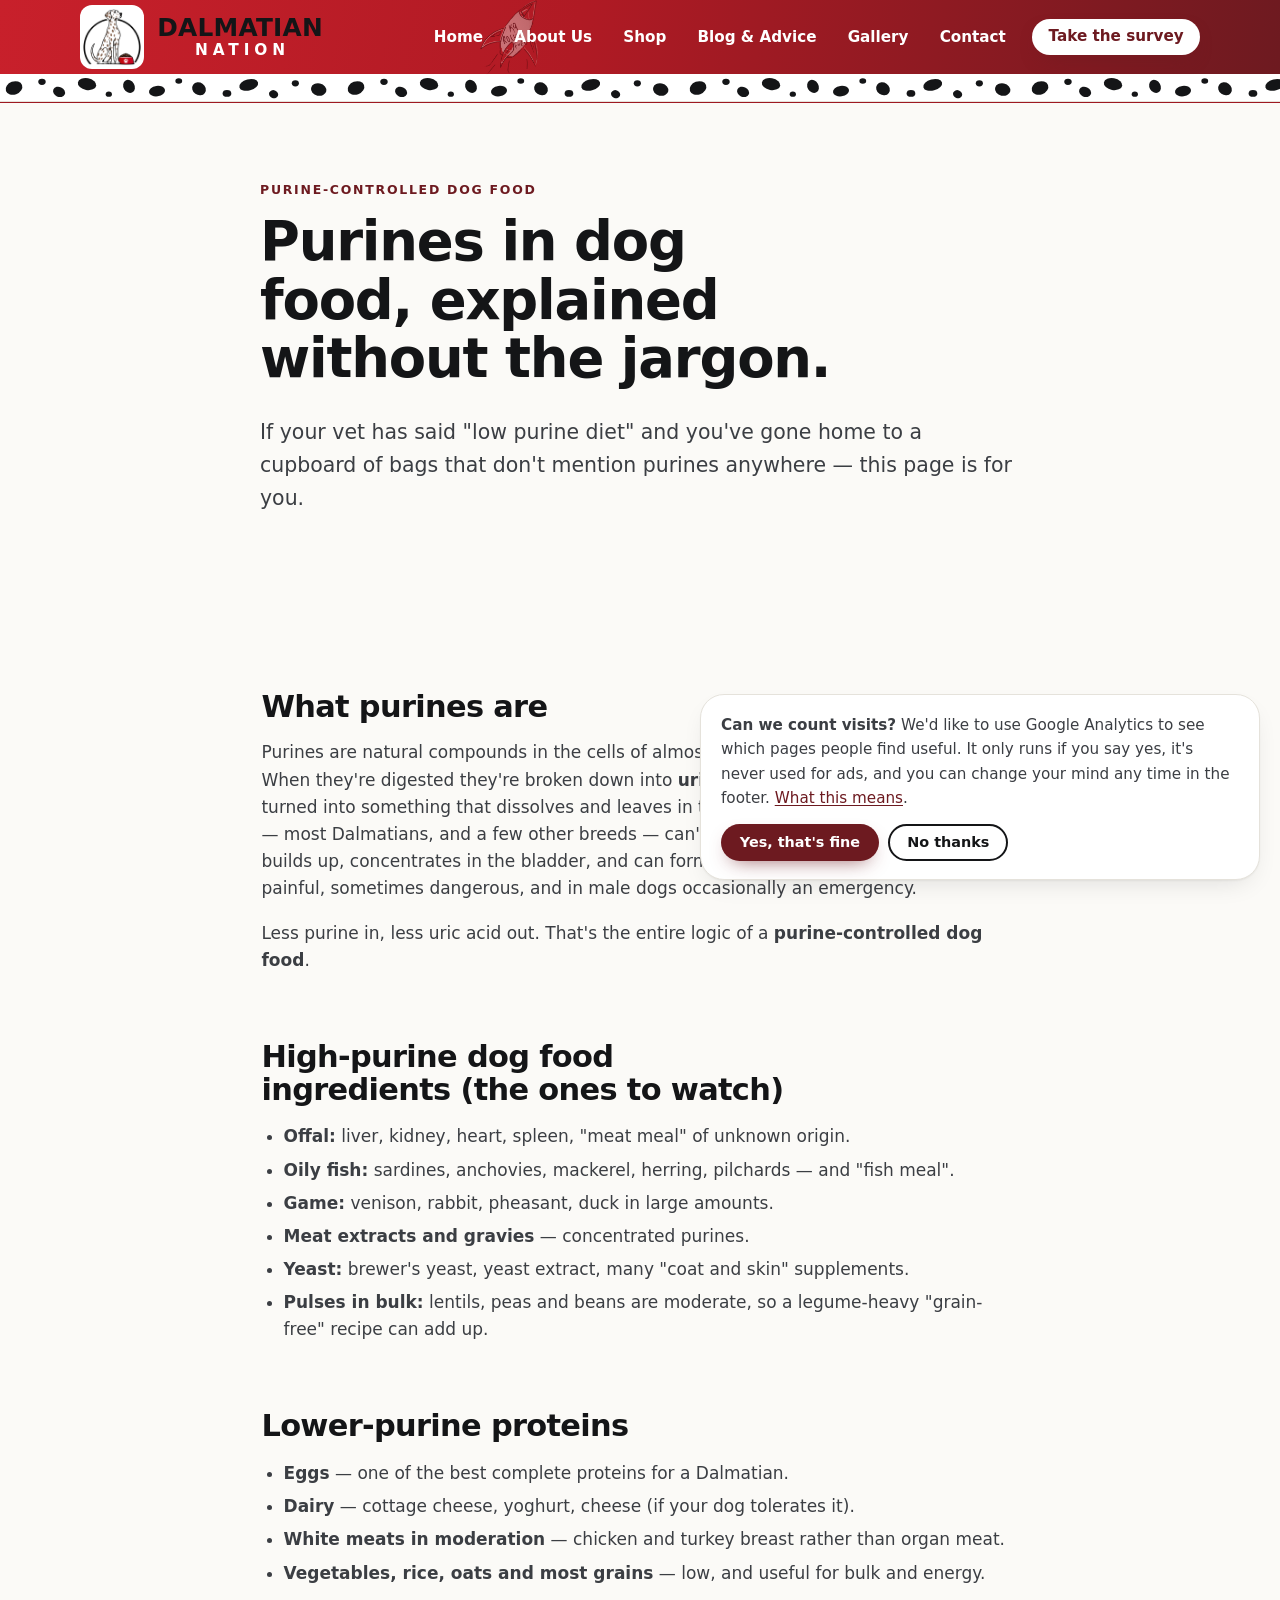
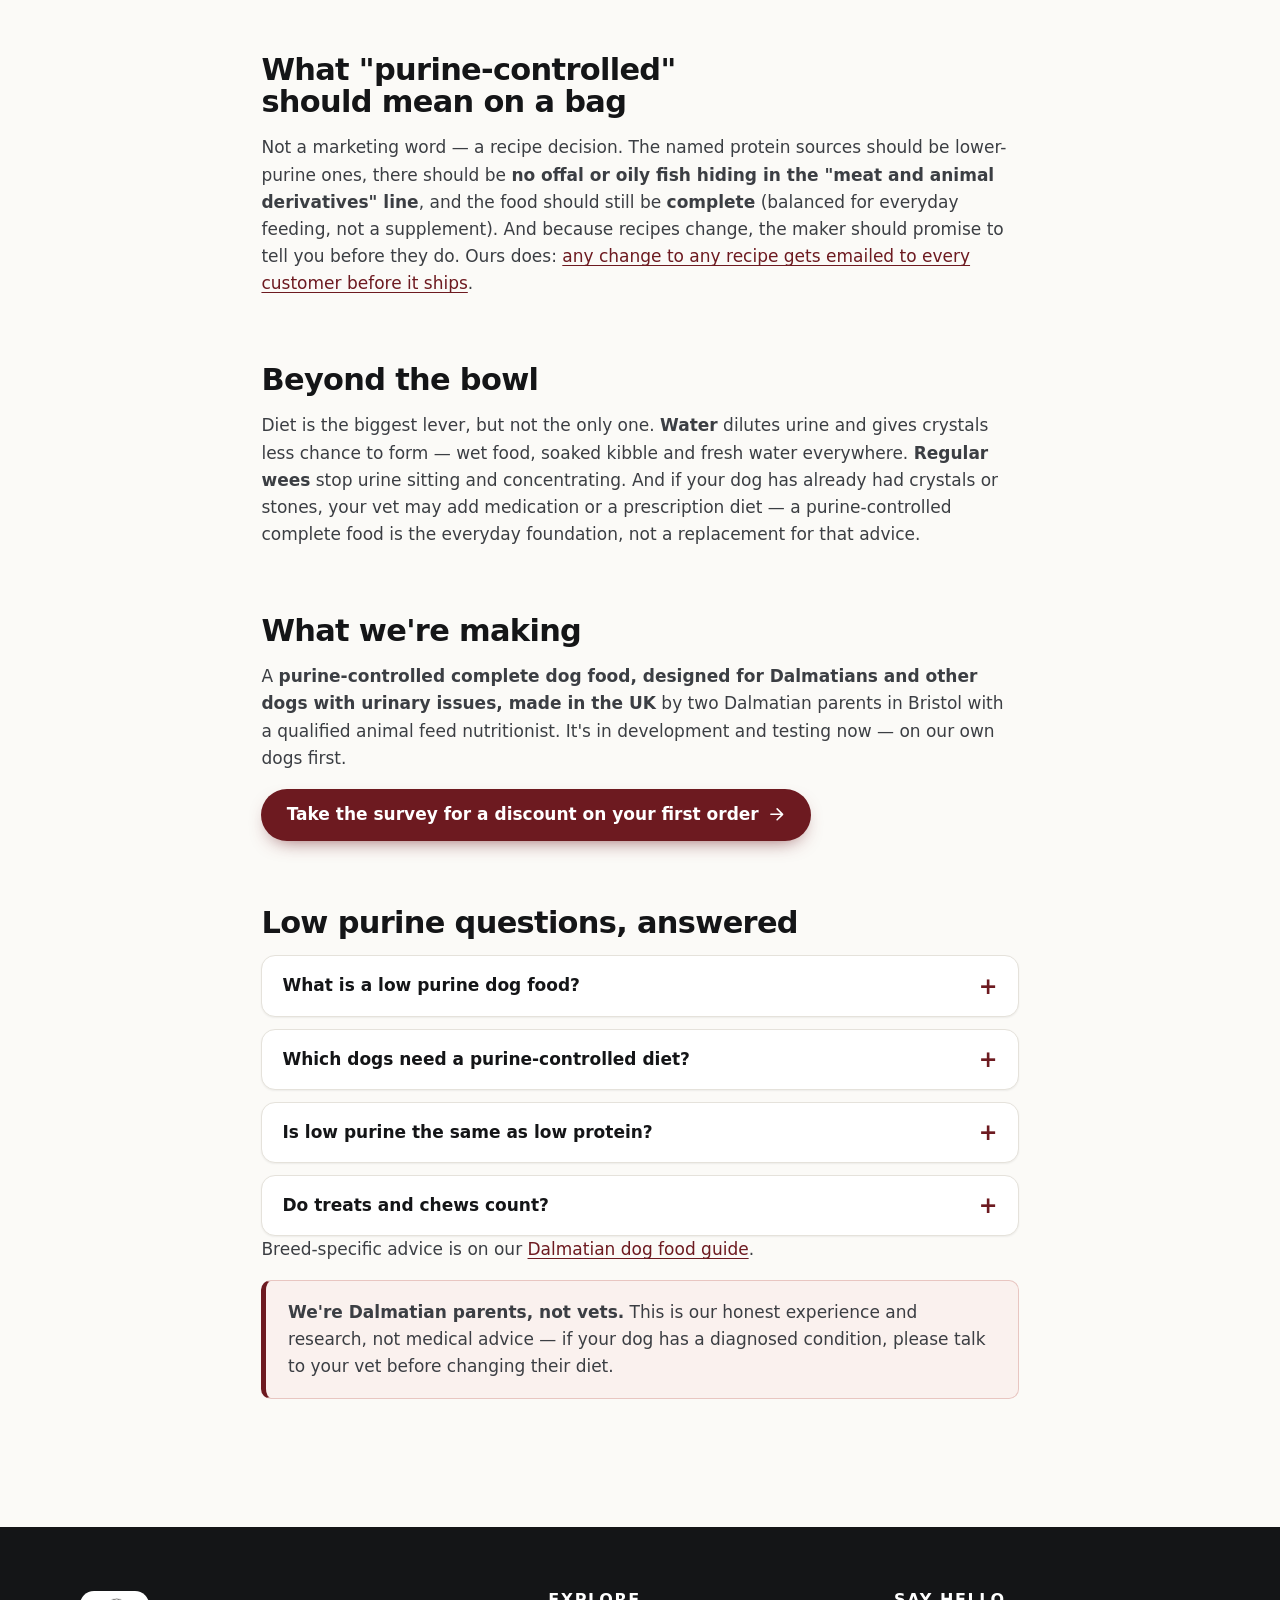
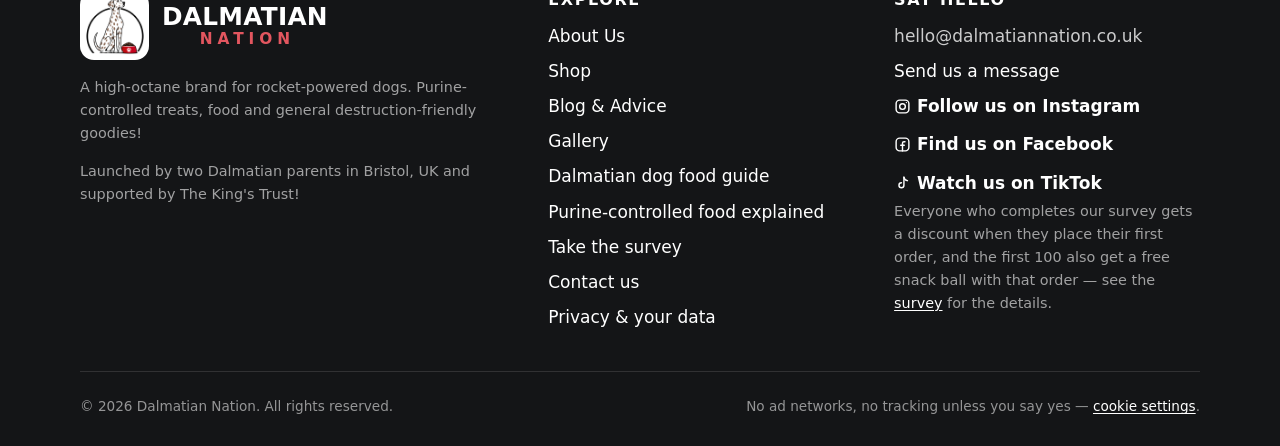
<file: purine-controlled-dog-food.html>
<!doctype html>
<html lang="en-GB">
<head>
<meta charset="utf-8">
<meta name="viewport" content="width=device-width, initial-scale=1">
<meta http-equiv="Content-Security-Policy" content="default-src 'self'; script-src 'self' https://www.googletagmanager.com; style-src 'self'; img-src 'self' data: https://www.googletagmanager.com https://*.google-analytics.com https://*.analytics.google.com; font-src 'self'; connect-src 'self' https://api.web3forms.com https://script.google.com https://script.googleusercontent.com https://www.googletagmanager.com https://*.google-analytics.com https://*.analytics.google.com; form-action https://api.web3forms.com; base-uri 'self'; object-src 'none'; upgrade-insecure-requests">
<meta name="referrer" content="strict-origin-when-cross-origin">
<title>Purine-controlled (low purine) dog food explained — UK · Dalmatian Nation</title>
<meta name="description" content="What purines are, why they cause urate crystals and stones in some dogs, which dog food ingredients are high in purines, and what a genuinely low purine, purine-controlled complete dog food looks like. Made in the UK.">
<meta name="robots" content="index, follow, max-image-preview:large, max-snippet:-1, max-video-preview:-1">
<link rel="canonical" href="https://dalmatiannation.co.uk/purine-controlled-dog-food">
<meta name="theme-color" content="#c8202b">
<meta name="author" content="Dalmatian Nation">
<meta property="og:site_name" content="Dalmatian Nation">
<meta property="og:locale" content="en_GB">
<meta property="og:type" content="website">
<meta property="og:title" content="Purine-controlled (low purine) dog food explained — UK · Dalmatian Nation">
<meta property="og:description" content="What purines are, why they cause urate crystals and stones in some dogs, which dog food ingredients are high in purines, and what a genuinely low purine, purine-controlled complete dog food looks like. Made in the UK.">
<meta property="og:url" content="https://dalmatiannation.co.uk/purine-controlled-dog-food">
<meta property="og:image" content="https://dalmatiannation.co.uk/assets/img/og.jpg">
<meta property="og:image:width" content="1200">
<meta property="og:image:height" content="630">
<meta property="og:image:alt" content="Dalmatian Nation — Pandora and Arlo, our Dalmatians">
<meta name="twitter:card" content="summary_large_image">
<meta name="twitter:title" content="Purine-controlled (low purine) dog food explained — UK · Dalmatian Nation">
<meta name="twitter:description" content="What purines are, why they cause urate crystals and stones in some dogs, which dog food ingredients are high in purines, and what a genuinely low purine, purine-controlled complete dog food looks like. Made in the UK.">
<meta name="twitter:image" content="https://dalmatiannation.co.uk/assets/img/og.jpg">
<meta name="dn-ga" content="G-V9R9HJWNVW">
<link rel="icon" href="/assets/img/favicon.png" type="image/png" sizes="512x512">
<link rel="apple-touch-icon" href="/assets/img/apple-touch-icon.png">
<link rel="stylesheet" href="/assets/css/site.css?v=6e52f9ec">
<script type="application/ld+json">{"@context":"https://schema.org","@graph":[{"@type":"Organization","@id":"https://dalmatiannation.co.uk/#organization","name":"Dalmatian Nation","url":"https://dalmatiannation.co.uk/","logo":"https://dalmatiannation.co.uk/assets/img/logo.png","image":"https://dalmatiannation.co.uk/assets/img/og.jpg","description":"Purine-controlled complete dog food designed for Dalmatians, made in the UK.","contactPoint":{"@type":"ContactPoint","contactType":"customer service","url":"https://dalmatiannation.co.uk/contact","availableLanguage":"en"},"address":{"@type":"PostalAddress","addressLocality":"Bristol","addressRegion":"England","addressCountry":"GB"},"areaServed":"GB","knowsAbout":["Dalmatian dog food","purine-controlled dog food","low purine diet for dogs","HUA Dalmatians","urate stones in dogs"],"foundingDate":"2026","sameAs":["https://www.instagram.com/dalmatiannationltd/","https://www.facebook.com/people/Dalmatian-Nation/61595199105336/","https://www.tiktok.com/@dalmatiannationltd"]},{"@type":"WebSite","@id":"https://dalmatiannation.co.uk/#website","name":"Dalmatian Nation","url":"https://dalmatiannation.co.uk/","publisher":{"@id":"https://dalmatiannation.co.uk/#organization"},"inLanguage":"en-GB"},{"@type":"WebPage","name":"Purine-controlled (low purine) dog food explained — UK · Dalmatian Nation","description":"What purines are, why they cause urate crystals and stones in some dogs, which dog food ingredients are high in purines, and what a genuinely low purine, purine-controlled complete dog food looks like. Made in the UK.","url":"https://dalmatiannation.co.uk/purine-controlled-dog-food","isPartOf":{"@id":"https://dalmatiannation.co.uk/#website"},"about":{"@id":"https://dalmatiannation.co.uk/#organization"},"primaryImageOfPage":"https://dalmatiannation.co.uk/assets/img/og.jpg","inLanguage":"en-GB"},{"@type":"BreadcrumbList","itemListElement":[{"@type":"ListItem","position":1,"name":"Home","item":"https://dalmatiannation.co.uk/"},{"@type":"ListItem","position":2,"name":"Purine-controlled dog food","item":"https://dalmatiannation.co.uk/purine-controlled-dog-food"}]},{"@type":"FAQPage","mainEntity":[{"@type":"Question","name":"What is a low purine dog food?","acceptedAnswer":{"@type":"Answer","text":"A complete dog food whose recipe keeps purines low by using lower-purine proteins (eggs, dairy, white meats in moderation) instead of offal, game and oily fish. \"Purine-controlled\" means the same thing — we prefer it because no real food is purine-free."}},{"@type":"Question","name":"Which dogs need a purine-controlled diet?","acceptedAnswer":{"@type":"Answer","text":"Dalmatians with the HUA gene above all, plus some English Bulldogs, Black Russian Terriers and any dog that has had urate crystals or stones. It is also a sensible everyday diet for any dog in a Dalmatian household."}},{"@type":"Question","name":"Is low purine the same as low protein?","acceptedAnswer":{"@type":"Answer","text":"No. Purines are in all proteins, but in very different amounts. A purine-controlled food can be perfectly normal in protein — it just chooses which proteins carefully."}},{"@type":"Question","name":"Do treats and chews count?","acceptedAnswer":{"@type":"Answer","text":"Yes, and they are the usual culprit. Dried liver, fish skins, pizzles and many \"natural\" chews are offal- or fish-based and very high in purines. Treats need the same rules as dinner."}}]}]}</script>
</head>
<body class="">
<a class="skip" href="#main">Skip to content</a>

<header class="site-header">
  <div class="wrap">
    <a class="brand brand-header" href="/" aria-label="Dalmatian Nation — home">
            <span class="brand-dog"><img src="/assets/img/logo-mark.png?v=4327d60c" alt="" width="512" height="512" decoding="async"></span>
      <span class="brand-name" aria-hidden="true">Dalmatian<span>Nation</span></span>
    </a>
    <button class="nav-toggle" type="button" aria-expanded="false" aria-controls="site-nav">
      <span class="nav-toggle-bars" aria-hidden="true"></span>
      <span>Menu</span>
    </button>
    <nav id="site-nav" class="nav" aria-label="Main">
              <a href="/">Home</a>
              <a href="/about-us">About Us</a>
              <a href="/shop">Shop</a>
              <a href="/blog">Blog &amp; Advice</a>
              <a href="/gallery">Gallery</a>
              <a href="/contact">Contact</a>
            <a href="/survey" class="btn btn-primary btn-sm">Take the survey</a>
    </nav>
  </div>
</header>

<main id="main">

<section class="page-head">
  <div class="wrap-narrow">
    <span class="eyebrow">Purine-controlled dog food</span>
    <h1>Purines in dog food, explained without the jargon.</h1>
    <p class="lede">If your vet has said "low purine diet" and you've gone home to a cupboard of bags that don't mention purines anywhere — this page is for you.</p>
  </div>
</section>

<section class="section-tight">
  <div class="wrap-narrow prose">
    <h2>What purines are</h2>
    <p>Purines are natural compounds in the cells of almost everything we and our dogs eat. When they're digested they're broken down into <strong>uric acid</strong>, and in most dogs that's turned into something that dissolves and leaves in the urine. Dogs with the <strong>HUA</strong> gene — most Dalmatians, and a few other breeds — can't do that last step properly. Uric acid builds up, concentrates in the bladder, and can form <strong>urate crystals and stones</strong>: painful, sometimes dangerous, and in male dogs occasionally an emergency.</p>
    <p>Less purine in, less uric acid out. That's the entire logic of a <strong>purine-controlled dog food</strong>.</p>

    <h2>High-purine dog food ingredients (the ones to watch)</h2>
    <ul>
      <li><strong>Offal:</strong> liver, kidney, heart, spleen, "meat meal" of unknown origin.</li>
      <li><strong>Oily fish:</strong> sardines, anchovies, mackerel, herring, pilchards — and "fish meal".</li>
      <li><strong>Game:</strong> venison, rabbit, pheasant, duck in large amounts.</li>
      <li><strong>Meat extracts and gravies</strong> — concentrated purines.</li>
      <li><strong>Yeast:</strong> brewer's yeast, yeast extract, many "coat and skin" supplements.</li>
      <li><strong>Pulses in bulk:</strong> lentils, peas and beans are moderate, so a legume-heavy "grain-free" recipe can add up.</li>
    </ul>

    <h2>Lower-purine proteins</h2>
    <ul>
      <li><strong>Eggs</strong> — one of the best complete proteins for a Dalmatian.</li>
      <li><strong>Dairy</strong> — cottage cheese, yoghurt, cheese (if your dog tolerates it).</li>
      <li><strong>White meats in moderation</strong> — chicken and turkey breast rather than organ meat.</li>
      <li><strong>Vegetables, rice, oats and most grains</strong> — low, and useful for bulk and energy.</li>
    </ul>

    <h2>What "purine-controlled" should mean on a bag</h2>
    <p>Not a marketing word — a recipe decision. The named protein sources should be lower-purine ones, there should be <strong>no offal or oily fish hiding in the "meat and animal derivatives" line</strong>, and the food should still be <strong>complete</strong> (balanced for everyday feeding, not a supplement). And because recipes change, the maker should promise to tell you before they do. Ours does: <a href="/about-us">any change to any recipe gets emailed to every customer before it ships</a>.</p>

    <h2>Beyond the bowl</h2>
    <p>Diet is the biggest lever, but not the only one. <strong>Water</strong> dilutes urine and gives crystals less chance to form — wet food, soaked kibble and fresh water everywhere. <strong>Regular wees</strong> stop urine sitting and concentrating. And if your dog has already had crystals or stones, your vet may add medication or a prescription diet — a purine-controlled complete food is the everyday foundation, not a replacement for that advice.</p>

    <h2>What we're making</h2>
    <p>A <strong>purine-controlled complete dog food, designed for Dalmatians and other dogs with urinary issues, made in the UK</strong> by two Dalmatian parents in Bristol with a qualified animal feed nutritionist. It's in development and testing now — on our own dogs first.</p>
    <p><a class="btn btn-primary" href="/survey">Take the survey for a discount on your first order <svg viewBox="0 0 24 24" fill="none" stroke="currentColor" stroke-width="2" stroke-linecap="round" stroke-linejoin="round" aria-hidden="true" focusable="false"><path d="M5 12h14M13 5l7 7-7 7"/></svg></a></p>

    <h2>Low purine questions, answered</h2>
    <div class="faq">
              <details><summary>What is a low purine dog food?</summary><p>A complete dog food whose recipe keeps purines low by using lower-purine proteins (eggs, dairy, white meats in moderation) instead of offal, game and oily fish. &quot;Purine-controlled&quot; means the same thing — we prefer it because no real food is purine-free.</p></details>
              <details><summary>Which dogs need a purine-controlled diet?</summary><p>Dalmatians with the HUA gene above all, plus some English Bulldogs, Black Russian Terriers and any dog that has had urate crystals or stones. It is also a sensible everyday diet for any dog in a Dalmatian household.</p></details>
              <details><summary>Is low purine the same as low protein?</summary><p>No. Purines are in all proteins, but in very different amounts. A purine-controlled food can be perfectly normal in protein — it just chooses which proteins carefully.</p></details>
              <details><summary>Do treats and chews count?</summary><p>Yes, and they are the usual culprit. Dried liver, fish skins, pizzles and many &quot;natural&quot; chews are offal- or fish-based and very high in purines. Treats need the same rules as dinner.</p></details>
          </div>
    <p>Breed-specific advice is on our <a href="/dalmatian-dog-food">Dalmatian dog food guide</a>.</p>

    <div class="callout">
      <p><strong>We're Dalmatian parents, not vets.</strong> This is our honest experience and research, not medical advice — if your dog has a diagnosed condition, please talk to your vet before changing their diet.</p>
    </div>
  </div>
</section>

</main>

<footer class="site-footer">
  <div class="wrap">
    <div class="footer-grid">
      <div class="footer-brand">
        <a class="brand brand-header brand-footer" href="/" aria-label="Dalmatian Nation — home">
          <span class="brand-dog"><img src="/assets/img/logo-mark.png?v=4327d60c" alt="" width="512" height="512" decoding="async" loading="lazy"></span>
          <span class="brand-name" aria-hidden="true">Dalmatian<span>Nation</span></span>
        </a>
        <p class="footer-note">A high-octane brand for rocket-powered dogs. Purine-controlled treats, food and general destruction-friendly goodies!</p>
        <p class="footer-note">Launched by two Dalmatian parents in Bristol, UK and supported by The King's Trust!</p>
      </div>

      <div>
        <h4>Explore</h4>
        <ul class="footer-links">
          <li><a href="/about-us">About Us</a></li>
          <li><a href="/shop">Shop</a></li>
          <li><a href="/blog">Blog &amp; Advice</a></li>
          <li><a href="/gallery">Gallery</a></li>
          <li><a href="/dalmatian-dog-food">Dalmatian dog food guide</a></li>
          <li><a href="/purine-controlled-dog-food">Purine-controlled food explained</a></li>
          <li><a href="/survey">Take the survey</a></li>
          <li><a href="/contact">Contact us</a></li>
          <li><a href="/privacy">Privacy &amp; your data</a></li>
        </ul>
      </div>

      <div>
        <h4>Say hello</h4>
        <ul class="footer-links">
                      <li><span class="email-protect" data-u="olleh" data-d="ku.oc.noitannaitamlad">hello [at] dalmatiannation [dot] co [dot] uk</span></li>
                    <li><a href="/contact">Send us a message</a></li>
                      <li><a class="ig-link" href="https://www.instagram.com/dalmatiannationltd/" rel="noopener me" target="_blank"><svg class="inline-icon" viewBox="0 0 24 24" fill="none" stroke="currentColor" stroke-width="2" stroke-linecap="round" stroke-linejoin="round" aria-hidden="true" focusable="false"><rect x="3" y="3" width="18" height="18" rx="5"/><circle cx="12" cy="12" r="4"/><circle cx="17.5" cy="6.5" r="1" fill="currentColor" stroke="none"/></svg>Follow us on Instagram</a></li>
                                <li><a class="ig-link" href="https://www.facebook.com/people/Dalmatian-Nation/61595199105336/" rel="noopener me" target="_blank"><svg class="inline-icon" viewBox="0 0 24 24" fill="none" stroke="currentColor" stroke-width="2" stroke-linecap="round" stroke-linejoin="round" aria-hidden="true" focusable="false"><rect x="3" y="3" width="18" height="18" rx="5"/><path d="M15.5 8H14a2 2 0 0 0-2 2v11M9.5 13h5"/></svg>Find us on Facebook</a></li>
                                <li><a class="ig-link" href="https://www.tiktok.com/@dalmatiannationltd" rel="noopener me" target="_blank"><svg class="inline-icon" viewBox="0 0 24 24" fill="none" stroke="currentColor" stroke-width="2" stroke-linecap="round" stroke-linejoin="round" aria-hidden="true" focusable="false"><path d="M14 3v11.5a3.5 3.5 0 1 1-3.5-3.5"/><path d="M14 3c.4 2.6 2.4 4.6 5 5"/></svg>Watch us on TikTok</a></li>
                  </ul>
        <p class="footer-note">Everyone who completes our survey gets a discount when they place their first order, and the first 100 also get a free snack ball with that order — see the <a href="/survey">survey</a> for the details.</p>
      </div>
    </div>

    <div class="footer-fine">
      <span>&copy; 2026 Dalmatian Nation. All rights reserved.</span>
              <span>No ad networks, no tracking unless you say yes — <a href="#" data-cookie-settings>cookie settings</a>.</span>
          </div>
  </div>
</footer>

<div class="cookie-banner" id="cookie-banner" role="region" aria-label="Cookie choice" hidden>
  <p><strong>Can we count visits?</strong> We'd like to use Google Analytics to see which pages people find useful. It only runs if you say yes, it's never used for ads, and you can change your mind any time in the footer. <a href="/privacy#cookies">What this means</a>.</p>
  <div class="cookie-actions">
    <button type="button" class="btn btn-primary btn-sm" data-consent="yes">Yes, that's fine</button>
    <button type="button" class="btn btn-ghost btn-sm" data-consent="no">No thanks</button>
  </div>
</div>

<script src="/assets/js/site.js?v=43b941c6" defer></script>
</body>
</html>
</file>
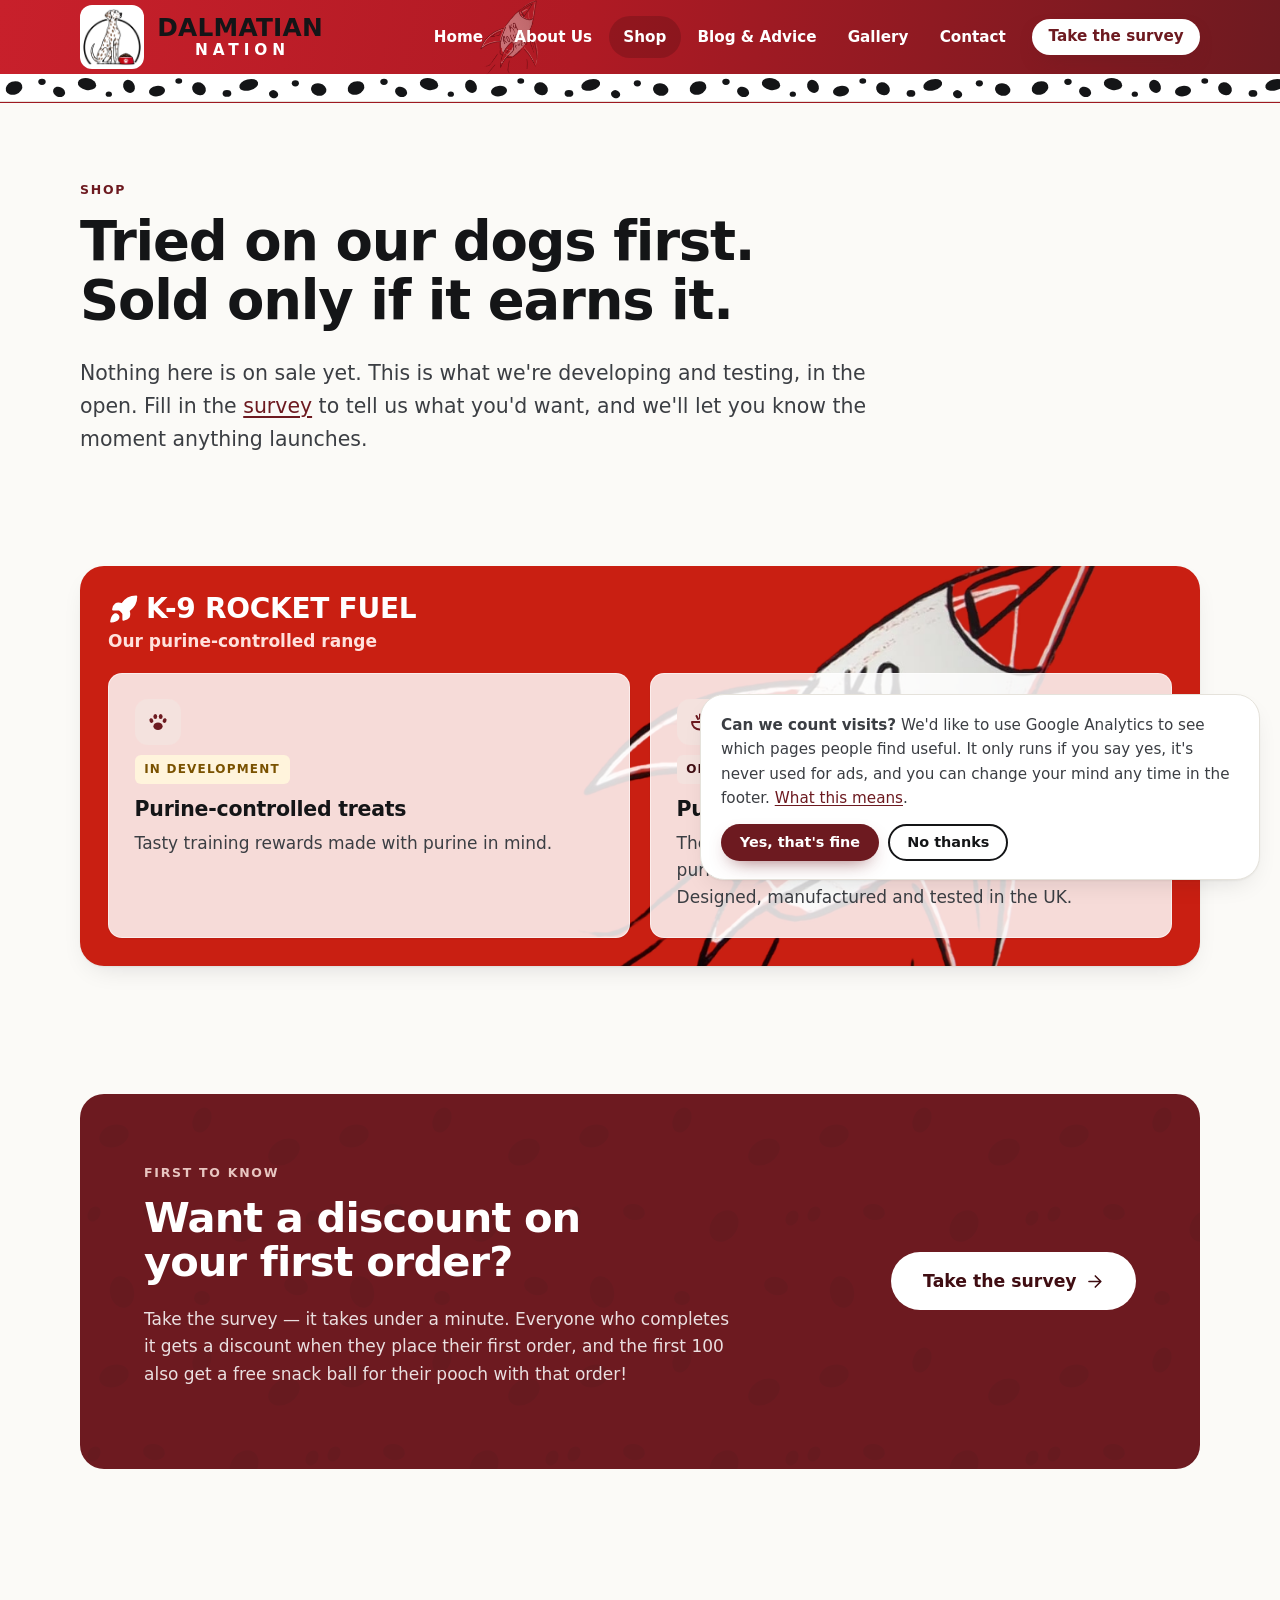
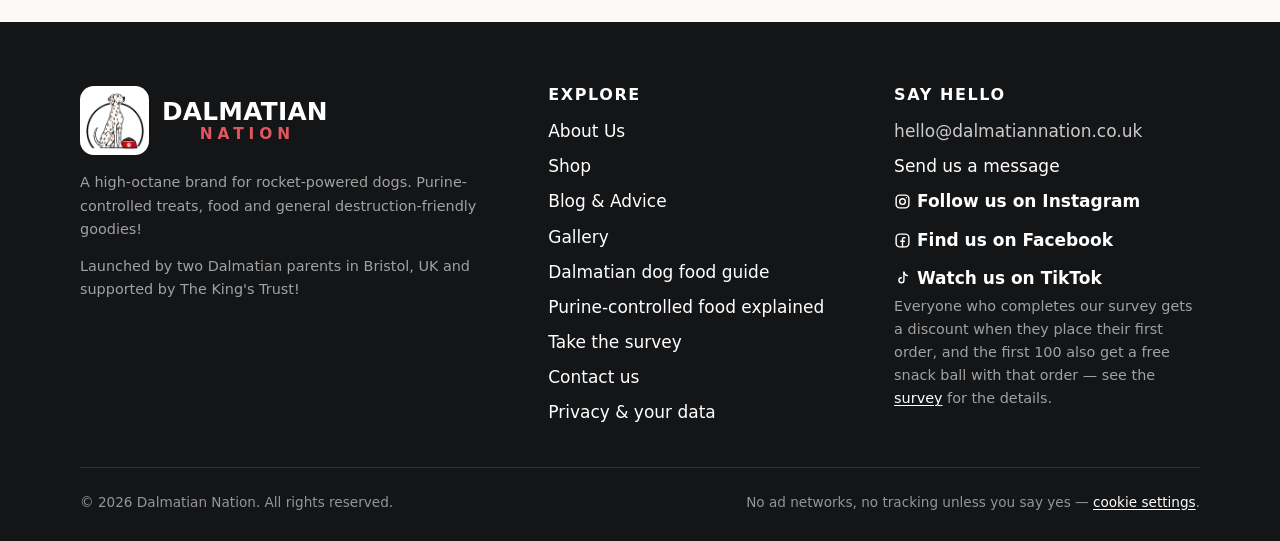
<file: shop.html>
<!doctype html>
<html lang="en-GB">
<head>
<meta charset="utf-8">
<meta name="viewport" content="width=device-width, initial-scale=1">
<meta http-equiv="Content-Security-Policy" content="default-src 'self'; script-src 'self' https://www.googletagmanager.com; style-src 'self'; img-src 'self' data: https://www.googletagmanager.com https://*.google-analytics.com https://*.analytics.google.com; font-src 'self'; connect-src 'self' https://api.web3forms.com https://script.google.com https://script.googleusercontent.com https://www.googletagmanager.com https://*.google-analytics.com https://*.analytics.google.com; form-action https://api.web3forms.com; base-uri 'self'; object-src 'none'; upgrade-insecure-requests">
<meta name="referrer" content="strict-origin-when-cross-origin">
<title>Shop — purine-controlled Dalmatian dog food, coming soon · Dalmatian Nation</title>
<meta name="description" content="Purine-controlled complete dog food for Dalmatians and other dogs with urinary issues, designed, made and tested in the UK. In development now — take the survey for a discount on your first order when we launch.">
<meta name="robots" content="index, follow, max-image-preview:large, max-snippet:-1, max-video-preview:-1">
<link rel="canonical" href="https://dalmatiannation.co.uk/shop">
<meta name="theme-color" content="#c8202b">
<meta name="author" content="Dalmatian Nation">
<meta property="og:site_name" content="Dalmatian Nation">
<meta property="og:locale" content="en_GB">
<meta property="og:type" content="website">
<meta property="og:title" content="Shop — purine-controlled Dalmatian dog food, coming soon · Dalmatian Nation">
<meta property="og:description" content="Purine-controlled complete dog food for Dalmatians and other dogs with urinary issues, designed, made and tested in the UK. In development now — take the survey for a discount on your first order when we launch.">
<meta property="og:url" content="https://dalmatiannation.co.uk/shop">
<meta property="og:image" content="https://dalmatiannation.co.uk/assets/img/og.jpg">
<meta property="og:image:width" content="1200">
<meta property="og:image:height" content="630">
<meta property="og:image:alt" content="Dalmatian Nation — Pandora and Arlo, our Dalmatians">
<meta name="twitter:card" content="summary_large_image">
<meta name="twitter:title" content="Shop — purine-controlled Dalmatian dog food, coming soon · Dalmatian Nation">
<meta name="twitter:description" content="Purine-controlled complete dog food for Dalmatians and other dogs with urinary issues, designed, made and tested in the UK. In development now — take the survey for a discount on your first order when we launch.">
<meta name="twitter:image" content="https://dalmatiannation.co.uk/assets/img/og.jpg">
<meta name="dn-ga" content="G-V9R9HJWNVW">
<link rel="icon" href="/assets/img/favicon.png" type="image/png" sizes="512x512">
<link rel="apple-touch-icon" href="/assets/img/apple-touch-icon.png">
<link rel="stylesheet" href="/assets/css/site.css?v=6e52f9ec">
<script type="application/ld+json">{"@context":"https://schema.org","@graph":[{"@type":"Organization","@id":"https://dalmatiannation.co.uk/#organization","name":"Dalmatian Nation","url":"https://dalmatiannation.co.uk/","logo":"https://dalmatiannation.co.uk/assets/img/logo.png","image":"https://dalmatiannation.co.uk/assets/img/og.jpg","description":"Purine-controlled complete dog food designed for Dalmatians, made in the UK.","contactPoint":{"@type":"ContactPoint","contactType":"customer service","url":"https://dalmatiannation.co.uk/contact","availableLanguage":"en"},"address":{"@type":"PostalAddress","addressLocality":"Bristol","addressRegion":"England","addressCountry":"GB"},"areaServed":"GB","knowsAbout":["Dalmatian dog food","purine-controlled dog food","low purine diet for dogs","HUA Dalmatians","urate stones in dogs"],"foundingDate":"2026","sameAs":["https://www.instagram.com/dalmatiannationltd/","https://www.facebook.com/people/Dalmatian-Nation/61595199105336/","https://www.tiktok.com/@dalmatiannationltd"]},{"@type":"WebSite","@id":"https://dalmatiannation.co.uk/#website","name":"Dalmatian Nation","url":"https://dalmatiannation.co.uk/","publisher":{"@id":"https://dalmatiannation.co.uk/#organization"},"inLanguage":"en-GB"},{"@type":"CollectionPage","name":"Shop — purine-controlled Dalmatian dog food, coming soon · Dalmatian Nation","description":"Purine-controlled complete dog food for Dalmatians and other dogs with urinary issues, designed, made and tested in the UK. In development now — take the survey for a discount on your first order when we launch.","url":"https://dalmatiannation.co.uk/shop","isPartOf":{"@id":"https://dalmatiannation.co.uk/#website"},"about":{"@id":"https://dalmatiannation.co.uk/#organization"},"primaryImageOfPage":"https://dalmatiannation.co.uk/assets/img/og.jpg","inLanguage":"en-GB"},{"@type":"BreadcrumbList","itemListElement":[{"@type":"ListItem","position":1,"name":"Home","item":"https://dalmatiannation.co.uk/"},{"@type":"ListItem","position":2,"name":"Shop","item":"https://dalmatiannation.co.uk/shop"}]}]}</script>
</head>
<body class="">
<a class="skip" href="#main">Skip to content</a>

<header class="site-header">
  <div class="wrap">
    <a class="brand brand-header" href="/" aria-label="Dalmatian Nation — home">
            <span class="brand-dog"><img src="/assets/img/logo-mark.png?v=4327d60c" alt="" width="512" height="512" decoding="async"></span>
      <span class="brand-name" aria-hidden="true">Dalmatian<span>Nation</span></span>
    </a>
    <button class="nav-toggle" type="button" aria-expanded="false" aria-controls="site-nav">
      <span class="nav-toggle-bars" aria-hidden="true"></span>
      <span>Menu</span>
    </button>
    <nav id="site-nav" class="nav" aria-label="Main">
              <a href="/">Home</a>
              <a href="/about-us">About Us</a>
              <a href="/shop" class="is-active" aria-current="page">Shop</a>
              <a href="/blog">Blog &amp; Advice</a>
              <a href="/gallery">Gallery</a>
              <a href="/contact">Contact</a>
            <a href="/survey" class="btn btn-primary btn-sm">Take the survey</a>
    </nav>
  </div>
</header>

<main id="main">

<section class="page-head">
  <div class="wrap">
    <span class="eyebrow">Shop</span>
    <h1>Tried on our dogs first. Sold only if it earns it.</h1>
    <p class="lede">Nothing here is on sale yet. This is what we're developing and testing, in the open. Fill in the <a href="/survey">survey</a> to tell us what you'd want, and we'll let you know the moment anything launches.</p>
  </div>
</section>

<section class="section-tight">
  <div class="wrap">
    <div class="product-range">
      <div class="range-body">
        <div class="range-head">
          <h3 class="range-name"><svg class="range-rocket" viewBox="0 0 24 24" fill="none" stroke="currentColor" stroke-width="2" stroke-linecap="round" stroke-linejoin="round" aria-hidden="true" focusable="false"><path d="M4.5 16.5c-1.5 1.26-2 5-2 5s3.74-.5 5-2c.71-.84.7-2.13-.09-2.91a2.18 2.18 0 0 0-2.91-.09z"/><path d="m12 15-3-3a22 22 0 0 1 2-3.95A12.88 12.88 0 0 1 22 2c0 2.72-.78 7.5-6 11a22.35 22.35 0 0 1-4 2z"/><path d="M9 12H4s.55-3.03 2-4c1.62-1.08 5 0 5 0"/><path d="M12 15v5s3.03-.55 4-2c1.08-1.62 0-5 0-5"/></svg>K-9 Rocket Fuel</h3>
          <p class="range-sub">Our purine-controlled range</p>
        </div>
        <div class="products">
                      <article class="product">
              <div class="icon"><svg viewBox="0 0 24 24" fill="none" stroke="currentColor" stroke-width="2" stroke-linecap="round" stroke-linejoin="round" aria-hidden="true" focusable="false"><ellipse cx="12" cy="16.2" rx="4.6" ry="3.8" fill="currentColor" stroke="none"/><ellipse cx="5.4" cy="10.6" rx="1.9" ry="2.4" transform="rotate(-20 5.4 10.6)" fill="currentColor" stroke="none"/><ellipse cx="9.3" cy="6.6" rx="1.9" ry="2.5" fill="currentColor" stroke="none"/><ellipse cx="14.7" cy="6.6" rx="1.9" ry="2.5" fill="currentColor" stroke="none"/><ellipse cx="18.6" cy="10.6" rx="1.9" ry="2.4" transform="rotate(20 18.6 10.6)" fill="currentColor" stroke="none"/></svg></div>
              <span class="status testing">In development</span>
              <h3>Purine-controlled treats</h3>
              <p>Tasty training rewards made with purine in mind.</p>
            </article>
                      <article class="product">
              <div class="icon"><svg viewBox="0 0 24 24" fill="none" stroke="currentColor" stroke-width="2" stroke-linecap="round" stroke-linejoin="round" aria-hidden="true" focusable="false"><path d="M4 12h16c0 4.5-3.5 7.5-8 7.5S4 16.5 4 12z"/><path d="M12 4.5v4M8.5 6l1.5 3M15.5 6 14 9"/></svg></div>
              <span class="status making">On our horizon – future launch</span>
              <h3>Purine-controlled complete food</h3>
              <p>The main event: a complete diet designed around the purine problem, with ingredients you can read. Designed, manufactured and tested in the UK.</p>
            </article>
                  </div>
      </div>
    </div>
  </div>
</section>

<section class="section">
  <div class="wrap">
    <div class="band">
      <div class="inner">
        <div>
          <span class="eyebrow">First to know</span>
          <h2>Want a discount on your first order?</h2>
          <p>Take the survey — it takes under a minute. Everyone who completes it gets a discount when they place their first order, and the first 100 also get a free snack ball for their pooch with that order!</p>
        </div>
        <div class="actions">
          <a class="btn btn-light btn-lg" href="/survey">Take the survey <svg viewBox="0 0 24 24" fill="none" stroke="currentColor" stroke-width="2" stroke-linecap="round" stroke-linejoin="round" aria-hidden="true" focusable="false"><path d="M5 12h14M13 5l7 7-7 7"/></svg></a>
        </div>
      </div>
    </div>
  </div>
</section>

</main>

<footer class="site-footer">
  <div class="wrap">
    <div class="footer-grid">
      <div class="footer-brand">
        <a class="brand brand-header brand-footer" href="/" aria-label="Dalmatian Nation — home">
          <span class="brand-dog"><img src="/assets/img/logo-mark.png?v=4327d60c" alt="" width="512" height="512" decoding="async" loading="lazy"></span>
          <span class="brand-name" aria-hidden="true">Dalmatian<span>Nation</span></span>
        </a>
        <p class="footer-note">A high-octane brand for rocket-powered dogs. Purine-controlled treats, food and general destruction-friendly goodies!</p>
        <p class="footer-note">Launched by two Dalmatian parents in Bristol, UK and supported by The King's Trust!</p>
      </div>

      <div>
        <h4>Explore</h4>
        <ul class="footer-links">
          <li><a href="/about-us">About Us</a></li>
          <li><a href="/shop">Shop</a></li>
          <li><a href="/blog">Blog &amp; Advice</a></li>
          <li><a href="/gallery">Gallery</a></li>
          <li><a href="/dalmatian-dog-food">Dalmatian dog food guide</a></li>
          <li><a href="/purine-controlled-dog-food">Purine-controlled food explained</a></li>
          <li><a href="/survey">Take the survey</a></li>
          <li><a href="/contact">Contact us</a></li>
          <li><a href="/privacy">Privacy &amp; your data</a></li>
        </ul>
      </div>

      <div>
        <h4>Say hello</h4>
        <ul class="footer-links">
                      <li><span class="email-protect" data-u="olleh" data-d="ku.oc.noitannaitamlad">hello [at] dalmatiannation [dot] co [dot] uk</span></li>
                    <li><a href="/contact">Send us a message</a></li>
                      <li><a class="ig-link" href="https://www.instagram.com/dalmatiannationltd/" rel="noopener me" target="_blank"><svg class="inline-icon" viewBox="0 0 24 24" fill="none" stroke="currentColor" stroke-width="2" stroke-linecap="round" stroke-linejoin="round" aria-hidden="true" focusable="false"><rect x="3" y="3" width="18" height="18" rx="5"/><circle cx="12" cy="12" r="4"/><circle cx="17.5" cy="6.5" r="1" fill="currentColor" stroke="none"/></svg>Follow us on Instagram</a></li>
                                <li><a class="ig-link" href="https://www.facebook.com/people/Dalmatian-Nation/61595199105336/" rel="noopener me" target="_blank"><svg class="inline-icon" viewBox="0 0 24 24" fill="none" stroke="currentColor" stroke-width="2" stroke-linecap="round" stroke-linejoin="round" aria-hidden="true" focusable="false"><rect x="3" y="3" width="18" height="18" rx="5"/><path d="M15.5 8H14a2 2 0 0 0-2 2v11M9.5 13h5"/></svg>Find us on Facebook</a></li>
                                <li><a class="ig-link" href="https://www.tiktok.com/@dalmatiannationltd" rel="noopener me" target="_blank"><svg class="inline-icon" viewBox="0 0 24 24" fill="none" stroke="currentColor" stroke-width="2" stroke-linecap="round" stroke-linejoin="round" aria-hidden="true" focusable="false"><path d="M14 3v11.5a3.5 3.5 0 1 1-3.5-3.5"/><path d="M14 3c.4 2.6 2.4 4.6 5 5"/></svg>Watch us on TikTok</a></li>
                  </ul>
        <p class="footer-note">Everyone who completes our survey gets a discount when they place their first order, and the first 100 also get a free snack ball with that order — see the <a href="/survey">survey</a> for the details.</p>
      </div>
    </div>

    <div class="footer-fine">
      <span>&copy; 2026 Dalmatian Nation. All rights reserved.</span>
              <span>No ad networks, no tracking unless you say yes — <a href="#" data-cookie-settings>cookie settings</a>.</span>
          </div>
  </div>
</footer>

<div class="cookie-banner" id="cookie-banner" role="region" aria-label="Cookie choice" hidden>
  <p><strong>Can we count visits?</strong> We'd like to use Google Analytics to see which pages people find useful. It only runs if you say yes, it's never used for ads, and you can change your mind any time in the footer. <a href="/privacy#cookies">What this means</a>.</p>
  <div class="cookie-actions">
    <button type="button" class="btn btn-primary btn-sm" data-consent="yes">Yes, that's fine</button>
    <button type="button" class="btn btn-ghost btn-sm" data-consent="no">No thanks</button>
  </div>
</div>

<script src="/assets/js/site.js?v=43b941c6" defer></script>
</body>
</html>
</file>
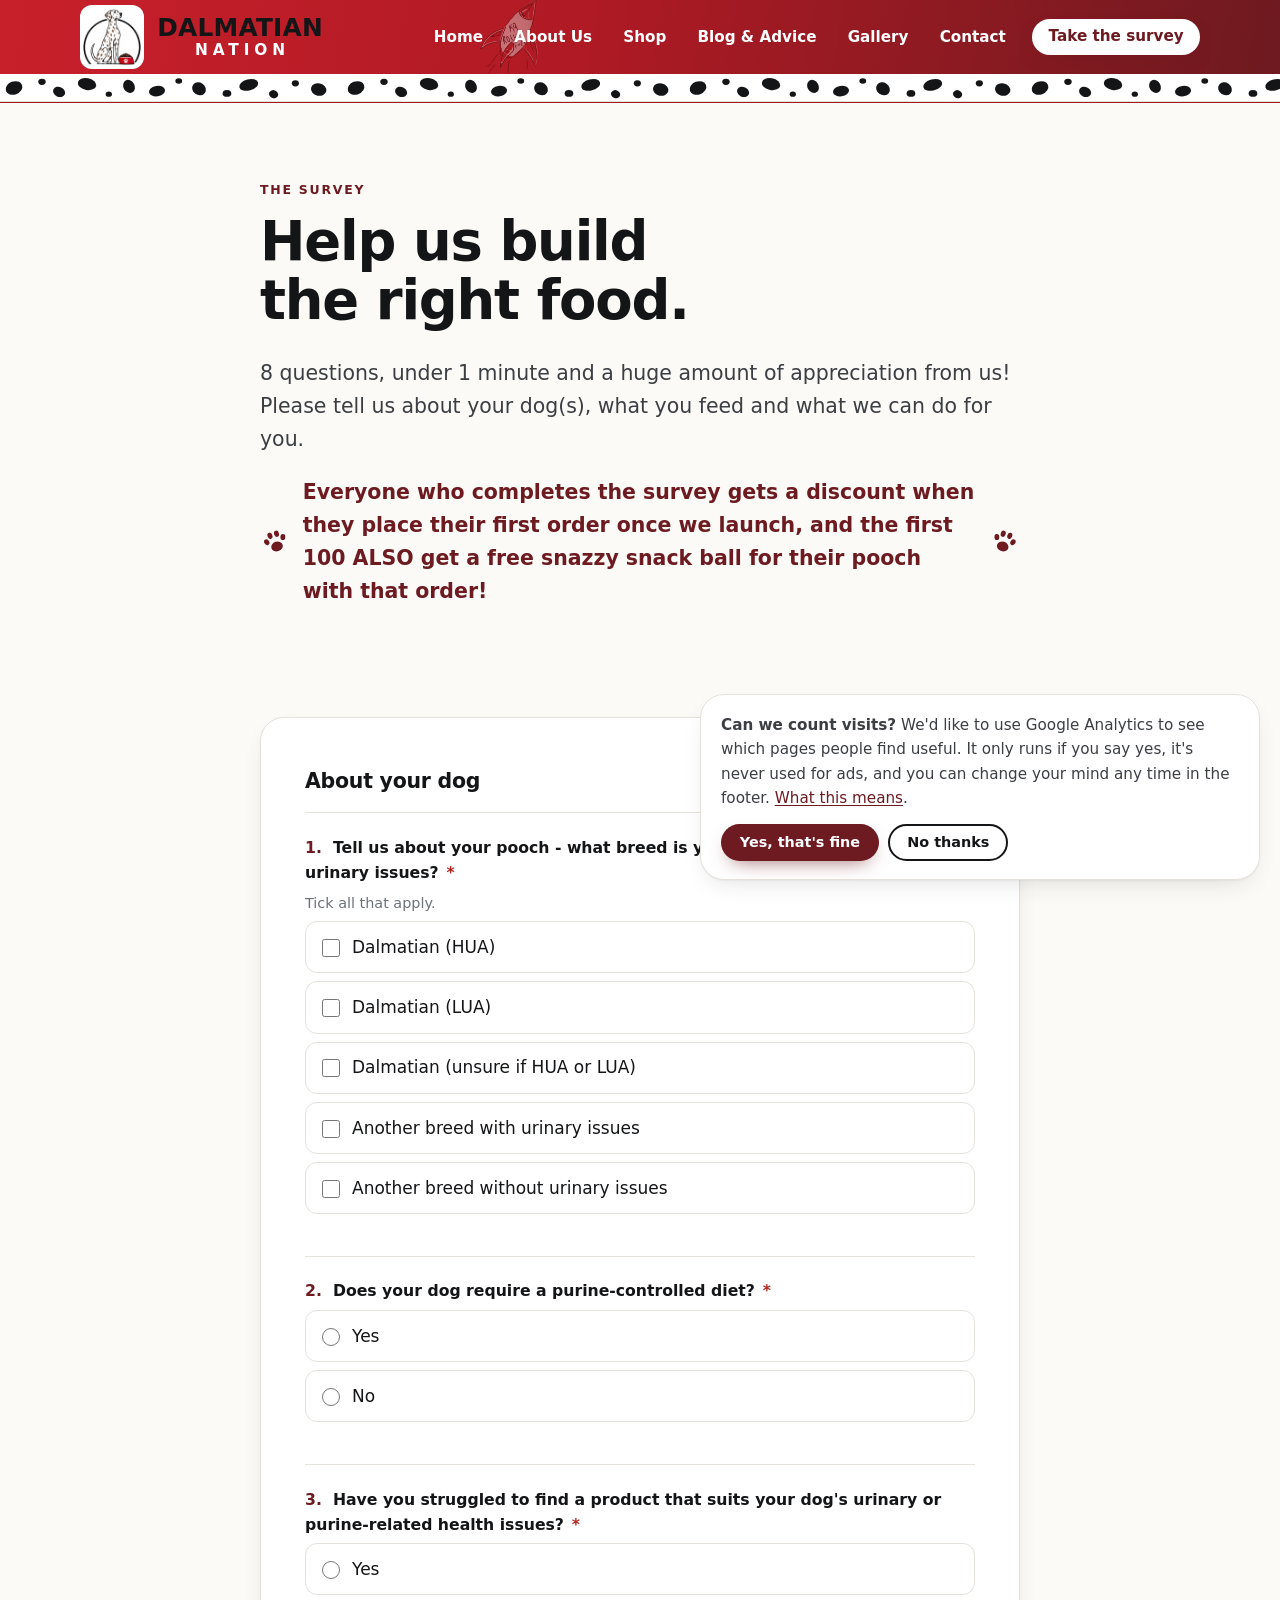
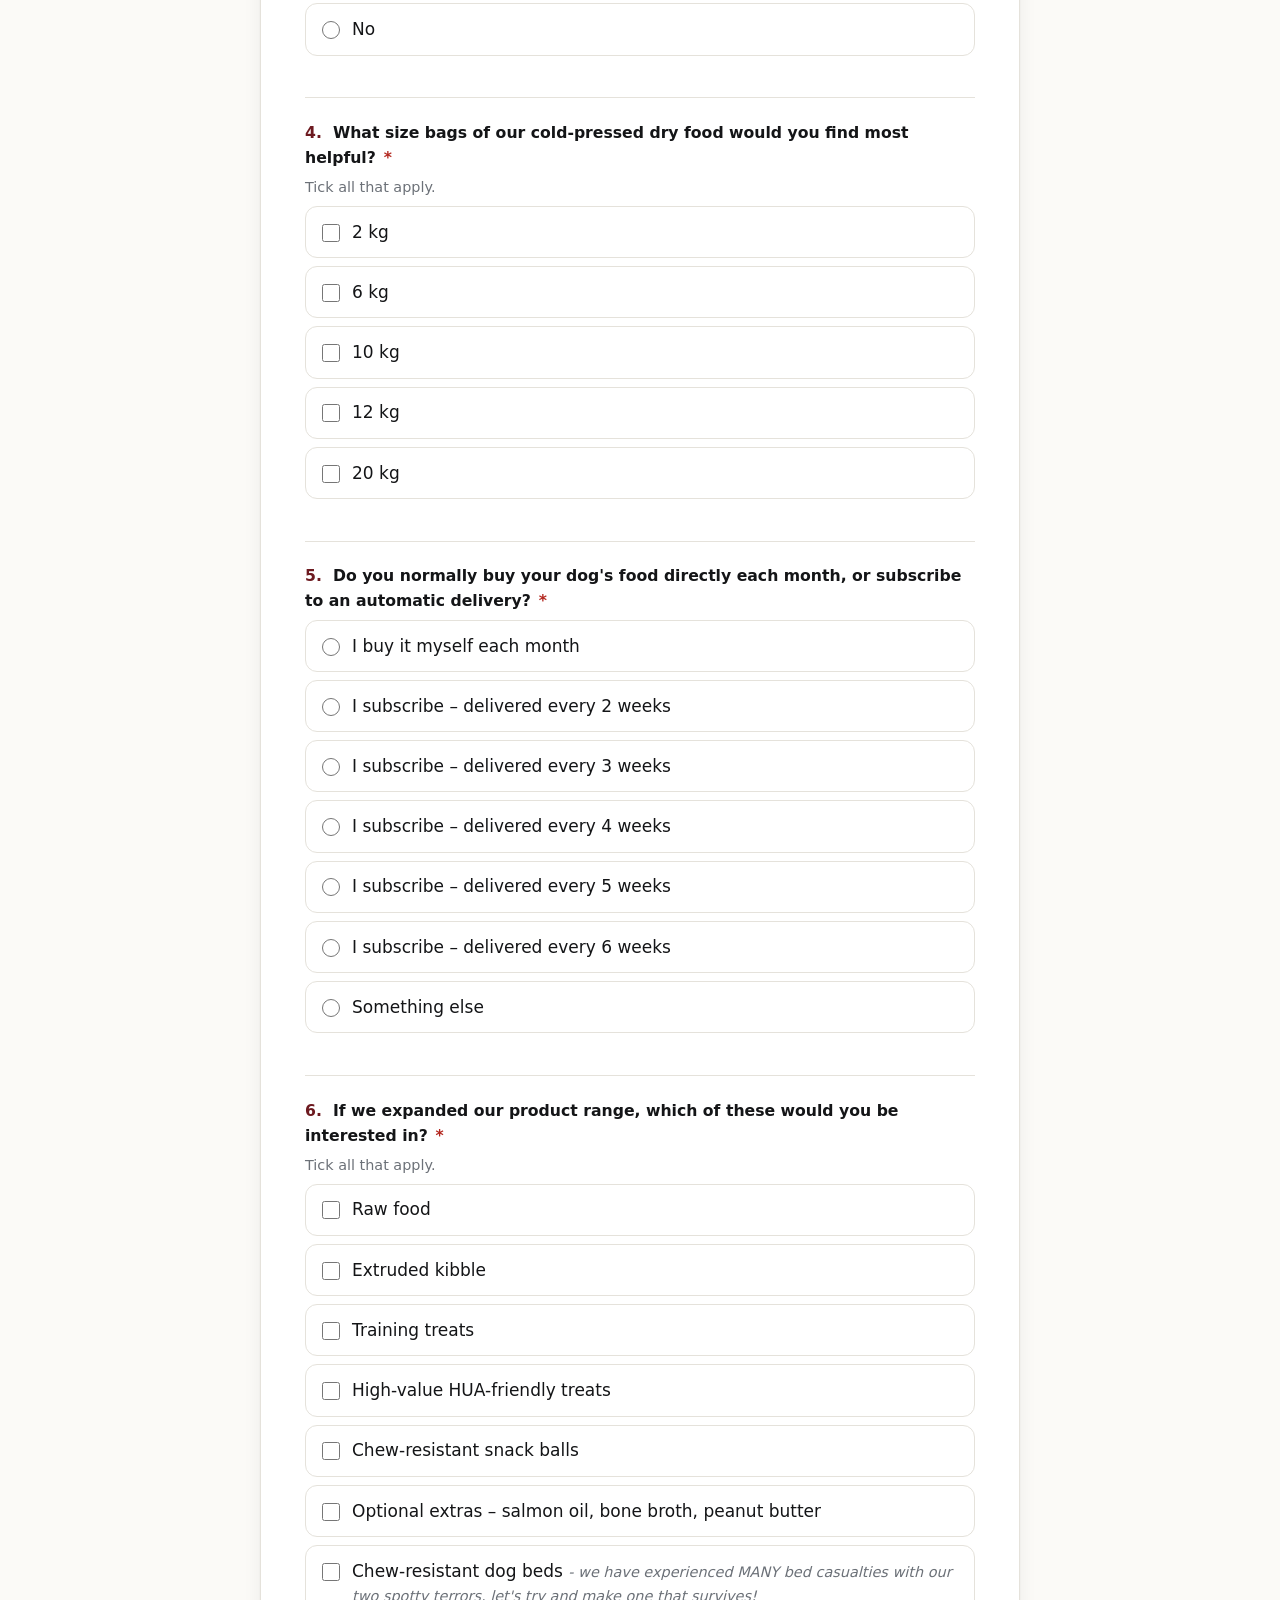
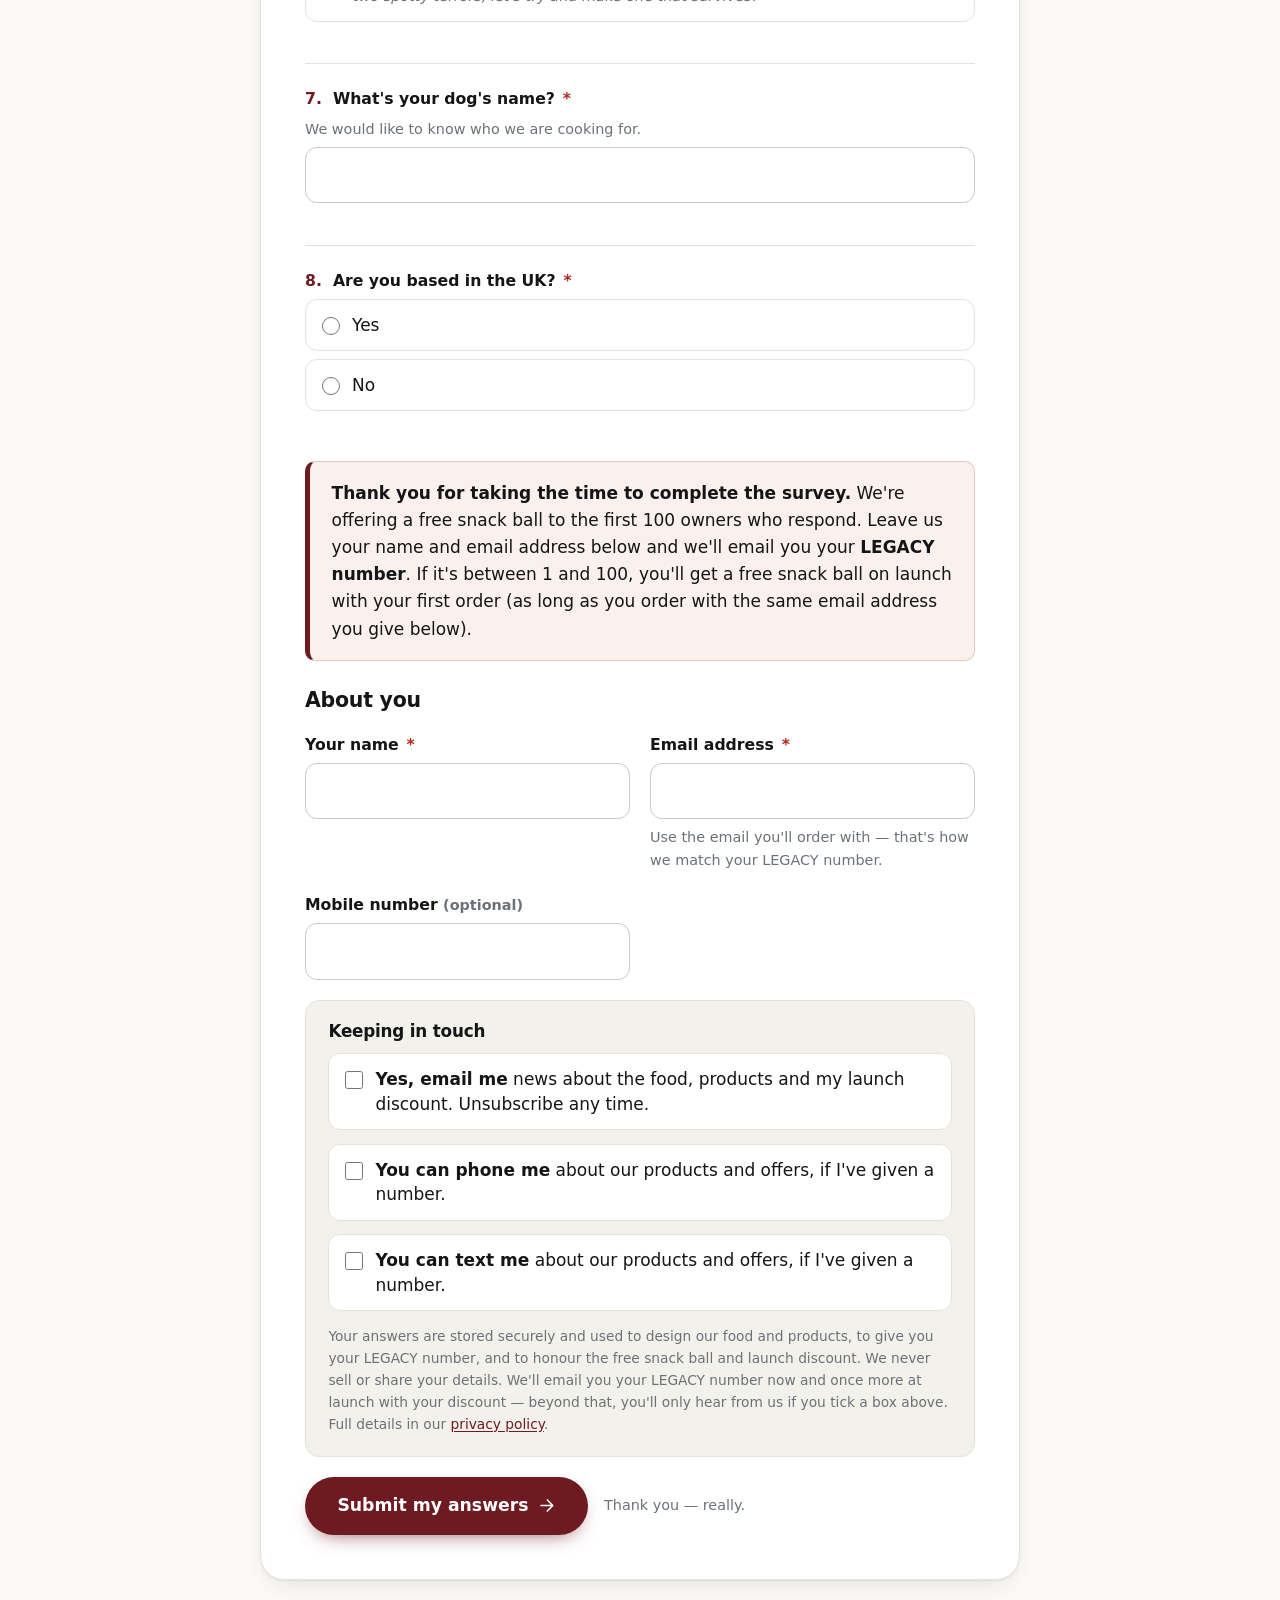
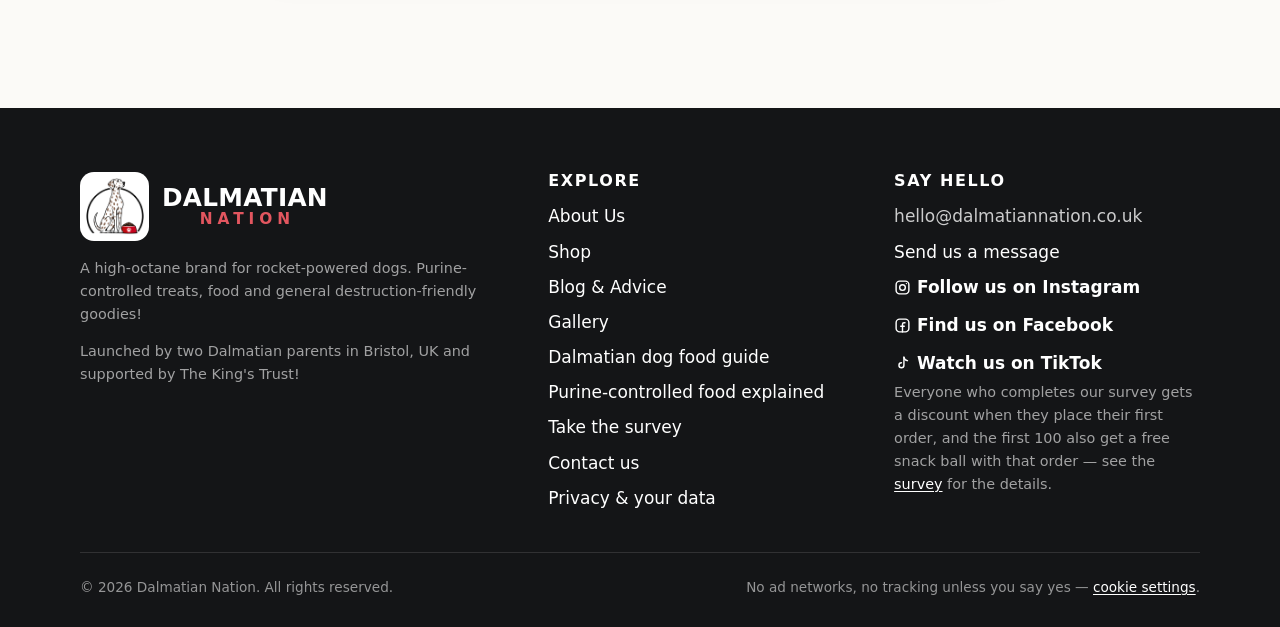
<file: survey.html>
<!doctype html>
<html lang="en-GB">
<head>
<meta charset="utf-8">
<meta name="viewport" content="width=device-width, initial-scale=1">
<meta http-equiv="Content-Security-Policy" content="default-src 'self'; script-src 'self' https://www.googletagmanager.com; style-src 'self'; img-src 'self' data: https://www.googletagmanager.com https://*.google-analytics.com https://*.analytics.google.com; font-src 'self'; connect-src 'self' https://api.web3forms.com https://script.google.com https://script.googleusercontent.com https://www.googletagmanager.com https://*.google-analytics.com https://*.analytics.google.com; form-action https://api.web3forms.com; base-uri 'self'; object-src 'none'; upgrade-insecure-requests">
<meta name="referrer" content="strict-origin-when-cross-origin">
<title>Dalmatian owner survey — a discount on your first order · Dalmatian Nation</title>
<meta name="description" content="Tell us about your Dalmatian and what you feed. Eight questions, under a minute. Everyone who completes it gets a discount when they place their first order, and the first 100 also get a free snack ball with that order.">
<meta name="robots" content="index, follow, max-image-preview:large, max-snippet:-1, max-video-preview:-1">
<link rel="canonical" href="https://dalmatiannation.co.uk/survey">
<meta name="theme-color" content="#c8202b">
<meta name="author" content="Dalmatian Nation">
<meta property="og:site_name" content="Dalmatian Nation">
<meta property="og:locale" content="en_GB">
<meta property="og:type" content="website">
<meta property="og:title" content="Dalmatian owner survey — a discount on your first order · Dalmatian Nation">
<meta property="og:description" content="Tell us about your Dalmatian and what you feed. Eight questions, under a minute. Everyone who completes it gets a discount when they place their first order, and the first 100 also get a free snack ball with that order.">
<meta property="og:url" content="https://dalmatiannation.co.uk/survey">
<meta property="og:image" content="https://dalmatiannation.co.uk/assets/img/og.jpg">
<meta property="og:image:width" content="1200">
<meta property="og:image:height" content="630">
<meta property="og:image:alt" content="Dalmatian Nation — Pandora and Arlo, our Dalmatians">
<meta name="twitter:card" content="summary_large_image">
<meta name="twitter:title" content="Dalmatian owner survey — a discount on your first order · Dalmatian Nation">
<meta name="twitter:description" content="Tell us about your Dalmatian and what you feed. Eight questions, under a minute. Everyone who completes it gets a discount when they place their first order, and the first 100 also get a free snack ball with that order.">
<meta name="twitter:image" content="https://dalmatiannation.co.uk/assets/img/og.jpg">
<meta name="dn-ga" content="G-V9R9HJWNVW">
<link rel="icon" href="/assets/img/favicon.png" type="image/png" sizes="512x512">
<link rel="apple-touch-icon" href="/assets/img/apple-touch-icon.png">
<link rel="stylesheet" href="/assets/css/site.css?v=6e52f9ec">
<script type="application/ld+json">{"@context":"https://schema.org","@graph":[{"@type":"Organization","@id":"https://dalmatiannation.co.uk/#organization","name":"Dalmatian Nation","url":"https://dalmatiannation.co.uk/","logo":"https://dalmatiannation.co.uk/assets/img/logo.png","image":"https://dalmatiannation.co.uk/assets/img/og.jpg","description":"Purine-controlled complete dog food designed for Dalmatians, made in the UK.","contactPoint":{"@type":"ContactPoint","contactType":"customer service","url":"https://dalmatiannation.co.uk/contact","availableLanguage":"en"},"address":{"@type":"PostalAddress","addressLocality":"Bristol","addressRegion":"England","addressCountry":"GB"},"areaServed":"GB","knowsAbout":["Dalmatian dog food","purine-controlled dog food","low purine diet for dogs","HUA Dalmatians","urate stones in dogs"],"foundingDate":"2026","sameAs":["https://www.instagram.com/dalmatiannationltd/","https://www.facebook.com/people/Dalmatian-Nation/61595199105336/","https://www.tiktok.com/@dalmatiannationltd"]},{"@type":"WebSite","@id":"https://dalmatiannation.co.uk/#website","name":"Dalmatian Nation","url":"https://dalmatiannation.co.uk/","publisher":{"@id":"https://dalmatiannation.co.uk/#organization"},"inLanguage":"en-GB"},{"@type":"WebPage","name":"Dalmatian owner survey — a discount on your first order · Dalmatian Nation","description":"Tell us about your Dalmatian and what you feed. Eight questions, under a minute. Everyone who completes it gets a discount when they place their first order, and the first 100 also get a free snack ball with that order.","url":"https://dalmatiannation.co.uk/survey","isPartOf":{"@id":"https://dalmatiannation.co.uk/#website"},"about":{"@id":"https://dalmatiannation.co.uk/#organization"},"primaryImageOfPage":"https://dalmatiannation.co.uk/assets/img/og.jpg","inLanguage":"en-GB"},{"@type":"BreadcrumbList","itemListElement":[{"@type":"ListItem","position":1,"name":"Home","item":"https://dalmatiannation.co.uk/"},{"@type":"ListItem","position":2,"name":"Survey","item":"https://dalmatiannation.co.uk/survey"}]}]}</script>
</head>
<body class="">
<a class="skip" href="#main">Skip to content</a>

<header class="site-header">
  <div class="wrap">
    <a class="brand brand-header" href="/" aria-label="Dalmatian Nation — home">
            <span class="brand-dog"><img src="/assets/img/logo-mark.png?v=4327d60c" alt="" width="512" height="512" decoding="async"></span>
      <span class="brand-name" aria-hidden="true">Dalmatian<span>Nation</span></span>
    </a>
    <button class="nav-toggle" type="button" aria-expanded="false" aria-controls="site-nav">
      <span class="nav-toggle-bars" aria-hidden="true"></span>
      <span>Menu</span>
    </button>
    <nav id="site-nav" class="nav" aria-label="Main">
              <a href="/">Home</a>
              <a href="/about-us">About Us</a>
              <a href="/shop">Shop</a>
              <a href="/blog">Blog &amp; Advice</a>
              <a href="/gallery">Gallery</a>
              <a href="/contact">Contact</a>
            <a href="/survey" class="btn btn-primary btn-sm">Take the survey</a>
    </nav>
  </div>
</header>

<main id="main">

<section class="page-head">
  <div class="wrap-narrow">
    <span class="eyebrow">The survey</span>
    <h1>Help us build the right food.</h1>
    <p class="lede">8 questions, under 1 minute and a huge amount of appreciation from us! Please tell us about your dog(s), what you feed and what we can do for you.</p>
    <p class="lede lede-offer"><svg class="paw" viewBox="0 0 24 24" fill="none" stroke="currentColor" stroke-width="2" stroke-linecap="round" stroke-linejoin="round" aria-hidden="true" focusable="false"><ellipse cx="12" cy="16.2" rx="4.6" ry="3.8" fill="currentColor" stroke="none"/><ellipse cx="5.4" cy="10.6" rx="1.9" ry="2.4" transform="rotate(-20 5.4 10.6)" fill="currentColor" stroke="none"/><ellipse cx="9.3" cy="6.6" rx="1.9" ry="2.5" fill="currentColor" stroke="none"/><ellipse cx="14.7" cy="6.6" rx="1.9" ry="2.5" fill="currentColor" stroke="none"/><ellipse cx="18.6" cy="10.6" rx="1.9" ry="2.4" transform="rotate(20 18.6 10.6)" fill="currentColor" stroke="none"/></svg><span>Everyone who completes the survey gets a discount when they place their first order once we launch, and the first 100 ALSO get a free snazzy snack ball for their pooch with that order!</span><svg class="paw paw-right" viewBox="0 0 24 24" fill="none" stroke="currentColor" stroke-width="2" stroke-linecap="round" stroke-linejoin="round" aria-hidden="true" focusable="false"><ellipse cx="12" cy="16.2" rx="4.6" ry="3.8" fill="currentColor" stroke="none"/><ellipse cx="5.4" cy="10.6" rx="1.9" ry="2.4" transform="rotate(-20 5.4 10.6)" fill="currentColor" stroke="none"/><ellipse cx="9.3" cy="6.6" rx="1.9" ry="2.5" fill="currentColor" stroke="none"/><ellipse cx="14.7" cy="6.6" rx="1.9" ry="2.5" fill="currentColor" stroke="none"/><ellipse cx="18.6" cy="10.6" rx="1.9" ry="2.4" transform="rotate(20 18.6 10.6)" fill="currentColor" stroke="none"/></svg></p>
  </div>
</section>

<section class="section-tight">
  <div class="wrap-narrow">
        <div class="form-card">
      
            <form method="post" action="https://api.web3forms.com/submit" class="form" data-guard novalidate
            data-web3forms="survey" data-thanks="/thanks-survey" data-consent-version="2026-10-24" data-legacy-endpoint="https://script.google.com/macros/s/AKfycbzbZuGPLWGdhBP590WOLYkdN3dTIsBpAvpeCU7XtM_qB_eUDPAJNfxqD6D-kUmNqM5D8Q/exec" data-legacy-token="dn-survey-v1">
        <input type="hidden" name="access_key" value="73630c08-0c8a-4388-8cb1-b03ecb6937d0"><input type="hidden" name="subject" value="[Dalmatian Nation] New survey response"><input type="hidden" name="from_name" value="Dalmatian Nation website"><input type="hidden" name="redirect" value="https://dalmatiannation.co.uk/thanks-survey"><div class="hp" aria-hidden="true"><label>Leave this box unticked <input type="checkbox" name="botcheck" tabindex="-1" autocomplete="off"></label></div>      
        <h2 class="h3">About your dog</h2>
                      <div class="question field" id="q1" data-qnum="1" data-qlabel="Tell us about your pooch - what breed is your dog and do they have urinary issues?" data-required>
              <span class="label" id="q1-label"><span class="qnum">1.</span> Tell us about your pooch - what breed is your dog and do they have urinary issues? <span class="req" aria-hidden="true">*</span></span>
            <p class="help">Tick all that apply.</p>
                <ul class="choice-list" role="group" aria-labelledby="q1-label">
                                      <li><label class="choice"><input type="checkbox" name="q1[]" value="Dalmatian (HUA)"><span>Dalmatian (HUA)</span></label></li>
                          <li><label class="choice"><input type="checkbox" name="q1[]" value="Dalmatian (LUA)"><span>Dalmatian (LUA)</span></label></li>
                          <li><label class="choice"><input type="checkbox" name="q1[]" value="Dalmatian (unsure if HUA or LUA)"><span>Dalmatian (unsure if HUA or LUA)</span></label></li>
                          <li><label class="choice"><input type="checkbox" name="q1[]" value="Another breed with urinary issues"><span>Another breed with urinary issues</span></label>    <div class="follow-up">
      <label for="q1-more-3">What breed is your dog?</label>
      <input type="text" id="q1-more-3" name="q1_more[3]" value="" maxlength="100">
    </div>
    </li>
                          <li><label class="choice"><input type="checkbox" name="q1[]" value="Another breed without urinary issues"><span>Another breed without urinary issues</span></label>    <div class="follow-up">
      <label for="q1-more-4">What breed is your dog?</label>
      <input type="text" id="q1-more-4" name="q1_more[4]" value="" maxlength="100">
    </div>
    </li>
                      </ul>
          
          </div>
                          <div class="question field" id="q2" data-qnum="2" data-qlabel="Does your dog require a purine-controlled diet?" data-required>
              <span class="label" id="q2-label"><span class="qnum">2.</span> Does your dog require a purine-controlled diet? <span class="req" aria-hidden="true">*</span></span>
            
                <ul class="choice-list" role="radiogroup" aria-labelledby="q2-label">
                          <li><label class="choice"><input type="radio" name="q2" value="Yes" required><span>Yes</span></label></li>
                          <li><label class="choice"><input type="radio" name="q2" value="No" required><span>No</span></label></li>
                      </ul>
          
          </div>
                          <div class="question field" id="q3" data-qnum="3" data-qlabel="Have you struggled to find a product that suits your dog&apos;s urinary or purine-related health issues?" data-required>
              <span class="label" id="q3-label"><span class="qnum">3.</span> Have you struggled to find a product that suits your dog&apos;s urinary or purine-related health issues? <span class="req" aria-hidden="true">*</span></span>
            
                <ul class="choice-list" role="radiogroup" aria-labelledby="q3-label">
                          <li><label class="choice"><input type="radio" name="q3" value="Yes" required><span>Yes</span></label></li>
                          <li><label class="choice"><input type="radio" name="q3" value="No" required><span>No</span></label></li>
                      </ul>
          
          </div>
                          <div class="question field" id="q4" data-qnum="4" data-qlabel="What size bags of our cold-pressed dry food would you find most helpful?" data-required>
              <span class="label" id="q4-label"><span class="qnum">4.</span> What size bags of our cold-pressed dry food would you find most helpful? <span class="req" aria-hidden="true">*</span></span>
            <p class="help">Tick all that apply.</p>
                <ul class="choice-list" role="group" aria-labelledby="q4-label">
                                      <li><label class="choice"><input type="checkbox" name="q4[]" value="2 kg"><span>2 kg</span></label></li>
                          <li><label class="choice"><input type="checkbox" name="q4[]" value="6 kg"><span>6 kg</span></label></li>
                          <li><label class="choice"><input type="checkbox" name="q4[]" value="10 kg"><span>10 kg</span></label></li>
                          <li><label class="choice"><input type="checkbox" name="q4[]" value="12 kg"><span>12 kg</span></label></li>
                          <li><label class="choice"><input type="checkbox" name="q4[]" value="20 kg"><span>20 kg</span></label></li>
                      </ul>
          
          </div>
                          <div class="question field" id="q5" data-qnum="5" data-qlabel="Do you normally buy your dog&apos;s food directly each month, or subscribe to an automatic delivery?" data-required>
              <span class="label" id="q5-label"><span class="qnum">5.</span> Do you normally buy your dog&apos;s food directly each month, or subscribe to an automatic delivery? <span class="req" aria-hidden="true">*</span></span>
            
                <ul class="choice-list" role="radiogroup" aria-labelledby="q5-label">
                          <li><label class="choice"><input type="radio" name="q5" value="I buy it myself each month" required><span>I buy it myself each month</span></label></li>
                          <li><label class="choice"><input type="radio" name="q5" value="I subscribe – delivered every 2 weeks" required><span>I subscribe – delivered every 2 weeks</span></label></li>
                          <li><label class="choice"><input type="radio" name="q5" value="I subscribe – delivered every 3 weeks" required><span>I subscribe – delivered every 3 weeks</span></label></li>
                          <li><label class="choice"><input type="radio" name="q5" value="I subscribe – delivered every 4 weeks" required><span>I subscribe – delivered every 4 weeks</span></label></li>
                          <li><label class="choice"><input type="radio" name="q5" value="I subscribe – delivered every 5 weeks" required><span>I subscribe – delivered every 5 weeks</span></label></li>
                          <li><label class="choice"><input type="radio" name="q5" value="I subscribe – delivered every 6 weeks" required><span>I subscribe – delivered every 6 weeks</span></label></li>
                          <li><label class="choice"><input type="radio" name="q5" value="Something else" required><span>Something else</span></label>    <div class="follow-up">
      <label for="q5-more-6">Tell us about it</label>
      <input type="text" id="q5-more-6" name="q5_more[6]" value="" maxlength="100">
    </div>
    </li>
                      </ul>
          
          </div>
                          <div class="question field" id="q6" data-qnum="6" data-qlabel="If we expanded our product range, which of these would you be interested in?" data-required>
              <span class="label" id="q6-label"><span class="qnum">6.</span> If we expanded our product range, which of these would you be interested in? <span class="req" aria-hidden="true">*</span></span>
            <p class="help">Tick all that apply.</p>
                <ul class="choice-list" role="group" aria-labelledby="q6-label">
                                      <li><label class="choice"><input type="checkbox" name="q6[]" value="Raw food"><span>Raw food</span></label></li>
                          <li><label class="choice"><input type="checkbox" name="q6[]" value="Extruded kibble"><span>Extruded kibble</span></label></li>
                          <li><label class="choice"><input type="checkbox" name="q6[]" value="Training treats"><span>Training treats</span></label></li>
                          <li><label class="choice"><input type="checkbox" name="q6[]" value="High-value HUA-friendly treats"><span>High-value HUA-friendly treats</span></label></li>
                          <li><label class="choice"><input type="checkbox" name="q6[]" value="Chew-resistant snack balls"><span>Chew-resistant snack balls</span></label></li>
                          <li><label class="choice"><input type="checkbox" name="q6[]" value="Optional extras – salmon oil, bone broth, peanut butter"><span>Optional extras – salmon oil, bone broth, peanut butter</span></label></li>
                          <li><label class="choice"><input type="checkbox" name="q6[]" value="Chew-resistant dog beds"><span>Chew-resistant dog beds <small class="opt-note">- we have experienced MANY bed casualties with our two spotty terrors, let&apos;s try and make one that survives!</small></span></label></li>
                      </ul>
          
          </div>
                          <div class="question field" id="q7" data-qnum="7" data-qlabel="What&apos;s your dog&apos;s name?" data-required>
              <label for="q7-input"><span class="qnum">7.</span> What&apos;s your dog&apos;s name? <span class="req" aria-hidden="true">*</span></label>
            <p class="help">We would like to know who we are cooking for.</p>
                <input type="text" id="q7-input" name="q7" value="" maxlength="300" required>
          
          </div>
                          <div class="question field" id="q8" data-qnum="8" data-qlabel="Are you based in the UK?" data-required>
              <span class="label" id="q8-label"><span class="qnum">8.</span> Are you based in the UK? <span class="req" aria-hidden="true">*</span></span>
            
                <ul class="choice-list" role="radiogroup" aria-labelledby="q8-label">
                          <li><label class="choice"><input type="radio" name="q8" value="Yes" required><span>Yes</span></label></li>
                          <li><label class="choice"><input type="radio" name="q8" value="No" required><span>No</span></label>    <div class="follow-up">
      <label for="q8-more-1">What country would you be ordering your food to (which country do you and your pooch live in)?</label>
      <input type="text" id="q8-more-1" name="q8_more[1]" value="" maxlength="100">
    </div>
    </li>
                      </ul>
          
          </div>
            
        <div class="callout legacy-callout">
          <p><strong>Thank you for taking the time to complete the survey.</strong> We're offering a free snack ball to the first 100 owners who respond. Leave us your name and email address below and we'll email you your <strong>LEGACY number</strong>. If it's between 1 and 100, you'll get a free snack ball on launch with your first order (as long as you order with the same email address you give below).</p>
        </div>

        <h2 class="h3">About you</h2>
        <div class="form-grid">
          <div class="field">
            <label for="name">Your name <span class="req" aria-hidden="true">*</span></label>
            <input type="text" id="name" name="name" value="" required maxlength="120" autocomplete="name">
                      </div>
          <div class="field">
            <label for="email">Email address <span class="req" aria-hidden="true">*</span></label>
            <input type="email" id="email" name="email" value="" required maxlength="254" autocomplete="email" inputmode="email">
            <p class="help">Use the email you'll order with — that's how we match your LEGACY number.</p>
                      </div>
        </div>
        <div class="form-grid">
          <div class="field">
            <label for="phone">Mobile number <span class="muted small">(optional)</span></label>
            <input type="tel" id="phone" name="phone" value="" maxlength="40" autocomplete="tel" inputmode="tel">
                      </div>
        </div>

        <div class="consent">
          <h3>Keeping in touch</h3>
          <label class="choice">
            <input type="checkbox" name="consent_email" value="1">
            <span><strong>Yes, email me</strong> news about the food, products and my launch discount. Unsubscribe any time.</span>
          </label>
          <label class="choice">
            <input type="checkbox" name="consent_phone" value="1">
            <span><strong>You can phone me</strong> about our products and offers, if I've given a number.</span>
          </label>
          <label class="choice">
            <input type="checkbox" name="consent_sms" value="1">
            <span><strong>You can text me</strong> about our products and offers, if I've given a number.</span>
          </label>
          <p class="fine">Your answers are stored securely and used to design our food and products, to give you your LEGACY number, and to honour the free snack ball and launch discount. We never sell or share your details. We'll email you your LEGACY number now and once more at launch with your discount — beyond that, you'll only hear from us if you tick a box above. Full details in our <a href="/privacy">privacy policy</a>.</p>
        </div>

        
        <div class="form-actions">
          <button class="btn btn-primary btn-lg" type="submit" data-busy="Sending…">Submit my answers <svg viewBox="0 0 24 24" fill="none" stroke="currentColor" stroke-width="2" stroke-linecap="round" stroke-linejoin="round" aria-hidden="true" focusable="false"><path d="M5 12h14M13 5l7 7-7 7"/></svg></button>
          <span class="small">Thank you — really.</span>
        </div>
      </form>
    </div>
      </div>
</section>

</main>

<footer class="site-footer">
  <div class="wrap">
    <div class="footer-grid">
      <div class="footer-brand">
        <a class="brand brand-header brand-footer" href="/" aria-label="Dalmatian Nation — home">
          <span class="brand-dog"><img src="/assets/img/logo-mark.png?v=4327d60c" alt="" width="512" height="512" decoding="async" loading="lazy"></span>
          <span class="brand-name" aria-hidden="true">Dalmatian<span>Nation</span></span>
        </a>
        <p class="footer-note">A high-octane brand for rocket-powered dogs. Purine-controlled treats, food and general destruction-friendly goodies!</p>
        <p class="footer-note">Launched by two Dalmatian parents in Bristol, UK and supported by The King's Trust!</p>
      </div>

      <div>
        <h4>Explore</h4>
        <ul class="footer-links">
          <li><a href="/about-us">About Us</a></li>
          <li><a href="/shop">Shop</a></li>
          <li><a href="/blog">Blog &amp; Advice</a></li>
          <li><a href="/gallery">Gallery</a></li>
          <li><a href="/dalmatian-dog-food">Dalmatian dog food guide</a></li>
          <li><a href="/purine-controlled-dog-food">Purine-controlled food explained</a></li>
          <li><a href="/survey">Take the survey</a></li>
          <li><a href="/contact">Contact us</a></li>
          <li><a href="/privacy">Privacy &amp; your data</a></li>
        </ul>
      </div>

      <div>
        <h4>Say hello</h4>
        <ul class="footer-links">
                      <li><span class="email-protect" data-u="olleh" data-d="ku.oc.noitannaitamlad">hello [at] dalmatiannation [dot] co [dot] uk</span></li>
                    <li><a href="/contact">Send us a message</a></li>
                      <li><a class="ig-link" href="https://www.instagram.com/dalmatiannationltd/" rel="noopener me" target="_blank"><svg class="inline-icon" viewBox="0 0 24 24" fill="none" stroke="currentColor" stroke-width="2" stroke-linecap="round" stroke-linejoin="round" aria-hidden="true" focusable="false"><rect x="3" y="3" width="18" height="18" rx="5"/><circle cx="12" cy="12" r="4"/><circle cx="17.5" cy="6.5" r="1" fill="currentColor" stroke="none"/></svg>Follow us on Instagram</a></li>
                                <li><a class="ig-link" href="https://www.facebook.com/people/Dalmatian-Nation/61595199105336/" rel="noopener me" target="_blank"><svg class="inline-icon" viewBox="0 0 24 24" fill="none" stroke="currentColor" stroke-width="2" stroke-linecap="round" stroke-linejoin="round" aria-hidden="true" focusable="false"><rect x="3" y="3" width="18" height="18" rx="5"/><path d="M15.5 8H14a2 2 0 0 0-2 2v11M9.5 13h5"/></svg>Find us on Facebook</a></li>
                                <li><a class="ig-link" href="https://www.tiktok.com/@dalmatiannationltd" rel="noopener me" target="_blank"><svg class="inline-icon" viewBox="0 0 24 24" fill="none" stroke="currentColor" stroke-width="2" stroke-linecap="round" stroke-linejoin="round" aria-hidden="true" focusable="false"><path d="M14 3v11.5a3.5 3.5 0 1 1-3.5-3.5"/><path d="M14 3c.4 2.6 2.4 4.6 5 5"/></svg>Watch us on TikTok</a></li>
                  </ul>
        <p class="footer-note">Everyone who completes our survey gets a discount when they place their first order, and the first 100 also get a free snack ball with that order — see the <a href="/survey">survey</a> for the details.</p>
      </div>
    </div>

    <div class="footer-fine">
      <span>&copy; 2026 Dalmatian Nation. All rights reserved.</span>
              <span>No ad networks, no tracking unless you say yes — <a href="#" data-cookie-settings>cookie settings</a>.</span>
          </div>
  </div>
</footer>

<div class="cookie-banner" id="cookie-banner" role="region" aria-label="Cookie choice" hidden>
  <p><strong>Can we count visits?</strong> We'd like to use Google Analytics to see which pages people find useful. It only runs if you say yes, it's never used for ads, and you can change your mind any time in the footer. <a href="/privacy#cookies">What this means</a>.</p>
  <div class="cookie-actions">
    <button type="button" class="btn btn-primary btn-sm" data-consent="yes">Yes, that's fine</button>
    <button type="button" class="btn btn-ghost btn-sm" data-consent="no">No thanks</button>
  </div>
</div>

<script src="/assets/js/site.js?v=43b941c6" defer></script>
</body>
</html>
</file>
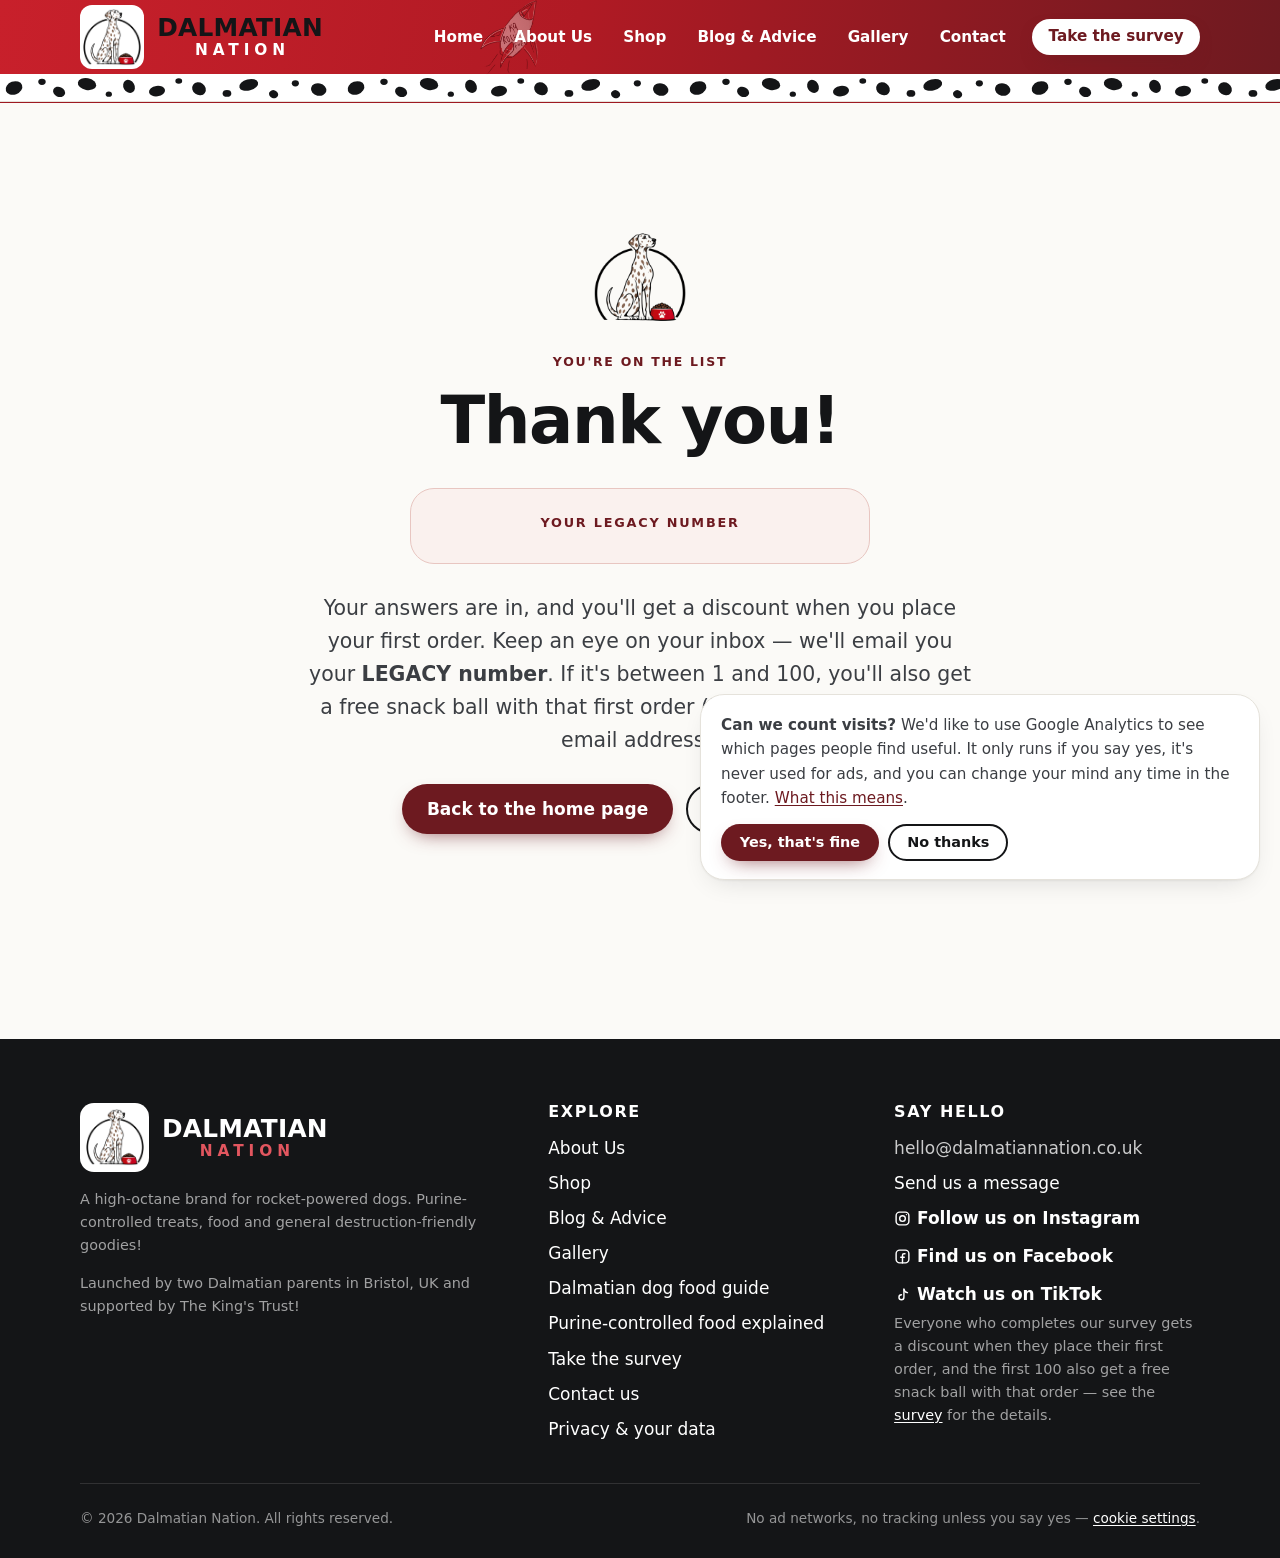
<file: thanks-survey.html>
<!doctype html>
<html lang="en-GB">
<head>
<meta charset="utf-8">
<meta name="viewport" content="width=device-width, initial-scale=1">
<meta http-equiv="Content-Security-Policy" content="default-src 'self'; script-src 'self' https://www.googletagmanager.com; style-src 'self'; img-src 'self' data: https://www.googletagmanager.com https://*.google-analytics.com https://*.analytics.google.com; font-src 'self'; connect-src 'self' https://api.web3forms.com https://script.google.com https://script.googleusercontent.com https://www.googletagmanager.com https://*.google-analytics.com https://*.analytics.google.com; form-action https://api.web3forms.com; base-uri 'self'; object-src 'none'; upgrade-insecure-requests">
<meta name="referrer" content="strict-origin-when-cross-origin">
<title>Thank you · Dalmatian Nation</title>
<meta name="description" content="Thanks for getting in touch with Dalmatian Nation.">
<meta name="robots" content="noindex, follow">
<link rel="canonical" href="https://dalmatiannation.co.uk/thanks-survey">
<meta name="theme-color" content="#c8202b">
<meta name="author" content="Dalmatian Nation">
<meta property="og:site_name" content="Dalmatian Nation">
<meta property="og:locale" content="en_GB">
<meta property="og:type" content="website">
<meta property="og:title" content="Thank you · Dalmatian Nation">
<meta property="og:description" content="Thanks for getting in touch with Dalmatian Nation.">
<meta property="og:url" content="https://dalmatiannation.co.uk/thanks-survey">
<meta property="og:image" content="https://dalmatiannation.co.uk/assets/img/og.jpg">
<meta property="og:image:width" content="1200">
<meta property="og:image:height" content="630">
<meta property="og:image:alt" content="Dalmatian Nation — Pandora and Arlo, our Dalmatians">
<meta name="twitter:card" content="summary_large_image">
<meta name="twitter:title" content="Thank you · Dalmatian Nation">
<meta name="twitter:description" content="Thanks for getting in touch with Dalmatian Nation.">
<meta name="twitter:image" content="https://dalmatiannation.co.uk/assets/img/og.jpg">
<meta name="dn-ga" content="G-V9R9HJWNVW">
<link rel="icon" href="/assets/img/favicon.png" type="image/png" sizes="512x512">
<link rel="apple-touch-icon" href="/assets/img/apple-touch-icon.png">
<link rel="stylesheet" href="/assets/css/site.css?v=6e52f9ec">
<script type="application/ld+json">{"@context":"https://schema.org","@graph":[{"@type":"Organization","@id":"https://dalmatiannation.co.uk/#organization","name":"Dalmatian Nation","url":"https://dalmatiannation.co.uk/","logo":"https://dalmatiannation.co.uk/assets/img/logo.png","image":"https://dalmatiannation.co.uk/assets/img/og.jpg","description":"Purine-controlled complete dog food designed for Dalmatians, made in the UK.","contactPoint":{"@type":"ContactPoint","contactType":"customer service","url":"https://dalmatiannation.co.uk/contact","availableLanguage":"en"},"address":{"@type":"PostalAddress","addressLocality":"Bristol","addressRegion":"England","addressCountry":"GB"},"areaServed":"GB","knowsAbout":["Dalmatian dog food","purine-controlled dog food","low purine diet for dogs","HUA Dalmatians","urate stones in dogs"],"foundingDate":"2026","sameAs":["https://www.instagram.com/dalmatiannationltd/","https://www.facebook.com/people/Dalmatian-Nation/61595199105336/","https://www.tiktok.com/@dalmatiannationltd"]},{"@type":"WebSite","@id":"https://dalmatiannation.co.uk/#website","name":"Dalmatian Nation","url":"https://dalmatiannation.co.uk/","publisher":{"@id":"https://dalmatiannation.co.uk/#organization"},"inLanguage":"en-GB"},{"@type":"WebPage","name":"Thank you · Dalmatian Nation","description":"Thanks for getting in touch with Dalmatian Nation.","url":"https://dalmatiannation.co.uk/thanks-survey","isPartOf":{"@id":"https://dalmatiannation.co.uk/#website"},"about":{"@id":"https://dalmatiannation.co.uk/#organization"},"primaryImageOfPage":"https://dalmatiannation.co.uk/assets/img/og.jpg","inLanguage":"en-GB"},{"@type":"BreadcrumbList","itemListElement":[{"@type":"ListItem","position":1,"name":"Home","item":"https://dalmatiannation.co.uk/"},{"@type":"ListItem","position":2,"name":"Thank you","item":"https://dalmatiannation.co.uk/thanks-survey"}]}]}</script>
</head>
<body class="">
<a class="skip" href="#main">Skip to content</a>

<header class="site-header">
  <div class="wrap">
    <a class="brand brand-header" href="/" aria-label="Dalmatian Nation — home">
            <span class="brand-dog"><img src="/assets/img/logo-mark.png?v=4327d60c" alt="" width="512" height="512" decoding="async"></span>
      <span class="brand-name" aria-hidden="true">Dalmatian<span>Nation</span></span>
    </a>
    <button class="nav-toggle" type="button" aria-expanded="false" aria-controls="site-nav">
      <span class="nav-toggle-bars" aria-hidden="true"></span>
      <span>Menu</span>
    </button>
    <nav id="site-nav" class="nav" aria-label="Main">
              <a href="/">Home</a>
              <a href="/about-us">About Us</a>
              <a href="/shop">Shop</a>
              <a href="/blog">Blog &amp; Advice</a>
              <a href="/gallery">Gallery</a>
              <a href="/contact">Contact</a>
            <a href="/survey" class="btn btn-primary btn-sm">Take the survey</a>
    </nav>
  </div>
</header>

<main id="main">

<section class="hero-simple">
  <div class="wrap-narrow">
    <span class="brand-mark" aria-hidden="true"><img src="/assets/img/logo-mark.png?v=4327d60c" alt="" width="512" height="512" decoding="async">
</span>
          <span class="eyebrow">You're on the list</span>
      <h1>Thank you!</h1>
      <div class="legacy" id="legacy-result" hidden>
        <span class="legacy-label">Your LEGACY number</span>
        <span class="legacy-num"></span>
        <p class="legacy-gift" hidden>You're one of our first 100, so you'll get a <strong>free snazzy snack ball</strong> with your first order once we launch. Just order with the same email address.</p>
        <p class="legacy-repeat" hidden>Looks like you've taken part before, so you're already on our list. Your LEGACY number was emailed to you the first time.</p>
      </div>
      <p class="lede">Your answers are in, and you'll get a discount when you place your first order. Keep an eye on your inbox — we'll email you your <strong>LEGACY number</strong>. If it's between 1 and 100, you'll also get a free snack ball with that first order (just order with the same email address).</p>
        <div class="actions">
      <a class="btn btn-primary" href="/">Back to the home page</a>
              <a class="btn btn-ghost" href="/about-us">Read our story</a>
          </div>
  </div>
</section>

</main>

<footer class="site-footer">
  <div class="wrap">
    <div class="footer-grid">
      <div class="footer-brand">
        <a class="brand brand-header brand-footer" href="/" aria-label="Dalmatian Nation — home">
          <span class="brand-dog"><img src="/assets/img/logo-mark.png?v=4327d60c" alt="" width="512" height="512" decoding="async" loading="lazy"></span>
          <span class="brand-name" aria-hidden="true">Dalmatian<span>Nation</span></span>
        </a>
        <p class="footer-note">A high-octane brand for rocket-powered dogs. Purine-controlled treats, food and general destruction-friendly goodies!</p>
        <p class="footer-note">Launched by two Dalmatian parents in Bristol, UK and supported by The King's Trust!</p>
      </div>

      <div>
        <h4>Explore</h4>
        <ul class="footer-links">
          <li><a href="/about-us">About Us</a></li>
          <li><a href="/shop">Shop</a></li>
          <li><a href="/blog">Blog &amp; Advice</a></li>
          <li><a href="/gallery">Gallery</a></li>
          <li><a href="/dalmatian-dog-food">Dalmatian dog food guide</a></li>
          <li><a href="/purine-controlled-dog-food">Purine-controlled food explained</a></li>
          <li><a href="/survey">Take the survey</a></li>
          <li><a href="/contact">Contact us</a></li>
          <li><a href="/privacy">Privacy &amp; your data</a></li>
        </ul>
      </div>

      <div>
        <h4>Say hello</h4>
        <ul class="footer-links">
                      <li><span class="email-protect" data-u="olleh" data-d="ku.oc.noitannaitamlad">hello [at] dalmatiannation [dot] co [dot] uk</span></li>
                    <li><a href="/contact">Send us a message</a></li>
                      <li><a class="ig-link" href="https://www.instagram.com/dalmatiannationltd/" rel="noopener me" target="_blank"><svg class="inline-icon" viewBox="0 0 24 24" fill="none" stroke="currentColor" stroke-width="2" stroke-linecap="round" stroke-linejoin="round" aria-hidden="true" focusable="false"><rect x="3" y="3" width="18" height="18" rx="5"/><circle cx="12" cy="12" r="4"/><circle cx="17.5" cy="6.5" r="1" fill="currentColor" stroke="none"/></svg>Follow us on Instagram</a></li>
                                <li><a class="ig-link" href="https://www.facebook.com/people/Dalmatian-Nation/61595199105336/" rel="noopener me" target="_blank"><svg class="inline-icon" viewBox="0 0 24 24" fill="none" stroke="currentColor" stroke-width="2" stroke-linecap="round" stroke-linejoin="round" aria-hidden="true" focusable="false"><rect x="3" y="3" width="18" height="18" rx="5"/><path d="M15.5 8H14a2 2 0 0 0-2 2v11M9.5 13h5"/></svg>Find us on Facebook</a></li>
                                <li><a class="ig-link" href="https://www.tiktok.com/@dalmatiannationltd" rel="noopener me" target="_blank"><svg class="inline-icon" viewBox="0 0 24 24" fill="none" stroke="currentColor" stroke-width="2" stroke-linecap="round" stroke-linejoin="round" aria-hidden="true" focusable="false"><path d="M14 3v11.5a3.5 3.5 0 1 1-3.5-3.5"/><path d="M14 3c.4 2.6 2.4 4.6 5 5"/></svg>Watch us on TikTok</a></li>
                  </ul>
        <p class="footer-note">Everyone who completes our survey gets a discount when they place their first order, and the first 100 also get a free snack ball with that order — see the <a href="/survey">survey</a> for the details.</p>
      </div>
    </div>

    <div class="footer-fine">
      <span>&copy; 2026 Dalmatian Nation. All rights reserved.</span>
              <span>No ad networks, no tracking unless you say yes — <a href="#" data-cookie-settings>cookie settings</a>.</span>
          </div>
  </div>
</footer>

<div class="cookie-banner" id="cookie-banner" role="region" aria-label="Cookie choice" hidden>
  <p><strong>Can we count visits?</strong> We'd like to use Google Analytics to see which pages people find useful. It only runs if you say yes, it's never used for ads, and you can change your mind any time in the footer. <a href="/privacy#cookies">What this means</a>.</p>
  <div class="cookie-actions">
    <button type="button" class="btn btn-primary btn-sm" data-consent="yes">Yes, that's fine</button>
    <button type="button" class="btn btn-ghost btn-sm" data-consent="no">No thanks</button>
  </div>
</div>

<script src="/assets/js/site.js?v=43b941c6" defer></script>
</body>
</html>
</file>
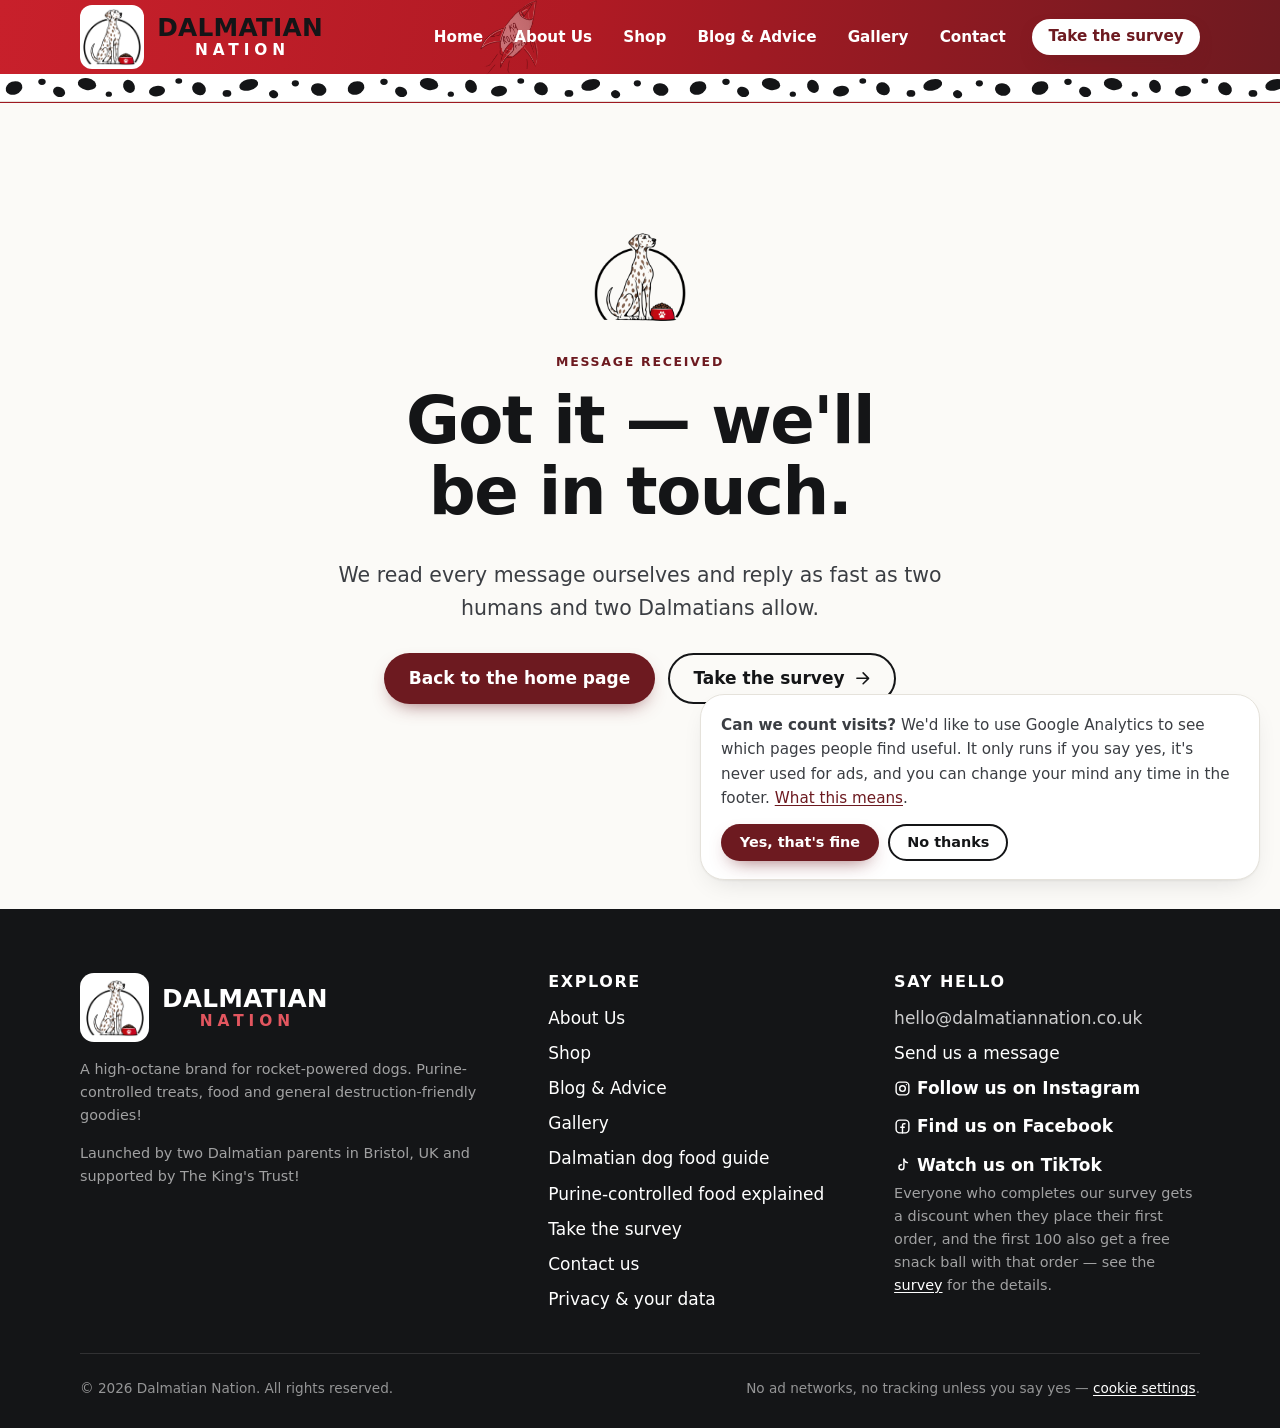
<file: thanks.html>
<!doctype html>
<html lang="en-GB">
<head>
<meta charset="utf-8">
<meta name="viewport" content="width=device-width, initial-scale=1">
<meta http-equiv="Content-Security-Policy" content="default-src 'self'; script-src 'self' https://www.googletagmanager.com; style-src 'self'; img-src 'self' data: https://www.googletagmanager.com https://*.google-analytics.com https://*.analytics.google.com; font-src 'self'; connect-src 'self' https://api.web3forms.com https://script.google.com https://script.googleusercontent.com https://www.googletagmanager.com https://*.google-analytics.com https://*.analytics.google.com; form-action https://api.web3forms.com; base-uri 'self'; object-src 'none'; upgrade-insecure-requests">
<meta name="referrer" content="strict-origin-when-cross-origin">
<title>Thank you · Dalmatian Nation</title>
<meta name="description" content="Thanks for getting in touch with Dalmatian Nation.">
<meta name="robots" content="noindex, follow">
<link rel="canonical" href="https://dalmatiannation.co.uk/thanks">
<meta name="theme-color" content="#c8202b">
<meta name="author" content="Dalmatian Nation">
<meta property="og:site_name" content="Dalmatian Nation">
<meta property="og:locale" content="en_GB">
<meta property="og:type" content="website">
<meta property="og:title" content="Thank you · Dalmatian Nation">
<meta property="og:description" content="Thanks for getting in touch with Dalmatian Nation.">
<meta property="og:url" content="https://dalmatiannation.co.uk/thanks">
<meta property="og:image" content="https://dalmatiannation.co.uk/assets/img/og.jpg">
<meta property="og:image:width" content="1200">
<meta property="og:image:height" content="630">
<meta property="og:image:alt" content="Dalmatian Nation — Pandora and Arlo, our Dalmatians">
<meta name="twitter:card" content="summary_large_image">
<meta name="twitter:title" content="Thank you · Dalmatian Nation">
<meta name="twitter:description" content="Thanks for getting in touch with Dalmatian Nation.">
<meta name="twitter:image" content="https://dalmatiannation.co.uk/assets/img/og.jpg">
<meta name="dn-ga" content="G-V9R9HJWNVW">
<link rel="icon" href="/assets/img/favicon.png" type="image/png" sizes="512x512">
<link rel="apple-touch-icon" href="/assets/img/apple-touch-icon.png">
<link rel="stylesheet" href="/assets/css/site.css?v=6e52f9ec">
<script type="application/ld+json">{"@context":"https://schema.org","@graph":[{"@type":"Organization","@id":"https://dalmatiannation.co.uk/#organization","name":"Dalmatian Nation","url":"https://dalmatiannation.co.uk/","logo":"https://dalmatiannation.co.uk/assets/img/logo.png","image":"https://dalmatiannation.co.uk/assets/img/og.jpg","description":"Purine-controlled complete dog food designed for Dalmatians, made in the UK.","contactPoint":{"@type":"ContactPoint","contactType":"customer service","url":"https://dalmatiannation.co.uk/contact","availableLanguage":"en"},"address":{"@type":"PostalAddress","addressLocality":"Bristol","addressRegion":"England","addressCountry":"GB"},"areaServed":"GB","knowsAbout":["Dalmatian dog food","purine-controlled dog food","low purine diet for dogs","HUA Dalmatians","urate stones in dogs"],"foundingDate":"2026","sameAs":["https://www.instagram.com/dalmatiannationltd/","https://www.facebook.com/people/Dalmatian-Nation/61595199105336/","https://www.tiktok.com/@dalmatiannationltd"]},{"@type":"WebSite","@id":"https://dalmatiannation.co.uk/#website","name":"Dalmatian Nation","url":"https://dalmatiannation.co.uk/","publisher":{"@id":"https://dalmatiannation.co.uk/#organization"},"inLanguage":"en-GB"},{"@type":"WebPage","name":"Thank you · Dalmatian Nation","description":"Thanks for getting in touch with Dalmatian Nation.","url":"https://dalmatiannation.co.uk/thanks","isPartOf":{"@id":"https://dalmatiannation.co.uk/#website"},"about":{"@id":"https://dalmatiannation.co.uk/#organization"},"primaryImageOfPage":"https://dalmatiannation.co.uk/assets/img/og.jpg","inLanguage":"en-GB"},{"@type":"BreadcrumbList","itemListElement":[{"@type":"ListItem","position":1,"name":"Home","item":"https://dalmatiannation.co.uk/"},{"@type":"ListItem","position":2,"name":"Thank you","item":"https://dalmatiannation.co.uk/thanks"}]}]}</script>
</head>
<body class="">
<a class="skip" href="#main">Skip to content</a>

<header class="site-header">
  <div class="wrap">
    <a class="brand brand-header" href="/" aria-label="Dalmatian Nation — home">
            <span class="brand-dog"><img src="/assets/img/logo-mark.png?v=4327d60c" alt="" width="512" height="512" decoding="async"></span>
      <span class="brand-name" aria-hidden="true">Dalmatian<span>Nation</span></span>
    </a>
    <button class="nav-toggle" type="button" aria-expanded="false" aria-controls="site-nav">
      <span class="nav-toggle-bars" aria-hidden="true"></span>
      <span>Menu</span>
    </button>
    <nav id="site-nav" class="nav" aria-label="Main">
              <a href="/">Home</a>
              <a href="/about-us">About Us</a>
              <a href="/shop">Shop</a>
              <a href="/blog">Blog &amp; Advice</a>
              <a href="/gallery">Gallery</a>
              <a href="/contact">Contact</a>
            <a href="/survey" class="btn btn-primary btn-sm">Take the survey</a>
    </nav>
  </div>
</header>

<main id="main">

<section class="hero-simple">
  <div class="wrap-narrow">
    <span class="brand-mark" aria-hidden="true"><img src="/assets/img/logo-mark.png?v=4327d60c" alt="" width="512" height="512" decoding="async">
</span>
          <span class="eyebrow">Message received</span>
      <h1>Got it — we'll be in touch.</h1>
      <p class="lede">We read every message ourselves and reply as fast as two humans and two Dalmatians allow.</p>
        <div class="actions">
      <a class="btn btn-primary" href="/">Back to the home page</a>
              <a class="btn btn-ghost" href="/survey">Take the survey <svg viewBox="0 0 24 24" fill="none" stroke="currentColor" stroke-width="2" stroke-linecap="round" stroke-linejoin="round" aria-hidden="true" focusable="false"><path d="M5 12h14M13 5l7 7-7 7"/></svg></a>
          </div>
  </div>
</section>

</main>

<footer class="site-footer">
  <div class="wrap">
    <div class="footer-grid">
      <div class="footer-brand">
        <a class="brand brand-header brand-footer" href="/" aria-label="Dalmatian Nation — home">
          <span class="brand-dog"><img src="/assets/img/logo-mark.png?v=4327d60c" alt="" width="512" height="512" decoding="async" loading="lazy"></span>
          <span class="brand-name" aria-hidden="true">Dalmatian<span>Nation</span></span>
        </a>
        <p class="footer-note">A high-octane brand for rocket-powered dogs. Purine-controlled treats, food and general destruction-friendly goodies!</p>
        <p class="footer-note">Launched by two Dalmatian parents in Bristol, UK and supported by The King's Trust!</p>
      </div>

      <div>
        <h4>Explore</h4>
        <ul class="footer-links">
          <li><a href="/about-us">About Us</a></li>
          <li><a href="/shop">Shop</a></li>
          <li><a href="/blog">Blog &amp; Advice</a></li>
          <li><a href="/gallery">Gallery</a></li>
          <li><a href="/dalmatian-dog-food">Dalmatian dog food guide</a></li>
          <li><a href="/purine-controlled-dog-food">Purine-controlled food explained</a></li>
          <li><a href="/survey">Take the survey</a></li>
          <li><a href="/contact">Contact us</a></li>
          <li><a href="/privacy">Privacy &amp; your data</a></li>
        </ul>
      </div>

      <div>
        <h4>Say hello</h4>
        <ul class="footer-links">
                      <li><span class="email-protect" data-u="olleh" data-d="ku.oc.noitannaitamlad">hello [at] dalmatiannation [dot] co [dot] uk</span></li>
                    <li><a href="/contact">Send us a message</a></li>
                      <li><a class="ig-link" href="https://www.instagram.com/dalmatiannationltd/" rel="noopener me" target="_blank"><svg class="inline-icon" viewBox="0 0 24 24" fill="none" stroke="currentColor" stroke-width="2" stroke-linecap="round" stroke-linejoin="round" aria-hidden="true" focusable="false"><rect x="3" y="3" width="18" height="18" rx="5"/><circle cx="12" cy="12" r="4"/><circle cx="17.5" cy="6.5" r="1" fill="currentColor" stroke="none"/></svg>Follow us on Instagram</a></li>
                                <li><a class="ig-link" href="https://www.facebook.com/people/Dalmatian-Nation/61595199105336/" rel="noopener me" target="_blank"><svg class="inline-icon" viewBox="0 0 24 24" fill="none" stroke="currentColor" stroke-width="2" stroke-linecap="round" stroke-linejoin="round" aria-hidden="true" focusable="false"><rect x="3" y="3" width="18" height="18" rx="5"/><path d="M15.5 8H14a2 2 0 0 0-2 2v11M9.5 13h5"/></svg>Find us on Facebook</a></li>
                                <li><a class="ig-link" href="https://www.tiktok.com/@dalmatiannationltd" rel="noopener me" target="_blank"><svg class="inline-icon" viewBox="0 0 24 24" fill="none" stroke="currentColor" stroke-width="2" stroke-linecap="round" stroke-linejoin="round" aria-hidden="true" focusable="false"><path d="M14 3v11.5a3.5 3.5 0 1 1-3.5-3.5"/><path d="M14 3c.4 2.6 2.4 4.6 5 5"/></svg>Watch us on TikTok</a></li>
                  </ul>
        <p class="footer-note">Everyone who completes our survey gets a discount when they place their first order, and the first 100 also get a free snack ball with that order — see the <a href="/survey">survey</a> for the details.</p>
      </div>
    </div>

    <div class="footer-fine">
      <span>&copy; 2026 Dalmatian Nation. All rights reserved.</span>
              <span>No ad networks, no tracking unless you say yes — <a href="#" data-cookie-settings>cookie settings</a>.</span>
          </div>
  </div>
</footer>

<div class="cookie-banner" id="cookie-banner" role="region" aria-label="Cookie choice" hidden>
  <p><strong>Can we count visits?</strong> We'd like to use Google Analytics to see which pages people find useful. It only runs if you say yes, it's never used for ads, and you can change your mind any time in the footer. <a href="/privacy#cookies">What this means</a>.</p>
  <div class="cookie-actions">
    <button type="button" class="btn btn-primary btn-sm" data-consent="yes">Yes, that's fine</button>
    <button type="button" class="btn btn-ghost btn-sm" data-consent="no">No thanks</button>
  </div>
</div>

<script src="/assets/js/site.js?v=43b941c6" defer></script>
</body>
</html>
</file>
<file: assets/css/site.css>
/* ==========================================================================
   Dalmatian Nation — site styles
   Palette: Dalmatian ink + paper, oxblood retro-red accent (--accent-*).
   No external fonts (privacy + speed): a tuned system stack.
   ========================================================================== */

:root {
  --ink:       #141517;
  --ink-2:     #3b3e43;
  --muted:     #6c7178;
  --paper:     #fbfaf7;
  --paper-2:   #f3f1eb;
  --line:      #e5e2db;
  --white:     #ffffff;

  --accent-900: #3f0d12;
  --accent-700: #6d1a20;
  --accent-600: #842a2e;
  --accent-500: #a8474a;
  --accent-200: #e8c6c1;
  --accent-100: #f4e2de;
  --accent-50:  #faf1ee;
  --rocket-red: #c8202b;   /* the red of NATION in the logo — header bar */

  --danger:    #b3261e;
  --danger-bg: #fbeceb;
  --warn-bg:   #fff4dc;
  --warn:      #7a5200;

  --radius:    14px;
  --radius-lg: 24px;
  --shadow:    0 1px 2px rgba(20,21,23,.05), 0 10px 28px -12px rgba(20,21,23,.16);
  --shadow-sm: 0 1px 2px rgba(20,21,23,.06);
  --font: system-ui, -apple-system, "Segoe UI", Roboto, "Helvetica Neue", Arial, "Noto Sans", sans-serif;
  --wrap: 1120px;
}

*, *::before, *::after { box-sizing: border-box; }
html { -webkit-text-size-adjust: 100%; scroll-behavior: smooth; }
body {
  margin: 0;
  font-family: var(--font);
  font-size: 1.0625rem;
  line-height: 1.6;
  color: var(--ink);
  background: var(--paper);
  -webkit-font-smoothing: antialiased;
}
img, svg { display: block; max-width: 100%; }
a { color: var(--accent-700); text-underline-offset: .15em; }
a:hover { color: var(--accent-900); }
:focus-visible { outline: 3px solid var(--accent-500); outline-offset: 3px; border-radius: 4px; }

h1, h2, h3, h4 { font-weight: 800; letter-spacing: -.022em; line-height: 1.08; margin: 0 0 .5em; text-wrap: balance; }
h1 { font-size: clamp(2.5rem, 5.6vw, 4.1rem); }
h2 { font-size: clamp(1.85rem, 3.6vw, 2.6rem); }
h3 { font-size: 1.28rem; letter-spacing: -.012em; }
h4 { font-size: 1rem; text-transform: uppercase; letter-spacing: .1em; font-weight: 700; }
p  { margin: 0 0 1em; }
ul, ol { padding-left: 1.3em; }
strong, b { font-weight: 700; }
hr { border: 0; border-top: 1px solid var(--line); margin: 2.5rem 0; }

.lede { font-size: clamp(1.1rem, 1.6vw, 1.32rem); color: var(--ink-2); max-width: 62ch; }
.muted { color: var(--muted); }
.small { font-size: .9rem; }
.wrap { width: min(var(--wrap), 100% - 2.5rem); margin-inline: auto; }
.wrap-narrow { width: min(760px, 100% - 2.5rem); margin-inline: auto; }
.eyebrow { text-wrap: balance; display: inline-block; font-size: .78rem; font-weight: 700; letter-spacing: .14em; text-transform: uppercase; color: var(--accent-700); margin-bottom: .8rem; }
.center { text-align: center; }
.more-link { margin-top: 2rem; }
.section-close { margin: 2rem 0 0; }
/* About Us: one even gap between every section (and before the footer) */
.page-about-us main > section { padding-block: clamp(2.25rem, 4vw, 3.5rem); }
.page-about-us .page-head .lede { margin-bottom: 0; }
.page-about-us .split { align-items: start; }
.page-about-us .site-footer, .page-home .site-footer { margin-top: 0; }
.page-about-us #what h2 { font-size: clamp(1.55rem, 2.6vw, 2.05rem); }
/* Gallery */
.gallery { display: grid; gap: 1rem; grid-template-columns: repeat(auto-fill, minmax(220px, 1fr)); }
.gallery-item { display: block; border-radius: var(--radius); overflow: hidden; box-shadow: var(--shadow-sm); background: var(--paper-2); }
.gallery-item img { width: 100%; height: auto; aspect-ratio: 1; object-fit: cover; transition: transform .25s ease; }
.gallery-item:hover img { transform: scale(1.04); }
.gallery-item { position: relative; }
.gallery-name { position: absolute; left: .6rem; bottom: .6rem; padding: .25rem .7rem; border-radius: 999px; background: var(--accent-700); color: #fff; font-weight: 800; font-size: .95rem; letter-spacing: .01em; box-shadow: 0 2px 8px rgba(0,0,0,.25); }
.small-print { font-size: .82rem; font-style: italic; color: var(--muted); margin-top: .6rem; }
.callout p.small-print:last-child { margin-top: .6rem; }
.community-title { text-transform: uppercase; letter-spacing: .01em; color: var(--accent-700); }
/* Gallery page: our photos and the community gallery side by side (stacked on phones) */
.gallery-page { padding-top: 0; }
.page-head.gallery-head { padding-bottom: .25rem; }
.gallery-split { display: grid; gap: clamp(1.5rem, 3vw, 2.5rem); grid-template-columns: 1fr; align-items: start; }
.gallery-col { display: grid; gap: 1.25rem; align-content: start; background: #fff; border: 1px solid var(--line); border-radius: var(--radius-lg); padding: clamp(1.25rem, 3vw, 2rem); box-shadow: var(--shadow-sm); }
.gallery-col .lede { margin: 0; }
.gallery-col .callout { margin: 0; }
.gallery-col-title { font-size: clamp(1.5rem, 2.6vw, 2.1rem); margin: 0; }
.gallery-col .gallery { grid-template-columns: repeat(auto-fill, minmax(128px, 1fr)); }
.gallery-col:first-child .gallery { grid-template-columns: repeat(auto-fit, minmax(220px, 1fr)); }
#community .gallery { grid-template-columns: repeat(5, 1fr); }
@media (max-width: 640px) { #community .gallery { grid-template-columns: repeat(3, 1fr); gap: .6rem; } #community .gallery-name { font-size: .78rem; left: .35rem; bottom: .35rem; padding: .18rem .5rem; } }
@media (max-width: 860px) { .gallery-split { grid-template-columns: 1fr; } }
/* Blog & Advice */
.blog-card { display: flex; flex-direction: column; }
.blog-card h3 a { color: var(--ink); text-decoration: none; }
.blog-card h3 a:hover { color: var(--accent-700); text-decoration: underline; }
.blog-date { font-size: .8rem; font-weight: 700; letter-spacing: .08em; text-transform: uppercase; color: var(--accent-700); margin: 0 0 .5rem; }
.card .blog-more { margin-top: auto; padding-top: 1rem; font-weight: 700; }
.page-head a.eyebrow { text-decoration: none; }
.product-ask { margin: 2rem 0 0; font-size: 1.1rem; font-weight: 600; color: var(--ink-2); }
.h3 { font-size: 1.28rem; letter-spacing: -.012em; margin: .5rem 0 0; }
.inline-icon { display: inline-block; width: 1em; height: 1em; vertical-align: -.15em; margin-right: .25em; }
.split .callout { margin-top: 1.75rem; }
.split .checklist { margin-bottom: 0; }
.dogs .tags, .product .status { user-select: none; }

.skip { position: absolute; left: -999px; top: 0; background: var(--ink); color: #fff; padding: .6rem 1rem; z-index: 200; text-decoration: none; }
.skip:focus { left: 1rem; top: 1rem; }
.hp { position: absolute !important; left: -10000px !important; top: auto !important; width: 1px !important; height: 1px !important; overflow: hidden !important; }
.visually-hidden { position: absolute; width: 1px; height: 1px; overflow: hidden; clip: rect(0 0 0 0); white-space: nowrap; }

/* --------------------------------------------------------------------------
   Brand mark
   -------------------------------------------------------------------------- */
.brand { display: inline-flex; align-items: center; gap: .7rem; text-decoration: none; color: var(--ink); }
.brand-mark { display: inline-block; width: 44px; height: 44px; flex: none; }
.brand-mark img { width: 100%; height: 100%; object-fit: contain; display: block; }
.brand-logo { display: inline-flex; flex: none; }
.brand-logo img { height: 78px; width: auto; display: block; }
.brand-logo.on-dark { background: #fff; border-radius: 14px; padding: .55rem .9rem; }
.brand-logo.on-dark img { height: 88px; }
@media (max-width: 720px) { .brand-logo img { height: 52px; } }
/* Header: dog + bowl logo (no wording) with "Dalmatian Nation" written beside it, styled like the logo */
.brand-header { gap: .8rem; }
.brand-dog { display: inline-flex; flex: none; }
.brand-dog img { height: 66px; width: auto; display: block; }
.brand-name { display: flex; flex-direction: column; align-items: center; line-height: .95; font-weight: 900; text-transform: uppercase; font-size: 1.55rem; letter-spacing: .01em; color: var(--ink); white-space: nowrap; }
.brand-name span { margin-top: .2rem; font-size: .62em; font-weight: 800; letter-spacing: .32em; padding-left: .32em; color: #c8202b; }
@media (max-width: 720px) { .brand-dog img { height: 48px; } .brand-name { font-size: 1.2rem; } }
/* Header on the retro rocket red bar: dog on a small white card (its fur is see-through), NATION in white */
.brand-header .brand-dog { background: #fff; border-radius: 12px; padding: .2rem; }
.brand-header .brand-dog img { height: 58px; }
.brand-header .brand-name span { color: #fff; }
@media (max-width: 720px) { .brand-header .brand-dog img { height: 42px; } }
/* Footer version: the dog sits on a small white card (the artwork has black lines), name in white + a lighter red */
.brand-footer .brand-dog { background: #fff; border-radius: 14px; padding: .35rem; }
.brand-footer .brand-dog img { height: 58px; }
.brand-footer .brand-name { color: #fff; }
.brand-footer .brand-name span { color: #e2565f; }
.brand-word { font-weight: 800; letter-spacing: -.03em; font-size: 1.25rem; line-height: 1; white-space: nowrap; }
.brand-word b { color: var(--accent-700); font-weight: 800; }
.mark-badge { fill: var(--accent-700); }
.mark-ink   { fill: var(--ink); }
.mark-paper { fill: var(--paper); }
.mark-line  { fill: none; stroke: var(--ink); stroke-width: 2.4; stroke-linecap: round; }
.on-dark .mark-badge { fill: var(--accent-500); }
.on-dark ~ .brand-word { color: #fff; }
.on-dark ~ .brand-word b { color: var(--accent-200); }

/* --------------------------------------------------------------------------
   Header / nav
   -------------------------------------------------------------------------- */
.site-header {
  position: sticky; top: 0; z-index: 50;
  background: linear-gradient(100deg, var(--rocket-red) 0%, #b01a24 45%, var(--accent-700) 100%);   /* retro red → dark oxblood */
  border-bottom: 1px solid #9e1922;
}
/* Lex's K-9 Rocket Fuel rocket at 60°, faint, tucked slightly behind the "Home" button (placed from the menu's side,
   so it stays tucked behind Home at every computer width; the menu is 681px wide) */
.site-header .wrap { position: relative; isolation: isolate; }
.site-header .wrap::before { content: ""; position: absolute; z-index: -1; right: 662px; top: 0; width: 58px; height: 75px; background: url("../img/k9-rocket-flying.png") no-repeat center / contain; opacity: .42; pointer-events: none; }
/* phones / small tablets: partly behind the right-hand end of the DALMATIAN NATION wording */
@media (max-width: 840px) { .site-header .wrap::before { right: auto; left: 205px; top: 2px; width: 54px; height: 70px; opacity: .34; } }
@media (max-width: 720px) { .site-header .wrap::before { left: 168px; top: 0; width: 48px; height: 62px; } }
/* thin strip of Dalmatian spots under the red bar */
.site-header::after { content: ""; display: block; height: 28px; background: #fff url("../img/spot-strip.svg") 0 50% / 342px 28px repeat-x; border-bottom: 1px solid var(--line); }
.site-header .wrap { display: flex; align-items: center; justify-content: space-between; gap: 1rem; min-height: 74px; }
.nav { display: flex; align-items: center; gap: .15rem; }
.nav a { padding: .55rem .9rem; border-radius: 999px; text-decoration: none; color: #fff; font-weight: 600; font-size: .95rem; }
.nav a:hover { background: rgba(255, 255, 255, .16); color: #fff; }
.nav a.is-active { color: #fff; background: rgba(0, 0, 0, .16); }
.nav a.btn-primary { margin-left: .6rem; color: var(--accent-700); background: #fff; font-weight: 800; }
.nav a.btn-primary:hover { background: var(--accent-50); color: var(--accent-900); }
.nav-toggle {
  display: none; align-items: center; gap: .5rem;
  background: none; border: 2px solid #fff; border-radius: 999px;
  padding: .45rem .9rem; font: inherit; font-weight: 700; cursor: pointer; color: #fff;
}
.nav-toggle-bars { width: 18px; height: 2px; background: currentColor; position: relative; display: block; }
.nav-toggle-bars::before, .nav-toggle-bars::after { content: ""; position: absolute; left: 0; width: 18px; height: 2px; background: currentColor; }
.nav-toggle-bars::before { top: -6px; }
.nav-toggle-bars::after  { top:  6px; }

@media (max-width: 840px) {
  .nav-toggle { display: inline-flex; }
  .nav {
    display: none; position: absolute; left: 0; right: 0; top: 100%;
    flex-direction: column; align-items: stretch; gap: .1rem;
    background: var(--paper); border-bottom: 1px solid var(--line);
    padding: .75rem 1.25rem 1.1rem; box-shadow: var(--shadow);
  }
  .nav.is-open { display: flex; }
  .nav a { padding: .85rem .6rem; border-radius: 10px; font-size: 1.05rem; color: var(--ink-2); }
  .nav a:hover { background: var(--paper-2); color: var(--ink); }
  .nav a.is-active { color: var(--accent-700); background: none; }
  .nav a.btn-primary { margin: .6rem 0 0; justify-content: center; }
}

/* --------------------------------------------------------------------------
   Buttons
   -------------------------------------------------------------------------- */
.btn {
  display: inline-flex; align-items: center; justify-content: center; gap: .5rem;
  padding: .9rem 1.45rem; border-radius: 999px; border: 2px solid transparent;
  font: inherit; font-weight: 700; line-height: 1; text-decoration: none; cursor: pointer;
  transition: transform .15s ease, background .15s ease, box-shadow .15s ease, color .15s ease;
  white-space: nowrap;
}
.btn:active { transform: translateY(1px); }
.btn-primary { background: var(--accent-700); color: #fff; box-shadow: 0 8px 20px -10px rgba(109, 26, 32, .8); }
.btn-primary:hover { background: var(--accent-900); color: #fff; }
.btn-ghost { background: transparent; border-color: var(--ink); color: var(--ink); }
.btn-ghost:hover { background: var(--ink); color: #fff; }
.btn-light { background: #fff; color: var(--accent-900); }
.btn-light:hover { background: var(--accent-50); color: var(--accent-900); }
.btn-ghost-light { background: transparent; border-color: rgba(255,255,255,.55); color: #fff; }
.btn-ghost-light:hover { background: rgba(255,255,255,.12); color: #fff; }
.btn-danger { background: var(--danger); color: #fff; }
.btn-danger:hover { background: #8e1d17; color: #fff; }
.btn-sm { padding: .6rem 1.05rem; font-size: .9rem; }
.btn-lg { padding: 1.1rem 1.9rem; font-size: 1.08rem; }
.btn[disabled], .btn.is-busy { opacity: .65; cursor: progress; }
.btn svg { width: 1.1em; height: 1.1em; }

/* --------------------------------------------------------------------------
   Hero
   -------------------------------------------------------------------------- */
.hero { position: relative; overflow: hidden; padding: clamp(3rem, 7vw, 6.5rem) 0 clamp(3rem, 6vw, 5rem); }
.hero .wrap { display: grid; gap: clamp(2rem, 5vw, 4rem); grid-template-columns: 1.08fr .92fr; align-items: center; }
.hero h1 { margin-bottom: .6em; }
.hero h1 em { font-style: normal; color: var(--accent-700); }
.hero h1 .h1-rocket { display: inline-block; width: 1.15em; height: 1.15em; vertical-align: -.18em; margin-left: .2em; color: var(--accent-700); fill: currentColor; stroke-width: 1.6; }
.hero h1 .h1-sub { display: block; margin-top: .35em; font-size: .42em; font-weight: 700; letter-spacing: -.01em; color: var(--ink-2); }
.hero .actions { display: flex; flex-wrap: wrap; gap: .8rem; margin-top: 1.9rem; }
.hero-note { display: flex; gap: .7rem; align-items: flex-start; margin-top: 1.75rem; font-size: .92rem; color: var(--muted); max-width: 48ch; }
.hero-note svg { width: 20px; height: 20px; flex: none; color: var(--accent-600); margin-top: .1rem; }
.hero-art { position: relative; }
.hero-art-title { margin: 0 0 .9rem; text-align: center; color: var(--ink); font-weight: 900; font-size: clamp(1.25rem, 2.4vw, 1.6rem); letter-spacing: -.01em; }
.hero-art .frame {
  border-radius: var(--radius-lg); overflow: hidden; box-shadow: var(--shadow);
  aspect-ratio: 4 / 5; background: var(--paper-2);
  transform: rotate(-1.5deg);
}
.hero-art .frame img { width: 100%; height: 100%; object-fit: cover; }
/* Pandora / Arlo name tags with little arrows on the home photo */
.hero-art .frame { position: relative; }
.dog-arrows { position: absolute; inset: 0; width: 100%; height: 100%; color: var(--accent-700); pointer-events: none; }
.dog-arrows path { fill: none; stroke: currentColor; stroke-width: .9; stroke-linecap: round; filter: drop-shadow(0 0 .6px #fff); }
.dog-arrows marker path { stroke: none; fill: currentColor; }
.dog-tag { position: absolute; padding: .25em .75em; border-radius: 999px; background: var(--accent-700); color: #fff; font-weight: 800; font-size: clamp(.78rem, 2.4vw, .98rem); letter-spacing: .01em; box-shadow: 0 2px 8px rgba(0,0,0,.22); pointer-events: none; }
.dog-tag-1 { left: 5%; top: 9%; transform: rotate(-5deg); }
.dog-tag-2 { left: 48%; top: 3.5%; transform: rotate(4deg); }
.hero-art::before {
  content: ""; position: absolute; inset: -8% -10% 8% 10%; z-index: -1;
  background: var(--accent-100);
  border-radius: 46% 54% 42% 58% / 56% 44% 56% 44%;
}
.hero-art::after {
  content: ""; position: absolute; right: -40px; bottom: -40px; width: 220px; height: 220px; z-index: -1;
  background: url("../img/spots.svg") center / 260px; opacity: .09; border-radius: 50%;
}
.hero-badge {
  position: absolute; left: -14px; bottom: 26px;
  background: #fff; border: 1px solid var(--line); border-radius: 999px; box-shadow: var(--shadow);
  padding: .55rem .95rem .55rem .6rem; display: flex; align-items: center; gap: .55rem;
  font-size: .85rem; font-weight: 700;
}
.hero-badge .dot { width: 26px; height: 26px; border-radius: 50%; background: var(--accent-700); color: #fff; display: grid; place-items: center; }
.hero-badge .dot svg { width: 14px; height: 14px; }
@media (max-width: 880px) {
  .hero .wrap { grid-template-columns: 1fr; }
  .hero-art { max-width: 440px; margin-inline: auto; width: 100%; }
}

/* --------------------------------------------------------------------------
   Sections & cards
   -------------------------------------------------------------------------- */
.section { padding: clamp(3rem, 6vw, 5.5rem) 0; }
.section-tight { padding: clamp(2rem, 4vw, 3.5rem) 0; }
.section-alt { background: var(--white); border-top: 1px solid var(--line); border-bottom: 1px solid var(--line); }
.section-head { max-width: 64ch; margin-bottom: clamp(1.75rem, 3vw, 2.5rem); }
.section-head p { color: var(--ink-2); font-size: 1.1rem; }

.cards { display: grid; gap: 1.25rem; grid-template-columns: repeat(auto-fit, minmax(255px, 1fr)); }
.card { background: #fff; border: 1px solid var(--line); border-radius: var(--radius); padding: 1.7rem; box-shadow: var(--shadow-sm); }
.card .icon { width: 46px; height: 46px; border-radius: 13px; background: var(--accent-100); color: var(--accent-700); display: grid; place-items: center; margin-bottom: 1.05rem; }
.card .icon svg { width: 24px; height: 24px; }
.card h3 { margin-bottom: .45rem; }
.card p { margin: 0; color: var(--ink-2); }
.card p + p { margin-top: .6em; }
.card-num { font-size: 2.4rem; font-weight: 800; letter-spacing: -.04em; line-height: 1; color: var(--accent-700); margin-bottom: .5rem; }

.split { display: grid; gap: clamp(2rem, 5vw, 4rem); grid-template-columns: 1fr 1fr; align-items: center; }
.split.reverse > :first-child { order: 2; }
@media (max-width: 800px) { .split, .split.reverse > :first-child { grid-template-columns: 1fr; order: initial; } }

.photo { border-radius: var(--radius-lg); overflow: hidden; box-shadow: var(--shadow); background: var(--paper-2); }
.photo img { width: 100%; height: 100%; object-fit: cover; aspect-ratio: 4 / 3; }
.photo-square img { aspect-ratio: 1; }
.photo-caption { margin-top: .75rem; font-size: .92rem; color: var(--muted); }

.checklist { list-style: none; padding: 0; margin: 0; display: grid; gap: .65rem; }
.checklist li { display: flex; gap: .7rem; align-items: flex-start; }
.checklist svg { width: 22px; height: 22px; flex: none; color: var(--accent-600); margin-top: .15rem; }

/* Accent band (survey CTA) */
.band { position: relative; background: var(--accent-700); color: #fff; overflow: hidden; border-radius: var(--radius-lg); }
.band::before { content: ""; position: absolute; inset: 0; background: url("../img/spots.svg") 0 0 / 240px; opacity: .07; pointer-events: none; }
.band .inner { position: relative; padding: clamp(2.25rem, 5vw, 4rem); display: grid; gap: 2rem; grid-template-columns: 1.25fr .75fr; align-items: center; }
.band h2 { color: #fff; }
.band p { color: rgba(255, 255, 255, .86); }
.band .eyebrow { color: var(--accent-200); }
.band .actions { display: flex; flex-wrap: wrap; gap: .8rem; justify-content: flex-end; }
@media (max-width: 800px) { .band .inner { grid-template-columns: 1fr; } .band .actions { justify-content: flex-start; } }

/* Dogs */
.dogs { display: grid; gap: 1.5rem; grid-template-columns: repeat(auto-fit, minmax(280px, 1fr)); }
.dog { background: #fff; border: 1px solid var(--line); border-radius: var(--radius-lg); overflow: hidden; box-shadow: var(--shadow-sm); }
.dog img { width: 100%; aspect-ratio: 1; object-fit: cover; }
.dog .body { padding: 1.35rem 1.5rem 1.5rem; }
.dog h3 { margin-bottom: .3rem; }
.dog p { margin: 0; color: var(--ink-2); }
.tags { display: flex; flex-wrap: wrap; gap: .4rem; margin-top: .9rem; }
.tag { font-size: .78rem; font-weight: 700; padding: .3rem .65rem; border-radius: 999px; background: var(--accent-100); color: var(--accent-900); }

/* Products */
/* "K-9 Rocket Fuel" box: Lex's rocket (assets/img/k9-rocket.png, red cut out) flies behind see-through cards */
.product-range { position: relative; overflow: hidden; background: #c91f12 url("../img/k9-rocket.png") no-repeat 84% 30% / auto 125%; border-radius: var(--radius-lg); padding: clamp(1.1rem, 3vw, 1.75rem); box-shadow: var(--shadow); }
.product-range .product { background: rgba(255, 255, 255, .84); border-color: rgba(255, 255, 255, .55); }
@media (max-width: 760px) { .product-range { background-size: 135% auto; background-position: 50% 62%; } .product-range .product { background: rgba(255, 255, 255, .92); } }
.range-head { margin-bottom: 1.1rem; }
.range-name { display: flex; align-items: center; gap: .45rem; margin: 0; font-size: clamp(1.35rem, 2.6vw, 1.75rem); font-weight: 900; letter-spacing: -.01em; color: #fff; text-transform: uppercase; }
.range-rocket { width: 1.1em; height: 1.1em; fill: currentColor; stroke-width: 1.6; flex: none; }
.range-sub { margin: .2rem 0 0; font-weight: 700; color: #ffe1dc; }
@media (max-width: 760px) {
  .product-range { grid-template-columns: 1fr; }
  }
.products { display: grid; gap: 1.25rem; grid-template-columns: repeat(auto-fit, minmax(255px, 1fr)); }
.product { background: #fff; border: 1px solid var(--line); border-radius: var(--radius); padding: 1.6rem; display: flex; flex-direction: column; gap: .6rem; box-shadow: var(--shadow-sm); }
.product .status { align-self: flex-start; font-size: .75rem; font-weight: 800; letter-spacing: .1em; text-transform: uppercase; padding: .3rem .6rem; border-radius: 6px; background: var(--paper-2); color: var(--ink-2); }
.product .status.testing { background: var(--warn-bg); color: var(--warn); }
.product .status.making  { background: var(--accent-100); color: var(--accent-900); }
.product h3 { margin: .3rem 0 0; }
.product p { margin: 0; color: var(--ink-2); flex: 1; }
.product .icon { width: 46px; height: 46px; border-radius: 13px; background: var(--accent-100); color: var(--accent-700); display: grid; place-items: center; }
.product .icon svg { width: 24px; height: 24px; }

/* Callout / notices */
.callout { background: var(--accent-50); border: 1px solid var(--accent-200); border-left: 5px solid var(--accent-700); border-radius: 10px; padding: 1.1rem 1.35rem; }
.callout p:last-child { margin: 0; }
.callout-warn { background: var(--warn-bg); border-color: #f2dfae; border-left-color: #d4a017; }

.alert { padding: 1rem 1.2rem; border-radius: 10px; margin: 0 0 1.5rem; font-weight: 600; border: 1px solid transparent; }
.alert-ok   { background: var(--accent-100); color: var(--accent-900); border-color: var(--accent-200); }
.alert-err  { background: var(--danger-bg); color: var(--danger); border-color: #f2c7c4; }
.alert-info { background: var(--paper-2); color: var(--ink-2); border-color: var(--line); }

/* --------------------------------------------------------------------------
   Forms
   -------------------------------------------------------------------------- */
.form { display: grid; gap: 1.25rem; }
.form-grid { display: grid; gap: 1.25rem; grid-template-columns: 1fr 1fr; }
@media (max-width: 640px) { .form-grid { grid-template-columns: 1fr; } }
.field { display: grid; gap: .4rem; align-content: start; }
.field > label, .field > .label { font-weight: 700; font-size: .98rem; }
.field .req { color: var(--danger); font-weight: 700; margin-left: .15rem; }
.field .help { font-size: .9rem; color: var(--muted); margin: 0; }
.field .error { font-size: .9rem; color: var(--danger); font-weight: 600; margin: 0; }
.field.has-error input, .field.has-error textarea, .field.has-error select { border-color: var(--danger); }
input[type="text"], input[type="email"], input[type="tel"], input[type="password"], input[type="number"], select, textarea {
  width: 100%; font: inherit; color: var(--ink);
  padding: .85rem 1rem; border: 1.5px solid #cfcbc2; border-radius: 12px; background: #fff;
  transition: border-color .15s ease, box-shadow .15s ease;
}
input:focus, select:focus, textarea:focus { outline: none; border-color: var(--accent-600); box-shadow: 0 0 0 4px rgba(132, 42, 46, .18); }
textarea { min-height: 150px; resize: vertical; line-height: 1.55; }
.counter { font-size: .82rem; color: var(--muted); text-align: right; margin: 0; }

.choice-list { display: grid; gap: .5rem; margin: 0; padding: 0; list-style: none; }
.choice { display: flex; gap: .75rem; align-items: flex-start; padding: .8rem 1rem; border: 1.5px solid var(--line); border-radius: 12px; background: #fff; cursor: pointer; transition: border-color .15s ease, background .15s ease; }
.choice:hover { border-color: var(--accent-200); background: var(--accent-50); }
.choice input { margin: .25rem 0 0; width: 18px; height: 18px; accent-color: var(--accent-700); flex: none; }
.choice span { line-height: 1.45; }
.choice:has(input:checked) { border-color: var(--accent-600); background: var(--accent-50); }
/* Small italic note after an option label (option written "Label || note") */
.opt-note { font-size: .85em; font-style: italic; color: var(--muted); }
/* Follow-up box under an option (e.g. "What breed is your dog?") — appears when the option is ticked */
.follow-up { display: none; gap: .35rem; margin: .5rem 0 .25rem 2.6rem; }
.follow-up label { font-weight: 700; font-size: .95rem; }
.choice-list li:has(> .choice input:checked) > .follow-up { display: grid; }

.rating { display: flex; gap: .5rem; flex-wrap: wrap; }
.rating label { position: relative; }
.rating input { position: absolute; opacity: 0; inset: 0; }
.rating span {
  display: grid; place-items: center; width: 52px; height: 52px; border-radius: 12px;
  border: 1.5px solid var(--line); background: #fff; font-weight: 800; cursor: pointer;
  transition: background .15s ease, border-color .15s ease, color .15s ease;
}
.rating label:hover span { border-color: var(--accent-200); background: var(--accent-50); }
.rating input:checked + span { background: var(--accent-700); border-color: var(--accent-700); color: #fff; }
.rating input:focus-visible + span { outline: 3px solid var(--accent-500); outline-offset: 2px; }
.rating-ends { display: flex; justify-content: space-between; font-size: .82rem; color: var(--muted); max-width: 300px; margin-top: .4rem; }

.consent { background: var(--paper-2); border: 1px solid var(--line); border-radius: var(--radius); padding: 1.3rem 1.4rem; display: grid; gap: .85rem; }
.consent h3 { margin: 0; font-size: 1.05rem; }
.consent .choice { background: #fff; }
.consent .fine { font-size: .86rem; color: var(--muted); margin: 0; }

.form-actions { display: flex; align-items: center; gap: 1rem; flex-wrap: wrap; }
.form-actions .small { color: var(--muted); }

.form-card { background: #fff; border: 1px solid var(--line); border-radius: var(--radius-lg); padding: clamp(1.5rem, 4vw, 2.75rem); box-shadow: var(--shadow); }
.question { padding: 1.35rem 0; border-top: 1px solid var(--line); }
.question:first-of-type { border-top: 0; padding-top: 0; }
.question .qnum { color: var(--accent-700); font-weight: 800; margin-right: .35rem; }

/* --------------------------------------------------------------------------
   Prose pages (story, privacy)
   -------------------------------------------------------------------------- */
.prose { max-width: 70ch; }
.prose h2 { margin-top: 2.2em; font-size: clamp(1.5rem, 2.6vw, 1.9rem); }
.prose h3 { margin-top: 1.8em; }
.prose p, .prose li { color: var(--ink-2); }
.prose li { margin-bottom: .35em; }
.prose table { width: 100%; border-collapse: collapse; font-size: .95rem; margin: 1rem 0 1.5rem; }
.prose th, .prose td { text-align: left; padding: .6rem .7rem; border-bottom: 1px solid var(--line); vertical-align: top; }
.prose th { font-weight: 700; color: var(--ink); }
.page-head { padding: clamp(2.5rem, 6vw, 4.5rem) 0 clamp(1.5rem, 3vw, 2.5rem); }
.page-head h1 { font-size: clamp(2.2rem, 4.6vw, 3.4rem); }
.page-head .lede { margin-top: .25em; }
/* Survey offer line: bold oxblood with a paw print each side */
.lede-offer { display: flex; align-items: center; gap: .75rem; margin-top: 1.25em; font-weight: 700; color: var(--accent-700); }
.lede-offer .paw { width: 1.5em; height: 1.5em; flex: none; transform: rotate(-18deg); }
.lede-offer .paw-right { transform: rotate(18deg); }

.pull { border-left: 5px solid var(--accent-700); padding: .5rem 0 .5rem 1.4rem; margin: 2rem 0; font-size: 1.25rem; font-weight: 600; letter-spacing: -.01em; color: var(--ink); }
.pull cite { display: block; font-size: .9rem; font-weight: 500; font-style: normal; color: var(--muted); margin-top: .5rem; }

/* --------------------------------------------------------------------------
   Thanks / 404
   -------------------------------------------------------------------------- */
.hero-simple { padding: clamp(4rem, 10vw, 8rem) 0; text-align: center; }
.hero-simple .brand-mark { display: block; width: 92px; height: 92px; margin: 0 auto 1.5rem; }
.hero-simple p { max-width: 52ch; margin-inline: auto; }
.hero-simple .actions { display: flex; gap: .8rem; justify-content: center; flex-wrap: wrap; margin-top: 1.75rem; }

/* Survey LEGACY number */
.legacy { display: grid; justify-items: center; gap: .35rem; max-width: 460px; margin: 0 auto 1.75rem; padding: 1.5rem 1.75rem; background: var(--accent-50); border: 1px solid var(--accent-200); border-radius: var(--radius-lg); }
.legacy-label { font-size: .8rem; font-weight: 800; letter-spacing: .14em; text-transform: uppercase; color: var(--accent-700); }
.legacy-num { font-size: clamp(3rem, 8vw, 4.5rem); font-weight: 800; letter-spacing: -.04em; line-height: 1; color: var(--accent-900); }
.legacy p { margin: .5rem 0 0; color: var(--ink-2); }
.legacy-callout { margin-top: .5rem; }

/* --------------------------------------------------------------------------
   Footer
   -------------------------------------------------------------------------- */
.site-footer { background: var(--ink); color: rgba(255,255,255,.78); margin-top: clamp(3rem, 6vw, 5rem); padding: clamp(2.5rem, 5vw, 4rem) 0 1.75rem; }
.site-footer a { color: #fff; }
.site-footer a:hover { color: var(--accent-200); }
.site-footer h4 { color: #fff; margin-bottom: .9rem; }
.footer-grid { display: grid; gap: 2.5rem; grid-template-columns: 1.4fr 1fr 1fr; }
@media (max-width: 760px) { .footer-grid { grid-template-columns: 1fr; gap: 2rem; } }
.footer-brand .brand { margin-bottom: 1rem; }
.footer-tag { max-width: 40ch; }
.ig-link { display: inline-flex; align-items: center; gap: .1rem; font-weight: 700; }
.contact-ig { margin-top: .75rem; }
.contact-ig + .contact-ig { margin-top: .35rem; }.footer-note { font-size: .9rem; color: rgba(255,255,255,.6); }
.footer-links { list-style: none; padding: 0; margin: 0; display: grid; gap: .5rem; }
.footer-links a { text-decoration: none; }
.footer-links a:hover { text-decoration: underline; }
.footer-fine { display: flex; justify-content: space-between; gap: 1rem; flex-wrap: wrap; margin-top: 2.5rem; padding-top: 1.5rem; border-top: 1px solid rgba(255,255,255,.12); font-size: .85rem; color: rgba(255,255,255,.55); }

@media (prefers-reduced-motion: reduce) {
  html { scroll-behavior: auto; }
  .btn, .choice, .rating span { transition: none; }
}

/* FAQ (home page) */
.faq { display: grid; gap: .75rem; }
.faq details { background: var(--white); border: 1px solid var(--line); border-radius: var(--radius); padding: 0 1.25rem; box-shadow: var(--shadow-sm); }
.faq summary { cursor: pointer; font-weight: 700; padding: 1rem 0; list-style: none; display: flex; justify-content: space-between; gap: 1rem; align-items: center; }
.faq summary::-webkit-details-marker { display: none; }
.faq summary::after { content: "+"; font-size: 1.4rem; line-height: 1; color: var(--accent-700); flex: none; }
.faq details[open] summary::after { content: "\2212"; }
.faq details p { margin: 0 0 1.1rem; color: var(--ink-2); }
.faq details p + p { margin-top: -.4rem; }

/* Cookie message (only rendered when analytics is configured) */
.cookie-banner { position: fixed; left: 1rem; right: 1rem; bottom: 1rem; z-index: 60; max-width: 560px; margin: 0 auto; background: var(--white); border: 1px solid var(--line); border-radius: var(--radius-lg); box-shadow: var(--shadow); padding: 1.1rem 1.25rem; }
.cookie-banner p { margin: 0 0 .85rem; font-size: .95rem; color: var(--ink-2); }
.cookie-actions { display: flex; gap: .6rem; flex-wrap: wrap; }
@media (min-width: 720px) { .cookie-banner { left: auto; right: 1.25rem; bottom: 1.25rem; } }
</file>
